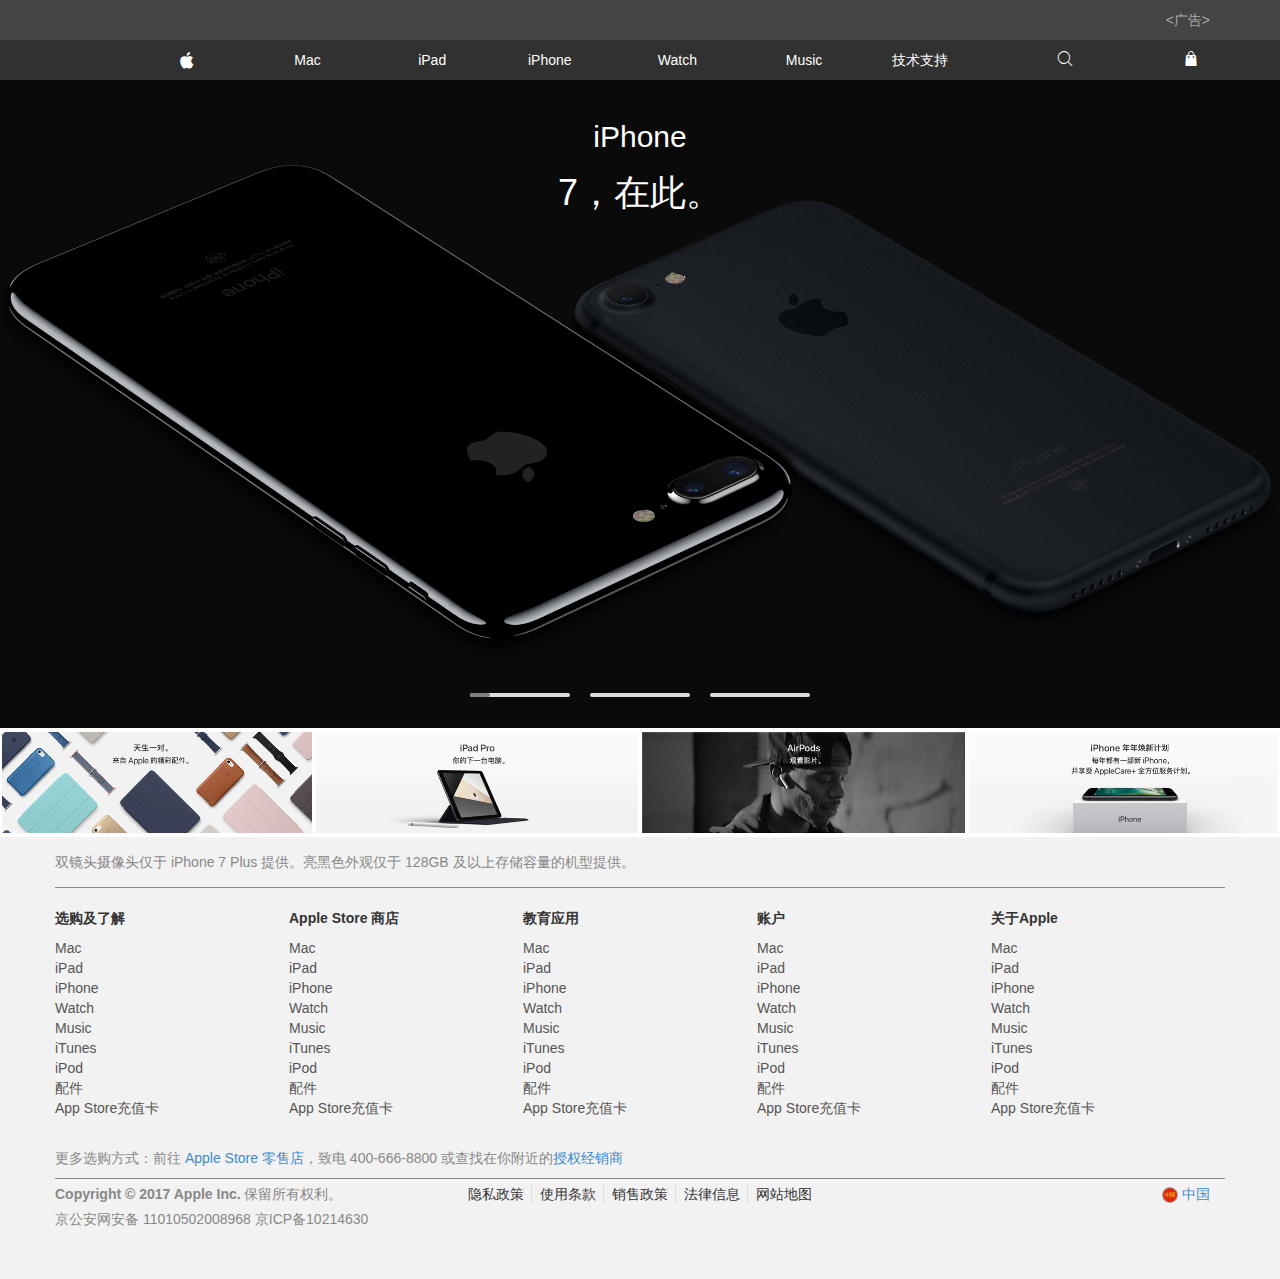
<file: apple/index.html>
<!doctype html>
<html lang="en">
<head>
    <meta charset="UTF-8">
    <meta http-equiv="X-UA-Compatible" content="IE=edge">
    <meta name="viewport" content="width=device-width, initial-scale=1, maximum-scale=1, user-scalable=no">
    <title>apple(中国)官方网站</title>
    <link rel="stylesheet" href="css/bootstrap.min.css">
    <link rel="stylesheet" href="css/style.css">
    <link rel="stylesheet" href="css/iconfont.css">
    <script src="js/jquery-2.2.3.min.js"></script>
    <script src="js/bootstrap.min.js"></script>
    <script src="js/common.js"></script>
</head>

<body>
    <div class="up_nav">
        <div class="container" style="line-height:40px;">
            <广告>
        </div>
    </div>
    
    <div class="nav">
        <div class="container">
            <ul class="nav_ul">
                <li><a class="iconfont icon-pingguo icon_color_white" href="index.html"></a></li>
                <li><a class="icon_color_white" href="Mac.html">Mac</a></li>
                <li><a class="icon_color_white" href="iPad.html">iPad</a></li>
                <li><a class="icon_color_white" href="iPhone.html">iPhone</a></li>
                <li><a class="icon_color_white" href="Watch.html">Watch</a></li>
                <li><a class="icon_color_white" href="Music.html">Music</a></li>
                <li><a class="icon_color_white" href="#">技术支持</a></li>
                <li><a class="iconfont icon-sousuo icon_color_white" href="#"></a></li>
                <li><a class="iconfont icon-gouwudai icon_color_white" href="#"></a></li>
            </ul>
        </div>
    </div><!-- 导航结束 -->

    <!-- 轮播开始 -->
    <div class="silder" style="overflow:hidden">
        <ul class="silder_ul1">
            <li class="ul1_bg1" style="display:block">
                <div class="bg1_font"><h2>iPhone</h2><h1>7，在此。</h1></div>
            </li>
            <li class="ul1_bg2">
                <div class="bg2_font">
                    <p>
                    <b style="font-size: 2.143rem;"><span class="iconfont icon-pingguo" style="font-size: 2rem;"></span>WATCH</b>
                    </p>
                    <p>
                        SERIES 2
                    </p>
                </div>
                <div class="bg2_font2">
                    Series 2 新登场。
                </div>
            </li>
            <li class="ul1_bg3">
                <div class="bg1_font"><h2>MacBook Pro</h2><h1>一身才华，一触，即发。</h1></div>
            </li>
        </ul>
        <ul class="silder_ul2">
            <li><p></p></li>
            <li><p></p></li>
            <li><p></p></li>
        </ul>
    </div>
    <!-- 轮播结束 -->
    

    <div class="row_under" style="overflow:hidden">
        <div class="row">
            <div class="col-lg-3" style="padding:0;border:2px solid #fff"><img src="images/row_1.jpg" style="width:100%;max-width:100%;" alt=""></div>
            <div class="col-lg-3" style="padding:0;border:2px solid #fff"><img src="images/row_2.jpg" style="width:100%;max-width:100%;" alt=""></div>
            <div class="col-lg-3" style="padding:0;border:2px solid #fff"><img src="images/row_3.jpg" style="width:100%;max-width:100%;" alt=""></div>
            <div class="col-lg-3" style="padding:0;border:2px solid #fff"><img src="images/row_4.jpg" style="width:100%;max-width:100%;" alt=""></div>
        </div>
    </div>

    <div class="bottom" style="overflow:hidden">
        <div class="container" style="padding:15px 15px;border-bottom:1px solid #888888">
            <div class="row" style="color:#888888">双镜头摄像头仅于 iPhone 7 Plus 提供。亮黑色外观仅于 128GB 及以上存储容量的机型提供。</div>
        </div>
        <div class="container" style="padding:20px 0">
            <ul class="bottom_ul1">
                <li>
                    <p><b>选购及了解</b></p>
                    <ul class="ul_ul">
                        <li><a href="#">Mac</a></li>
                        <li><a href="#">iPad</a></li>
                        <li><a href="#">iPhone</a></li>
                        <li><a href="#">Watch</a></li>
                        <li><a href="#">Music</a></li>
                        <li><a href="#">iTunes</a></li>
                        <li><a href="#">iPod</a></li>
                        <li><a href="#">配件</a></li>
                        <li><a href="#">App Store充值卡</a></li>
                    </ul>    
                </li>
                <li>
                    <p><b>Apple Store 商店</b></p>
                    <ul class="ul_ul">
                       <li><a href="#">Mac</a></li>
                        <li><a href="#">iPad</a></li>
                        <li><a href="#">iPhone</a></li>
                        <li><a href="#">Watch</a></li>
                        <li><a href="#">Music</a></li>
                        <li><a href="#">iTunes</a></li>
                        <li><a href="#">iPod</a></li>
                        <li><a href="#">配件</a></li>
                        <li><a href="#">App Store充值卡</a></li>
                    </ul>    
                </li>
                <li>
                    <p><b>教育应用</b></p>
                    <ul class="ul_ul">
                        <li><a href="#">Mac</a></li>
                        <li><a href="#">iPad</a></li>
                        <li><a href="#">iPhone</a></li>
                        <li><a href="#">Watch</a></li>
                        <li><a href="#">Music</a></li>
                        <li><a href="#">iTunes</a></li>
                        <li><a href="#">iPod</a></li>
                        <li><a href="#">配件</a></li>
                        <li><a href="#">App Store充值卡</a></li>
                    </ul>    
                </li>
                <li>
                    <p><b>账户</b></p>
                    <ul class="ul_ul">
                        <li><a href="#">Mac</a></li>
                        <li><a href="#">iPad</a></li>
                        <li><a href="#">iPhone</a></li>
                        <li><a href="#">Watch</a></li>
                        <li><a href="#">Music</a></li>
                        <li><a href="#">iTunes</a></li>
                        <li><a href="#">iPod</a></li>
                        <li><a href="#">配件</a></li>
                        <li><a href="#">App Store充值卡</a></li>
                    </ul>    
                </li>
                <li>
                    <p><b>关于Apple</b></p>
                    <ul class="ul_ul">
                        <li><a href="#">Mac</a></li>
                        <li><a href="#">iPad</a></li>
                        <li><a href="#">iPhone</a></li>
                        <li><a href="#">Watch</a></li>
                        <li><a href="#">Music</a></li>
                        <li><a href="#">iTunes</a></li>
                        <li><a href="#">iPod</a></li>
                        <li><a href="#">配件</a></li>
                        <li><a href="#">App Store充值卡</a></li>
                    </ul>    
                </li>
            </ul>
        </div>

        <div class="container" style="padding:10px 0;border-bottom:1px solid #888888;color:#888888">
        更多选购方式：前往 <a href="#">Apple Store 零售店</a>，致电 400-666-8800 或查找在你附近的<a href="#">授权经销商</a>
        </div>

        <div class="container">
            <div class="row" style="padding:5px 0;">
                <div class="col-lg-4 col-md-12 col-sm-12 col-xs-12" style="padding:0;color:#888888">
                <b>Copyright © 2017 Apple Inc.</b> 保留所有权利。
                </div>
                <div class="col-lg-4 col-md-10 col-sm-10 col-xs-10">
                    <ul class="end_ul">
                        <li><a href="#">隐私政策</a></li>
                        <li><a href="#">使用条款</a></li>
                        <li><a href="#">销售政策</a></li>
                        <li><a href="#">法律信息</a></li>
                        <li style="border:0;"><a href="#">网站地图</a></li>
                    </ul>
                </div>
                <div class="col-lg-4 col-md-2 col-sm-2 col-xs-2 text-right">
                    <img src="images/china.png" alt="中国">
                    <a href="#">中国</a>
                </div>
            </div>
            <div class="row" style="color:#888888">
                京公安网安备 11010502008968 <a href="#" style="color:#888888">京ICP备10214630</a>
            </div>
        </div>

    </div>
   



<script>
    $(function(){
        var li1=$('.silder_ul1 li');
        var li2=$('.silder_ul2 li');
        var i=0;
        function autoplay(){
        li2.eq(i).find('p').animate({width:'100%'},2500,function(){
            li2.find('p').css('width','0');
            i++;
            if(i>2){
                i=0;
            }
        });
        li1.eq(i).show().siblings().hide();
}
    autoplay();
    setInterval(function(){
    autoplay();
    }, 2500);

    })
    

</script>
</body>
</html>
</file>
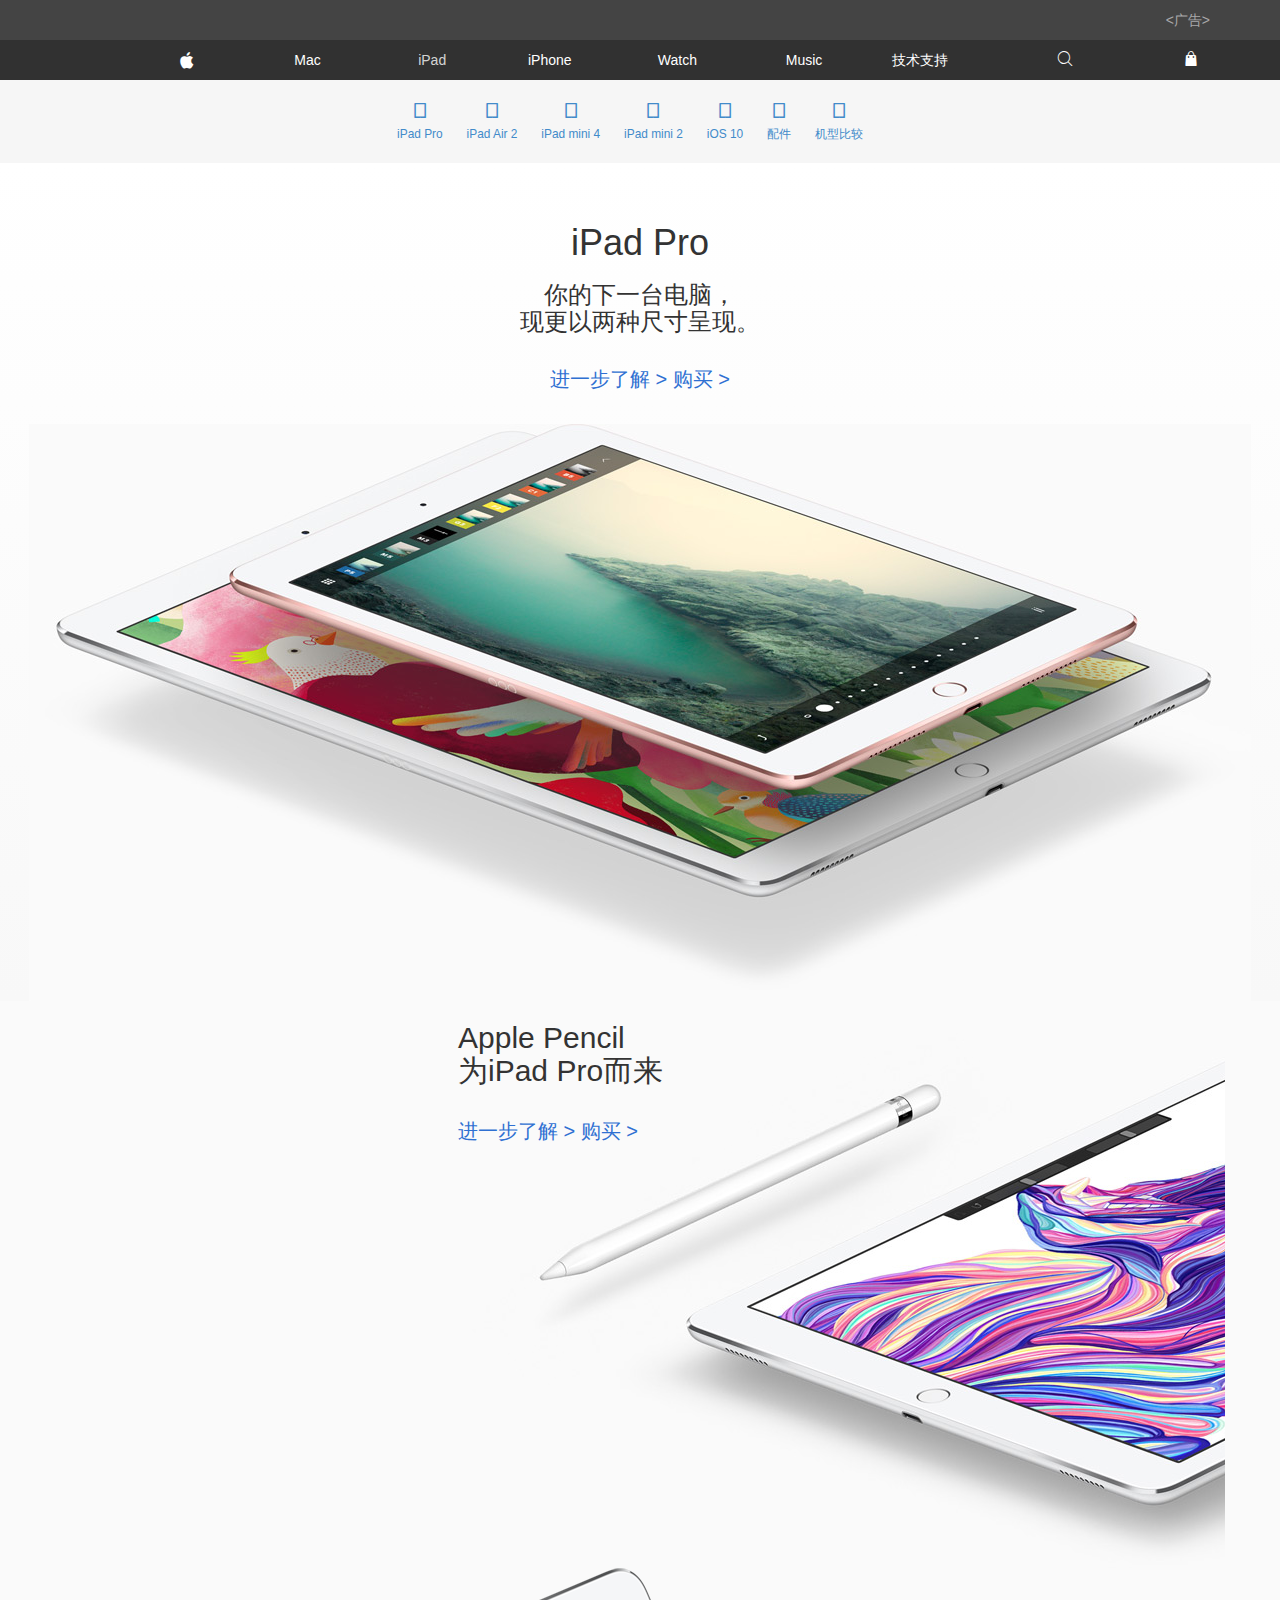
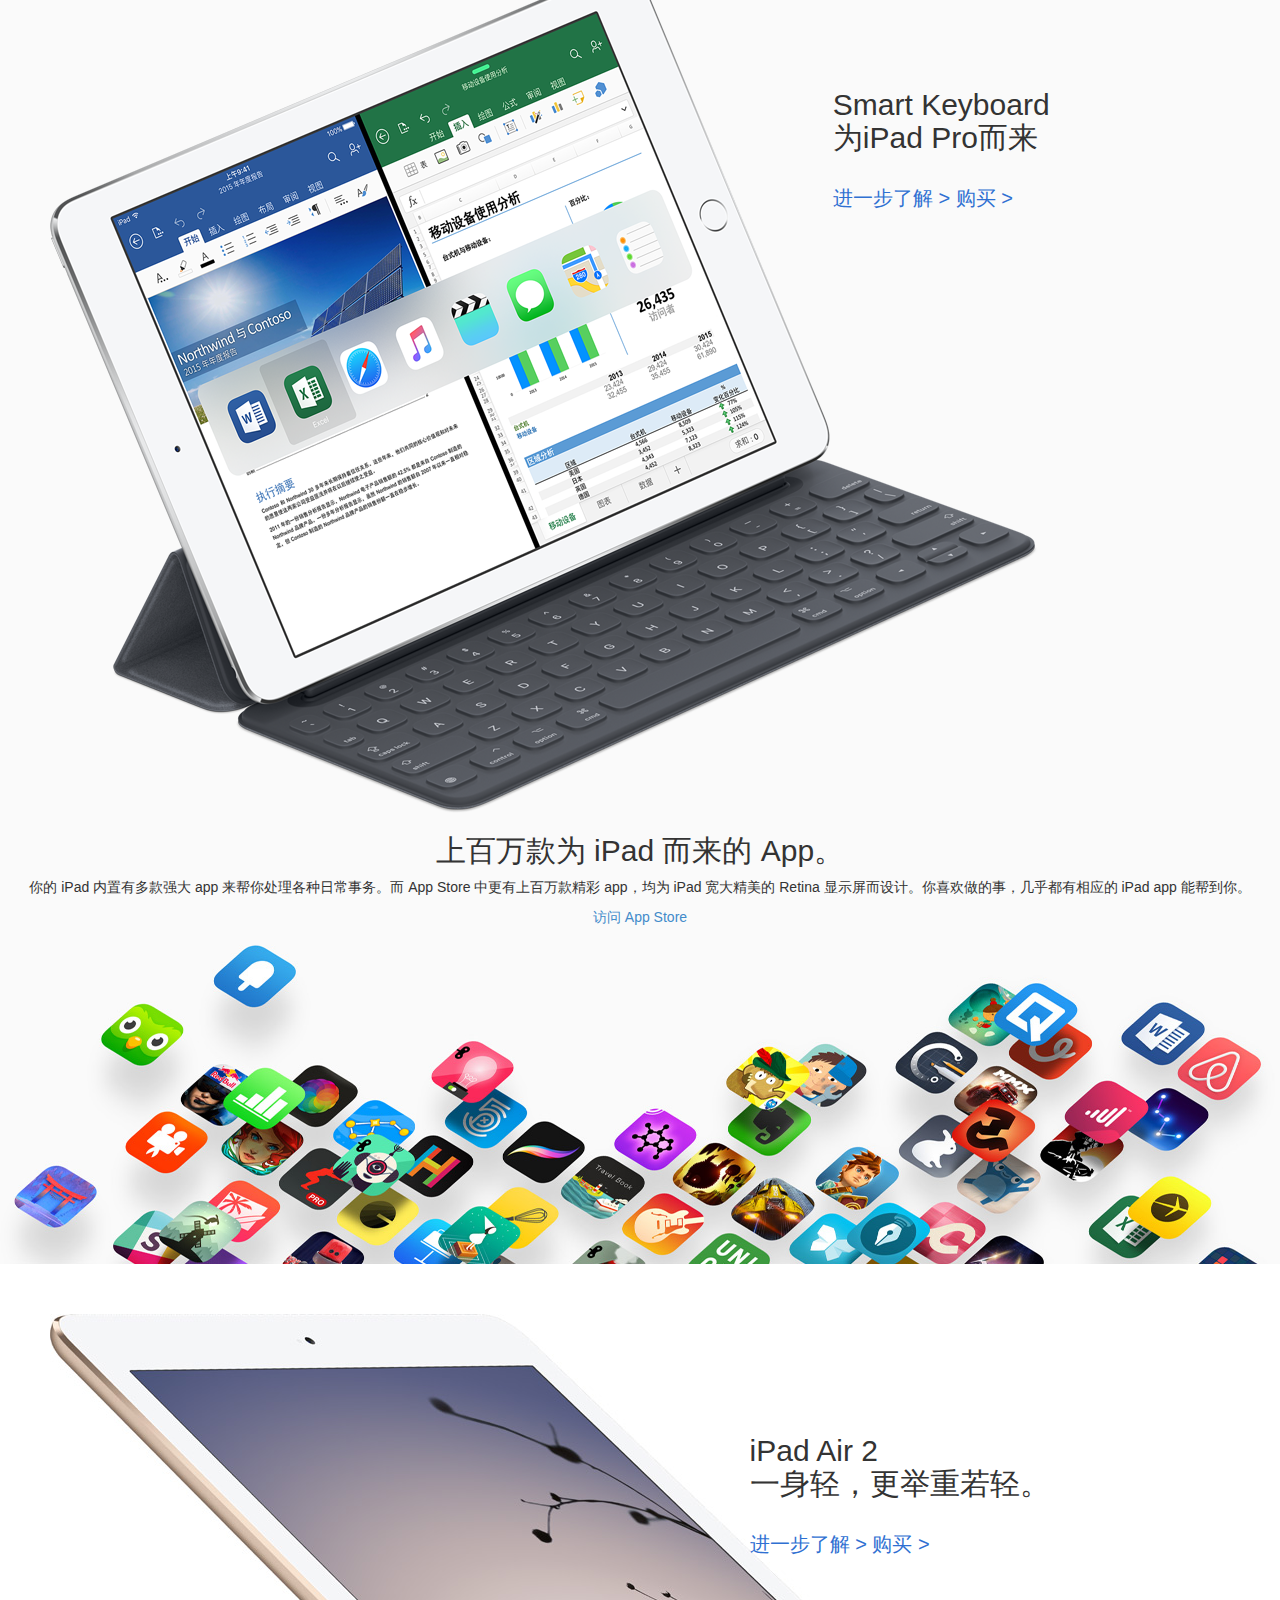
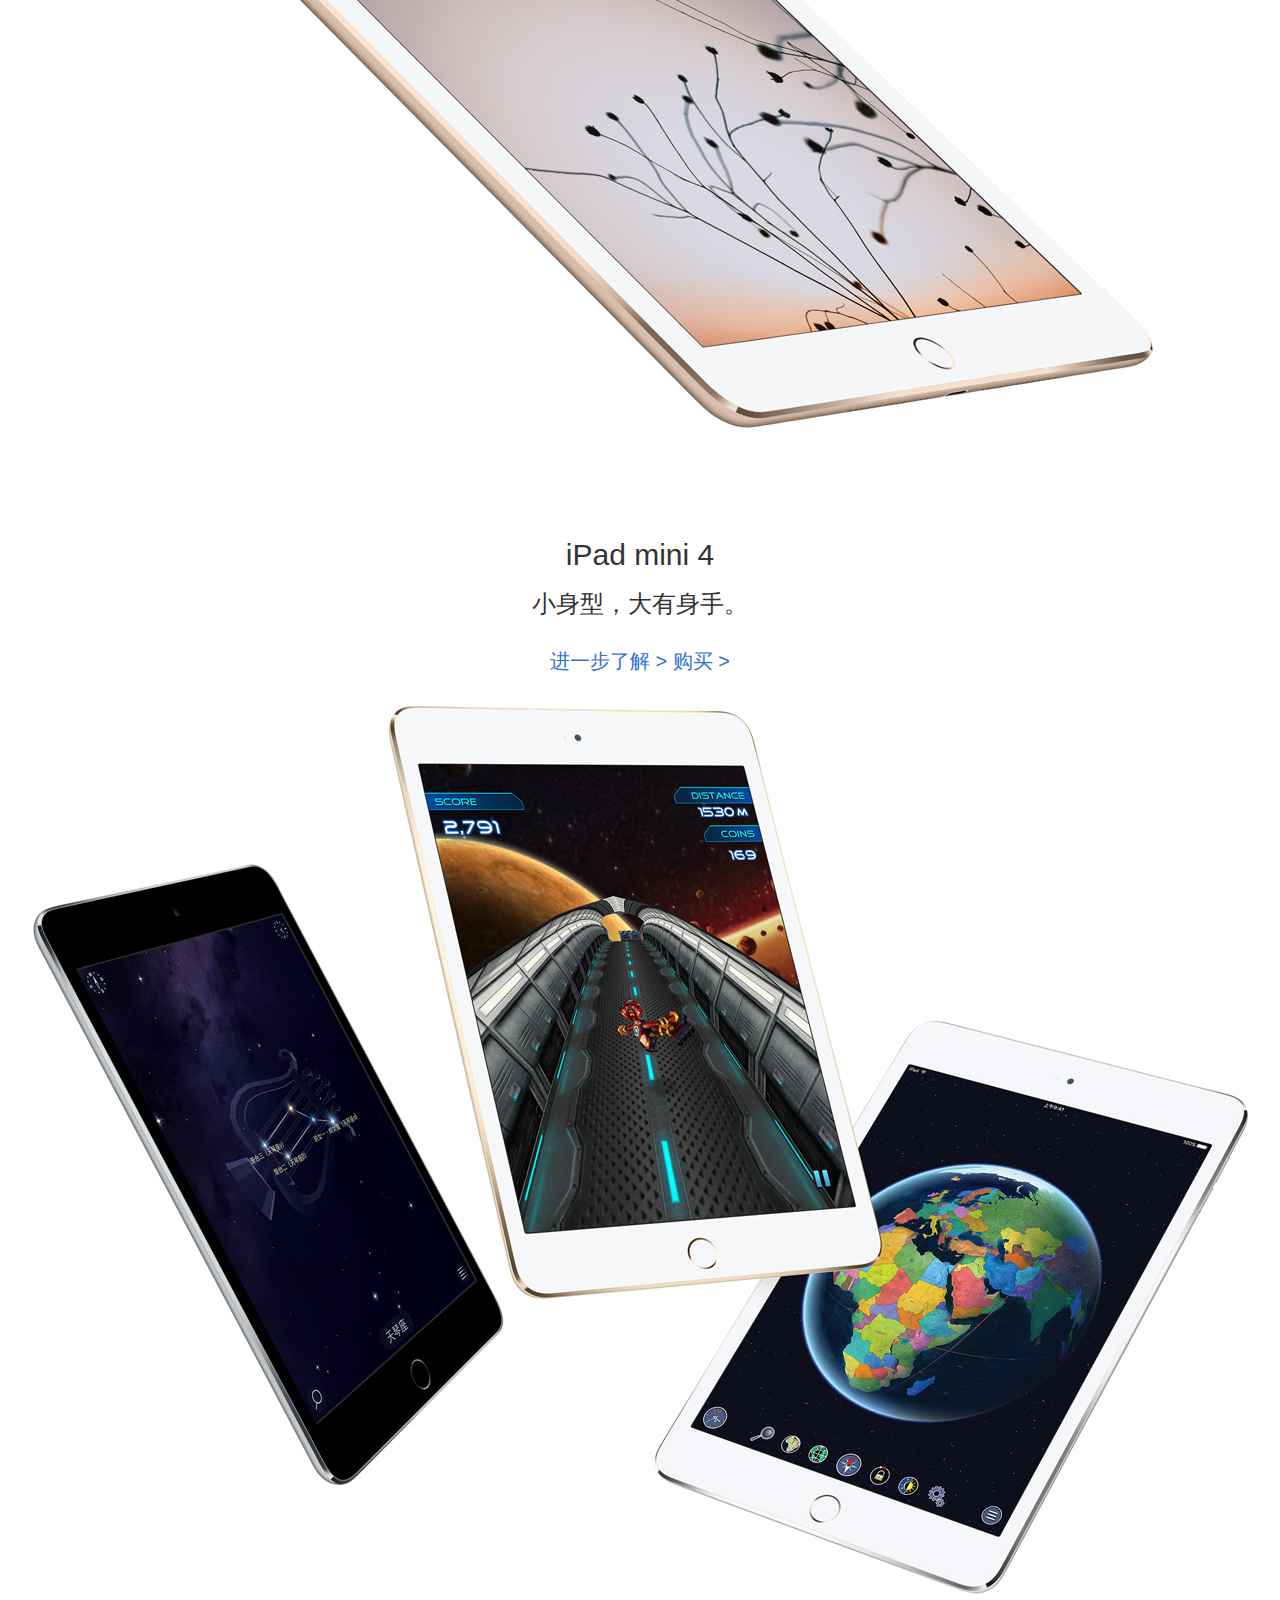
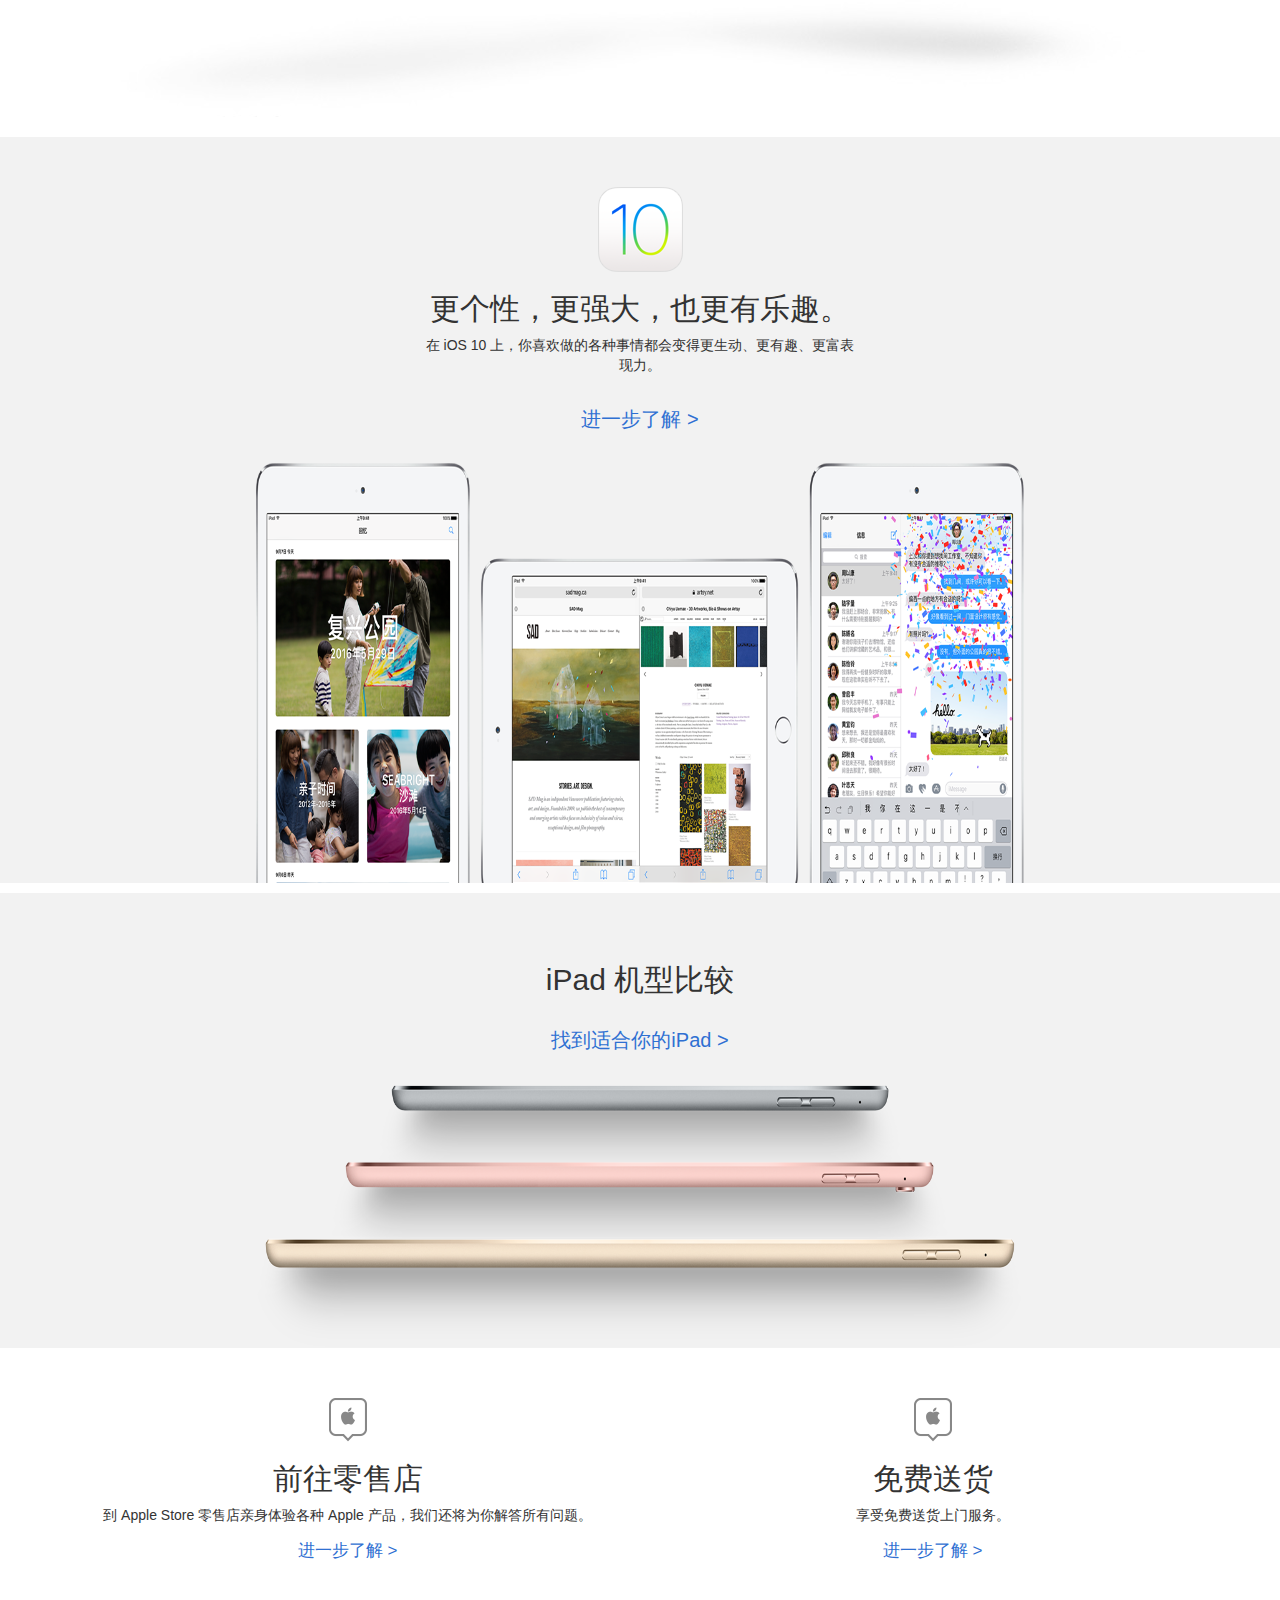
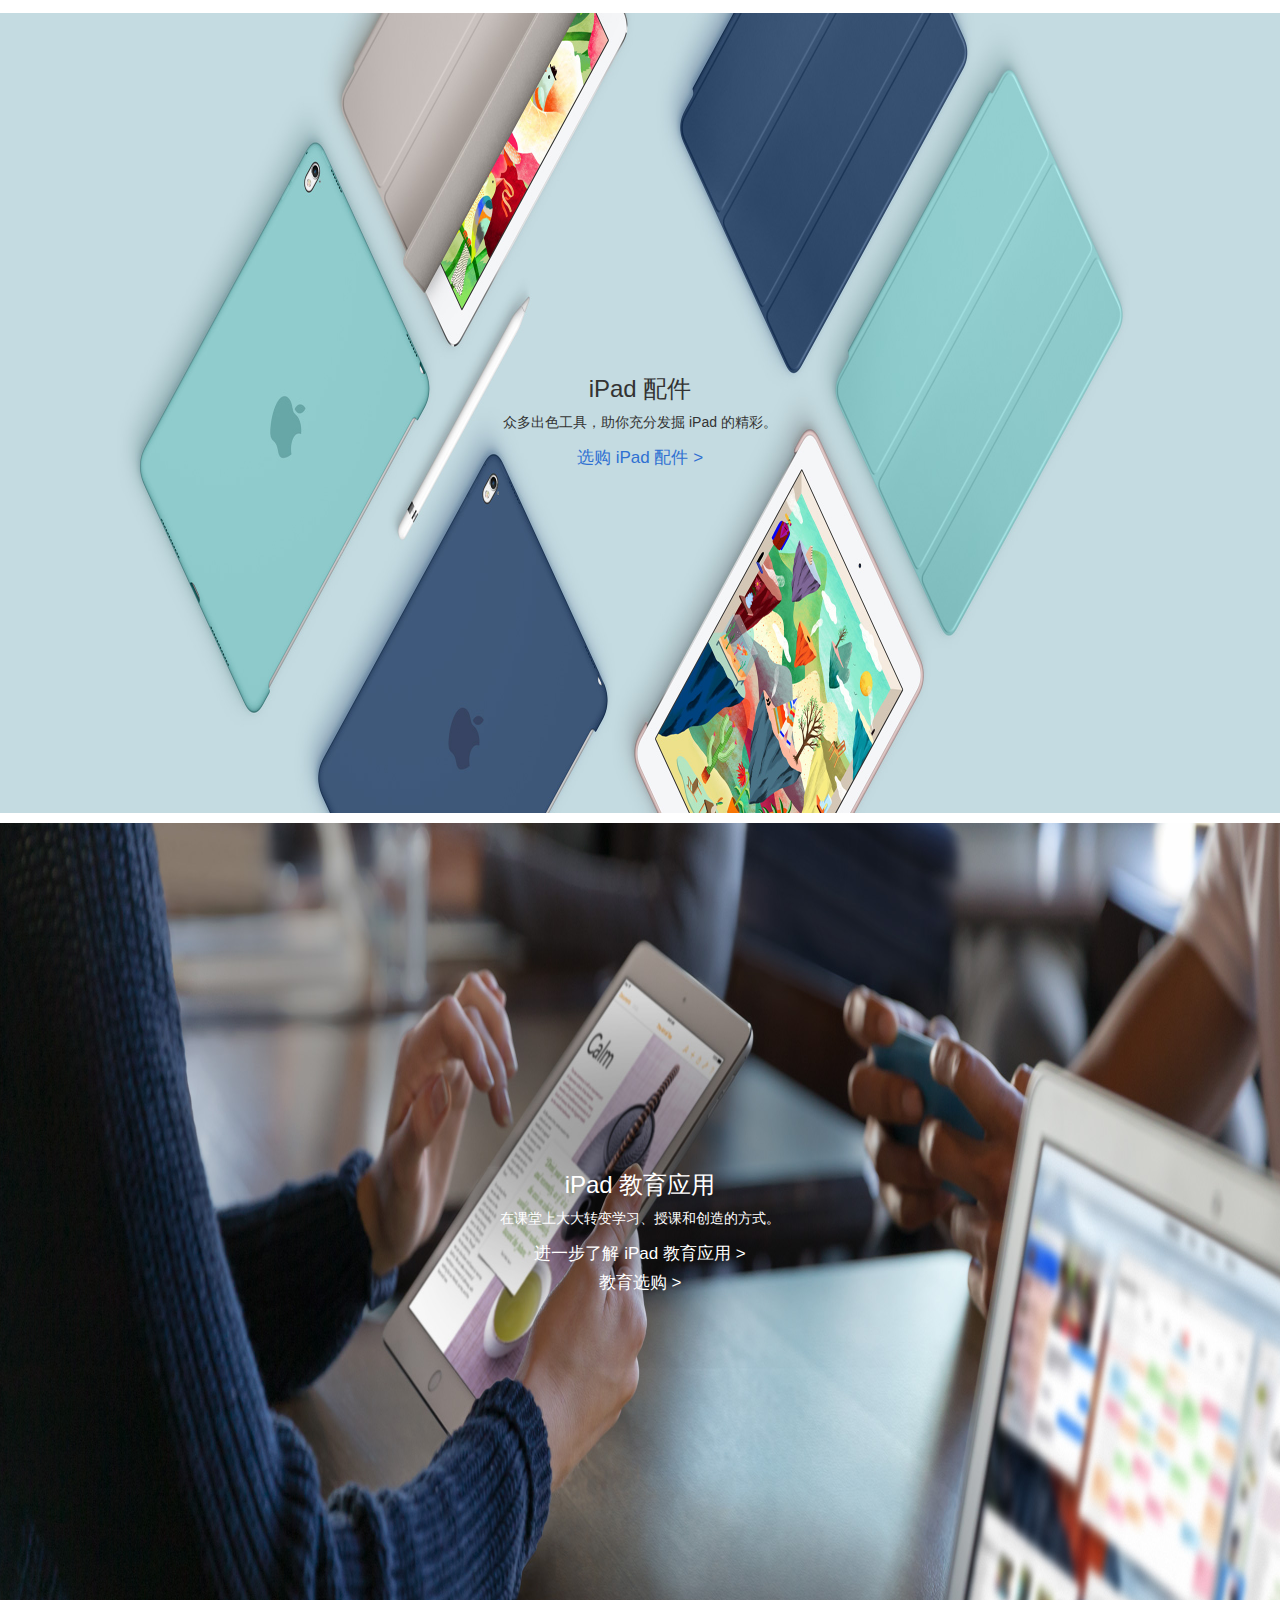
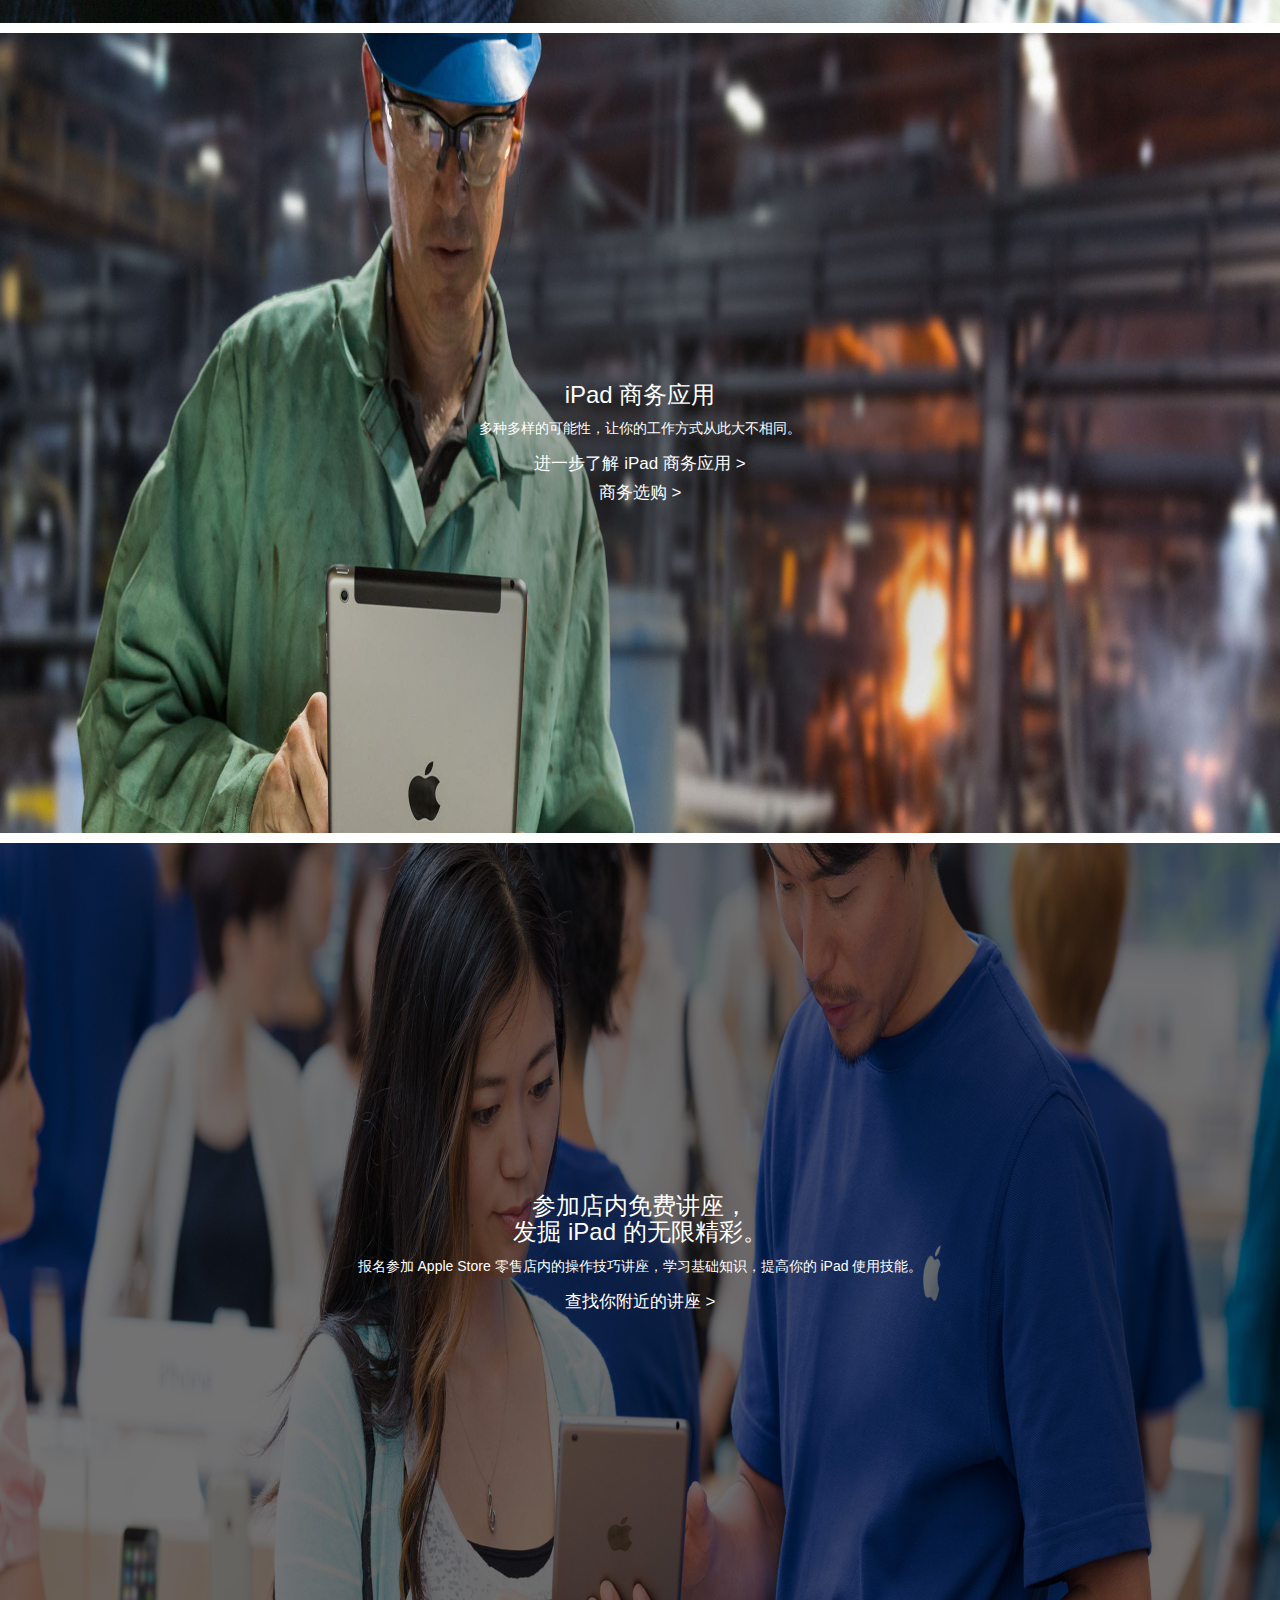
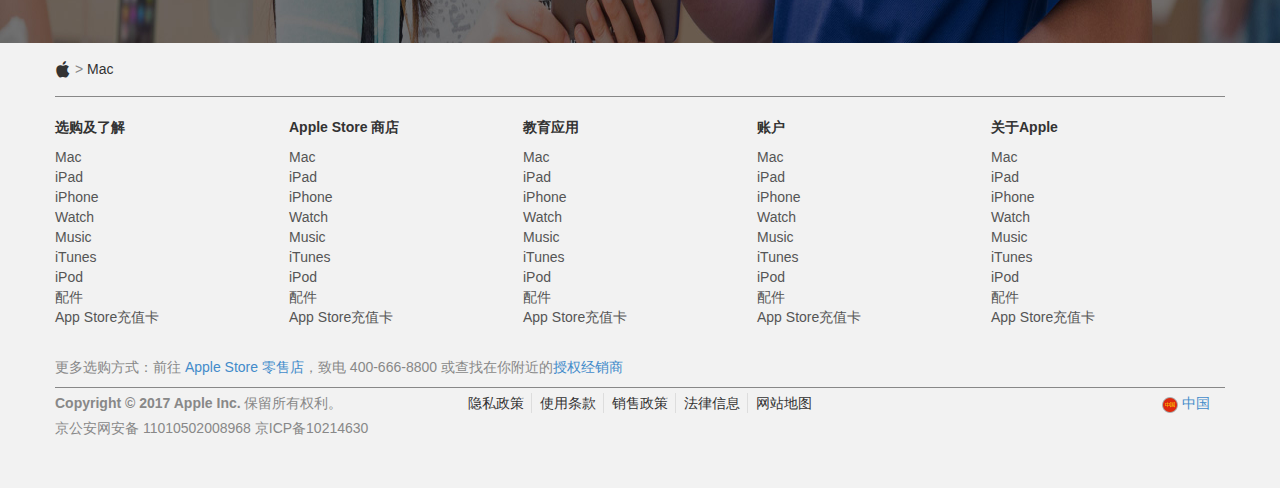
<file: apple/iPad.html>
<!doctype html>
<html lang="en">
<head>
    <meta charset="UTF-8">
    <meta http-equiv="X-UA-Compatible" content="IE=edge">
    <meta name="viewport" content="width=device-width, initial-scale=1, maximum-scale=1, user-scalable=no">
    <title>iPad - apple(中国)</title>
    <link rel="stylesheet" href="css/bootstrap.min.css">
    <link rel="stylesheet" href="css/style.css">
    <link rel="stylesheet" href="css/iconfont.css">
    <script src="js/jquery-2.2.3.min.js"></script>
    <script src="js/bootstrap.min.js"></script>
    <script src="js/common.js"></script>
</head>
<body>
    <div class="up_nav">
        <div class="container" style="line-height:40px;">
            <广告>
        </div>
    </div>
    
    <div class="nav">
        <div class="container">
            <ul class="nav_ul">
                <li><a class="iconfont icon-pingguo icon_color_white" href="index.html"></a></li>
                <li><a class="icon_color_white" href="Mac.html">Mac</a></li>
                <li><a class="icon_color_white" style="color:rgba(255,255,255,0.8)" href="iPad.html">iPad</a></li>
                <li><a class="icon_color_white" href="iPhone.html">iPhone</a></li>
                <li><a class="icon_color_white" href="Watch.html">Watch</a></li>
                <li><a class="icon_color_white" href="#">Music</a></li>
                <li><a class="icon_color_white" href="#">技术支持</a></li>
                <li><a class="iconfont icon-sousuo icon_color_white" href="#"></a></li>
                <li><a class="iconfont icon-gouwudai icon_color_white" href="#"></a></li>
            </ul>
        </div>
    </div><!-- 导航结束 -->


    <div class="Mac_photo">
        
        <div class="container text-center">
            <div class="inlin">
                <a href="#">
                <span class="iconfont icon-ipad"></span><br>
                <small>iPad Pro</small>
                </a>
            </div>
            <div class="inlin">
                <a href="#">
                    <span class="iconfont icon-ipad"></span><br>
                    <small>iPad Air 2</small>
                </a>
            </div>
            <div class="inlin">
                <a href="#">
                <span class="iconfont icon-ipad"></span><br>
                <small>iPad mini 4</small>
                </a>
            </div>
            <div class="inlin">
                <a href="#">
                <span class="iconfont icon-ipad"></span><br>
                <small>iPad mini 2</small>
                </a>
            </div>
            <div class="inlin">
                <a href="#">
                <span class="iconfont icon-ipad"></span><br>
                <small>iOS 10</small>
                </a>
            </div>
            <div class="inlin">
                <a href="#">
                <span class="iconfont icon-ipad"></span><br>
                <small>配件</small>
                </a>
            </div>
            <div class="inlin">
                <a href="#">
                <span class="iconfont icon-ipad"></span><br>
                <small>机型比较</small>
                </a>
            </div>
        </div>

    </div>


    <div class="Mac_1" style="padding-bottom:0;">
            <div class="Mac_1_font text-center">
                <h1>
                    iPad Pro
                </h1>
                <h3>
                   你的下一台电脑，<br>
                   现更以两种尺寸呈现。
                </h3>
                <p style="padding:20px 0"><a class="font_20" href="#">进一步了解 > </a>  <a class="font_20" href="#">购买 > </a></p>
            <img src="images/ipad1.jpg" alt="">
            </div>
    </div>

    <div class="ipad">
        <div class="container" style="overflow:hidden">
            <div class="row">
                
                <div class="col-lg-8 text-left col-lg-offset-4 pht">
                    <div class="pht_re">
                    <h2>
                        Apple Pencil <br>
                        为iPad Pro而来
                    </h2>
                    <p style="padding:20px 0"><a class="font_20" href="#">进一步了解 > </a>  <a class="font_20" href="#">购买 > </a></p>
                    </div>

                    <img src="images/ipad2.jpg" alt=""></div>
            </div>
        </div>
    </div>

    <div class="ipad text-left pht2" style="padding:0 50px;overflow:hidden">
            
                <div class="pht_re2">
                <h2>
                    Smart Keyboard<br>
                    为iPad Pro而来
                </h2>
                <p style="padding:20px 0"><a class="font_20" href="#">进一步了解 > </a>  <a class="font_20" href="#">购买 > </a></p>
                </div>

                <img src="images/ipad3.png" alt="">
    </div>

    <div class="ipad ipad_img text-center" style="overflow:hidden;">
        <h2>上百万款为 iPad 而来的 App。</h2>
        <p>
            你的 iPad 内置有多款强大 app 来帮你处理各种日常事务。而 App Store 中更有上百万款精彩 app，均为 iPad 宽大精美的 Retina 显示屏而设计。你喜欢做的事，几乎都有相应的 iPad app 能帮到你。
        </p>
        <a href="#">访问 App Store</a>
    </div>


    <div class="ipad_no text-left" style="padding:0 50px;overflow:hidden">
            
                <div class="pht_re2">
                <h2>
                   iPad Air 2<br>
                    一身轻，更举重若轻。
                </h2>
                <p style="padding:20px 0"><a class="font_20" href="#">进一步了解 > </a>  <a class="font_20" href="#">购买 > </a></p>
                </div>

                <img src="images/ipad5.jpg" alt="">
    </div>

    <div class="ipad_2" style="overflow:hidden">
            <div class="Mac_1_font text-center">
                <h2>
                    iPad mini 4
                </h2>
                <h3>
                   小身型，大有身手。
                </h3>
                <p style="padding:20px 0"><a class="font_20" href="#">进一步了解 > </a>  <a class="font_20" href="#">购买 > </a></p>
            <img src="images/ipad6.jpg" alt="">
            </div>
    </div>


    <div class="ipad_3 text-center" style="overflow:hidden">
        <div>
            <img src="images/icon_ios10_large.png" alt="">
            <h2>更个性，更强大，也更有乐趣。</h2>
            <p>在 iOS 10 上，你喜欢做的各种事情都会变得更生动、更有趣、更富表<br>现力。</p>
             <p style="padding:20px 0"><a class="font_20" href="#">进一步了解 > </a></p>
        </div>
        <figure class="ipad3_bg"></figure>
        
    </div>
    
    <div class="ipad_3 text-center" style="margin-bottom:0;overflow:hidden">
        <div>
            <h2>iPad 机型比较</h2>
             <p style="padding:20px 0"><a class="font_20" href="#">找到适合你的iPad > </a></p>
        </div>
        <figure class="ipad4_bg"></figure>
        
    </div>


    <div class="container" style="padding:50px 15px;overflow:hidden">
        <div class="row">
            <div class="col-lg-6 text-center">
                <img src="images/lingshou.png" alt="">
                <h2>前往零售店</h2>
                <p>到 Apple Store 零售店亲身体验各种 Apple 产品，我们还将为你解答所有问题。</p>
                <a class="font_20" href="#"><small>进一步了解 > </small></a>
            </div>
            <div class="col-lg-6 text-center">
                <img src="images/lingshou.png" alt="">
                <h2>免费送货</h2>
                <p>享受免费送货上门服务。</p>
                <a class="font_20" href="#"><small>进一步了解 > </small></a>
            </div>
        </div>
    </div>

    <section>
        <figure class="bg ipad5_bg bot_10" style="overflow:hidden">
            <div class="text-center">
                <h3>iPad 配件</h3>
                <p>众多出色工具，助你充分发掘 iPad 的精彩。</p>
                <a class="font_20" href="#"><small>选购 iPad 配件 > </small></a>
            </div>
        </figure>

    </section>

    <section>
        <figure class="bg ipad6_bg bot_10" style="overflow:hidden">
            <div class="text-center color_white">
                <h3>iPad 教育应用</h3>
                <p>在课堂上大大转变学习、授课和创造的方式。</p>
                <a class="font_20 color_white" href="#"><small>进一步了解 iPad 教育应用 > </small></a><br>
                <a class="font_20 color_white" href="#"><small>教育选购 > </small></a>
            </div>
        </figure>

    </section>

     <section>
        <figure class="bg ipad7_bg bot_10" style="overflow:hidden">
            <div class="text-center color_white">
                <h3>iPad 商务应用</h3>
                <p>多种多样的可能性，让你的工作方式从此大不相同。</p>
                <a class="font_20 color_white" href="#"><small>进一步了解 iPad 商务应用 > </small></a><br>
                <a class="font_20 color_white" href="#"><small>商务选购 > </small></a>
            </div>
        </figure>

    </section>

    <section>
        <figure class="bg ipad8_bg" style="overflow:hidden">
            <div class="text-center color_white">
                <h3>
                参加店内免费讲座，<br>
                发掘 iPad 的无限精彩。        
                </h3>
                <p>报名参加 Apple Store 零售店内的操作技巧讲座，学习基础知识，提高你的 iPad 使用技能。</p>
                <a class="font_20 color_white" href="#"><small>查找你附近的讲座 > </small></a>
            </div>
        </figure>

    </section>

    <div class="bottom" style="overflow:hidden">
            <div class="container" style="padding:15px 15px;border-bottom:1px solid #888888">
                <div class="row">
                    <span class="iconfont icon-pingguo" style="color:#333"></span> <span style="color:#888888">></span> Mac
                </div>
            </div>
            <div class="container" style="padding:20px 0">
                <ul class="bottom_ul1">
                    <li>
                        <p><b>选购及了解</b></p>
                        <ul class="ul_ul">
                            <li><a href="#">Mac</a></li>
                            <li><a href="#">iPad</a></li>
                            <li><a href="#">iPhone</a></li>
                            <li><a href="#">Watch</a></li>
                            <li><a href="#">Music</a></li>
                            <li><a href="#">iTunes</a></li>
                            <li><a href="#">iPod</a></li>
                            <li><a href="#">配件</a></li>
                            <li><a href="#">App Store充值卡</a></li>
                        </ul>    
                    </li>
                    <li>
                        <p><b>Apple Store 商店</b></p>
                        <ul class="ul_ul">
                           <li><a href="#">Mac</a></li>
                            <li><a href="#">iPad</a></li>
                            <li><a href="#">iPhone</a></li>
                            <li><a href="#">Watch</a></li>
                            <li><a href="#">Music</a></li>
                            <li><a href="#">iTunes</a></li>
                            <li><a href="#">iPod</a></li>
                            <li><a href="#">配件</a></li>
                            <li><a href="#">App Store充值卡</a></li>
                        </ul>    
                    </li>
                    <li>
                        <p><b>教育应用</b></p>
                        <ul class="ul_ul">
                            <li><a href="#">Mac</a></li>
                            <li><a href="#">iPad</a></li>
                            <li><a href="#">iPhone</a></li>
                            <li><a href="#">Watch</a></li>
                            <li><a href="#">Music</a></li>
                            <li><a href="#">iTunes</a></li>
                            <li><a href="#">iPod</a></li>
                            <li><a href="#">配件</a></li>
                            <li><a href="#">App Store充值卡</a></li>
                        </ul>    
                    </li>
                    <li>
                        <p><b>账户</b></p>
                        <ul class="ul_ul">
                            <li><a href="#">Mac</a></li>
                            <li><a href="#">iPad</a></li>
                            <li><a href="#">iPhone</a></li>
                            <li><a href="#">Watch</a></li>
                            <li><a href="#">Music</a></li>
                            <li><a href="#">iTunes</a></li>
                            <li><a href="#">iPod</a></li>
                            <li><a href="#">配件</a></li>
                            <li><a href="#">App Store充值卡</a></li>
                        </ul>    
                    </li>
                    <li>
                        <p><b>关于Apple</b></p>
                        <ul class="ul_ul">
                            <li><a href="#">Mac</a></li>
                            <li><a href="#">iPad</a></li>
                            <li><a href="#">iPhone</a></li>
                            <li><a href="#">Watch</a></li>
                            <li><a href="#">Music</a></li>
                            <li><a href="#">iTunes</a></li>
                            <li><a href="#">iPod</a></li>
                            <li><a href="#">配件</a></li>
                            <li><a href="#">App Store充值卡</a></li>
                        </ul>    
                    </li>
                </ul>
            </div>

            <div class="container" style="padding:10px 0;border-bottom:1px solid #888888;color:#888888">
            更多选购方式：前往 <a href="#">Apple Store 零售店</a>，致电 400-666-8800 或查找在你附近的<a href="#">授权经销商</a>
            </div>

            <div class="container">
                <div class="row" style="padding:5px 0;">
                    <div class="col-lg-4 col-md-12 col-sm-12 col-xs-12" style="padding:0;color:#888888">
                    <b>Copyright © 2017 Apple Inc.</b> 保留所有权利。
                    </div>
                    <div class="col-lg-4 col-md-10 col-sm-10 col-xs-10">
                        <ul class="end_ul">
                            <li><a href="#">隐私政策</a></li>
                            <li><a href="#">使用条款</a></li>
                            <li><a href="#">销售政策</a></li>
                            <li><a href="#">法律信息</a></li>
                            <li style="border:0;"><a href="#">网站地图</a></li>
                        </ul>
                    </div>
                    <div class="col-lg-4 col-md-2 col-sm-2 col-xs-2 text-right">
                        <img src="images/china.png" alt="中国">
                        <a href="#">中国</a>
                    </div>
                </div>
                <div class="row" style="color:#888888">
                    京公安网安备 11010502008968 <a href="#" style="color:#888888">京ICP备10214630</a>
                </div>
            </div>

        </div>







</body>
</html>
</file>
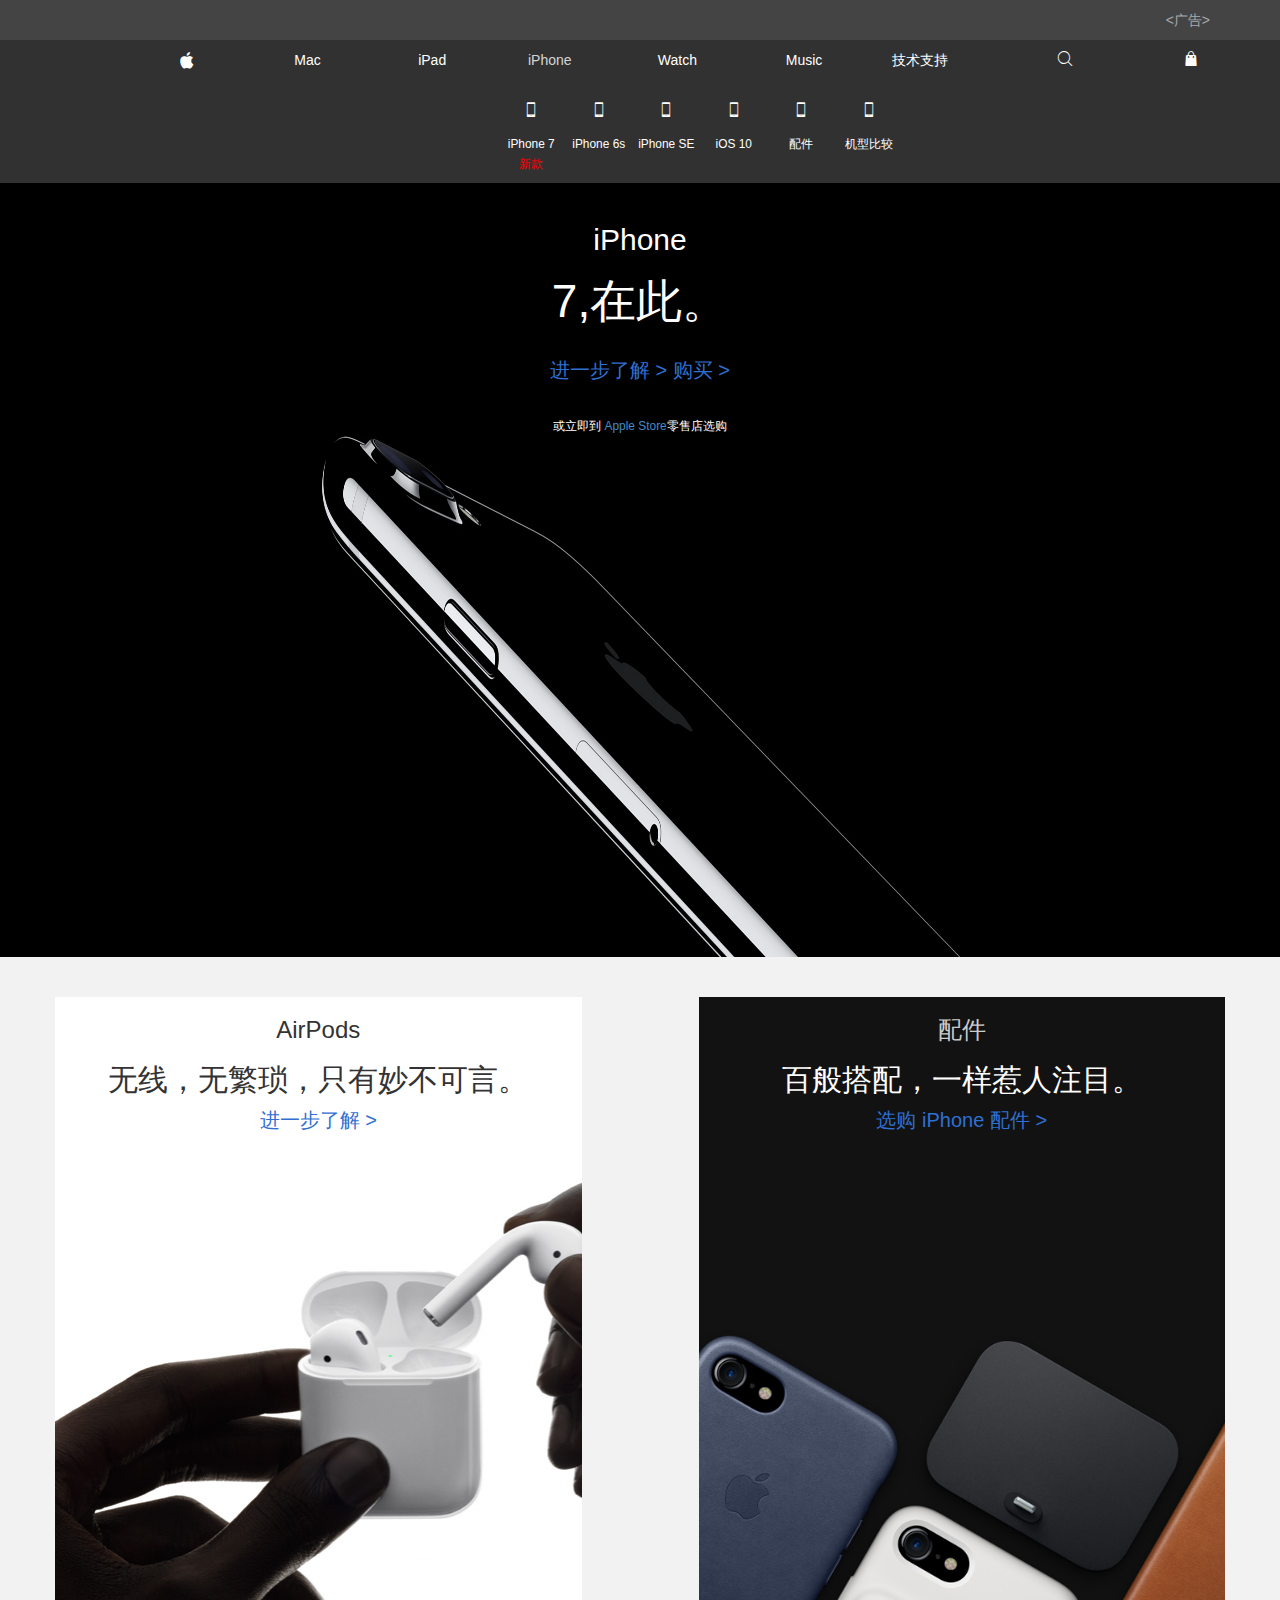
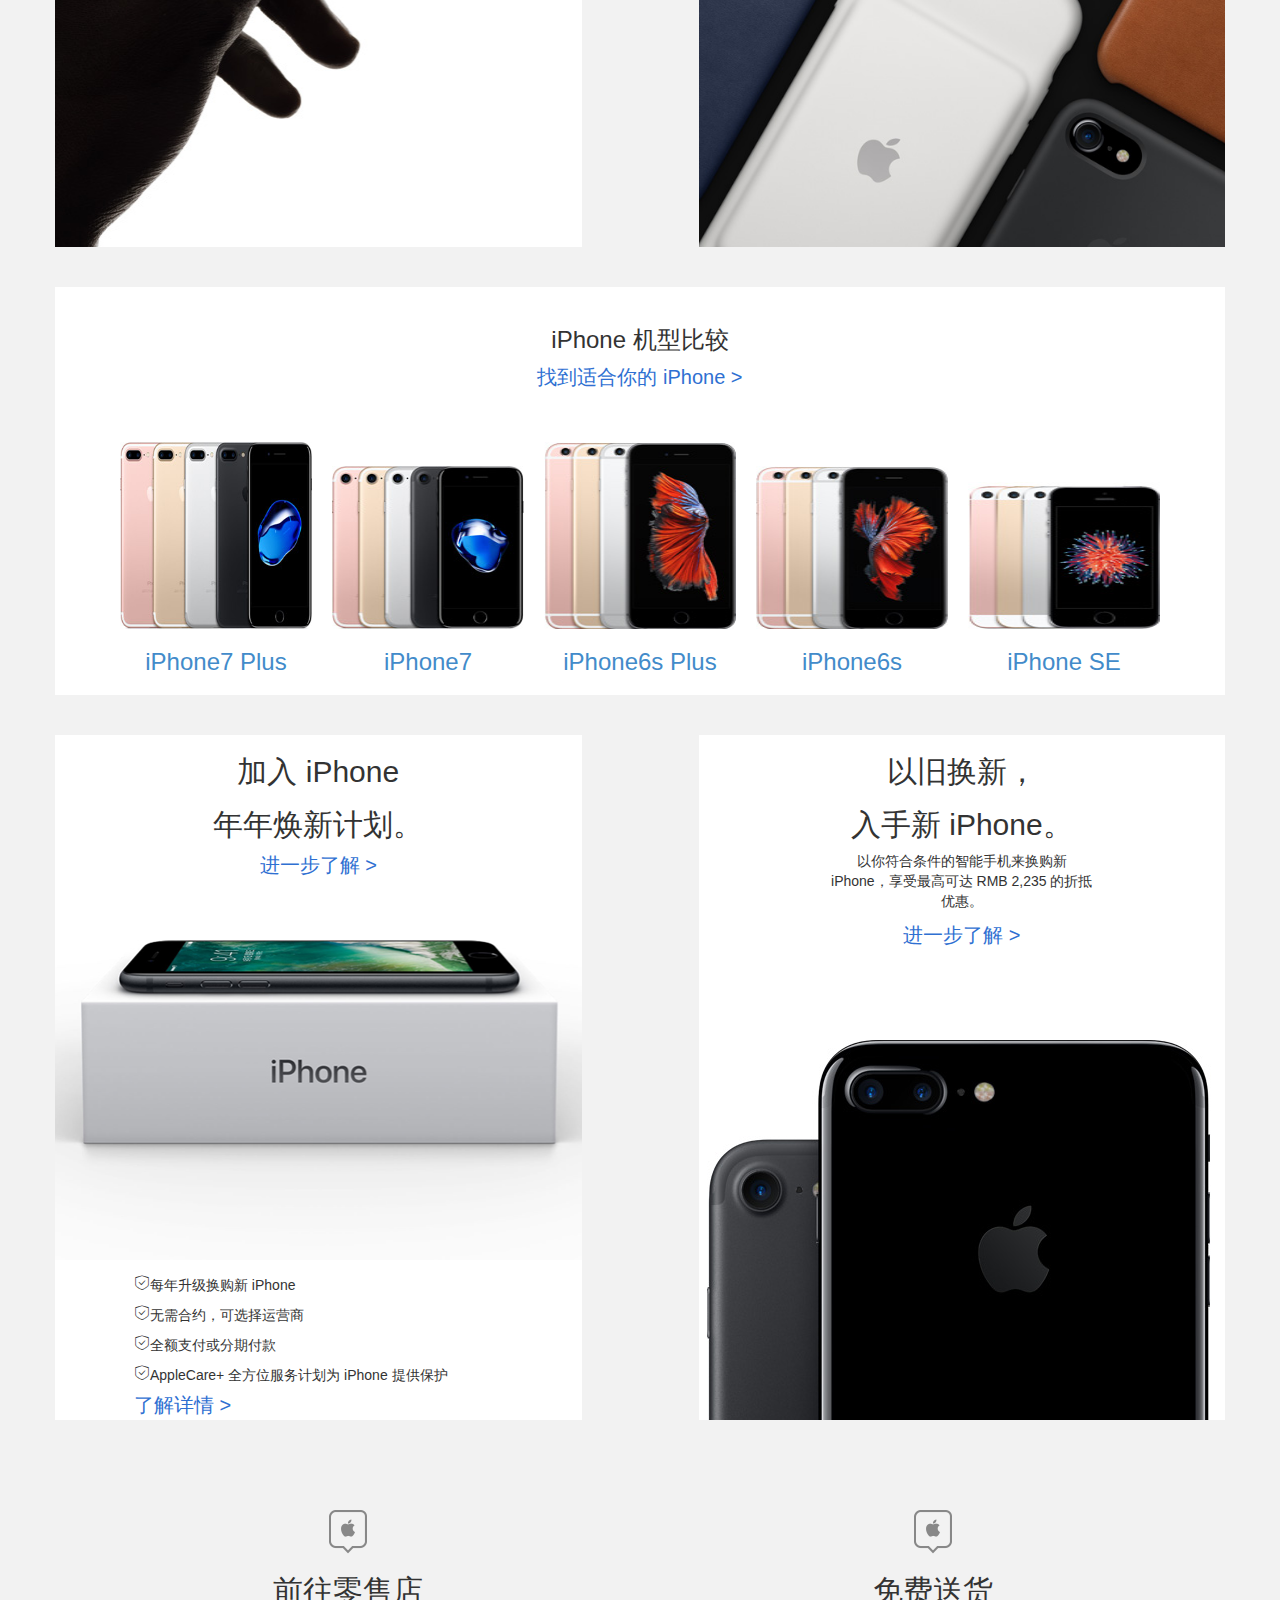
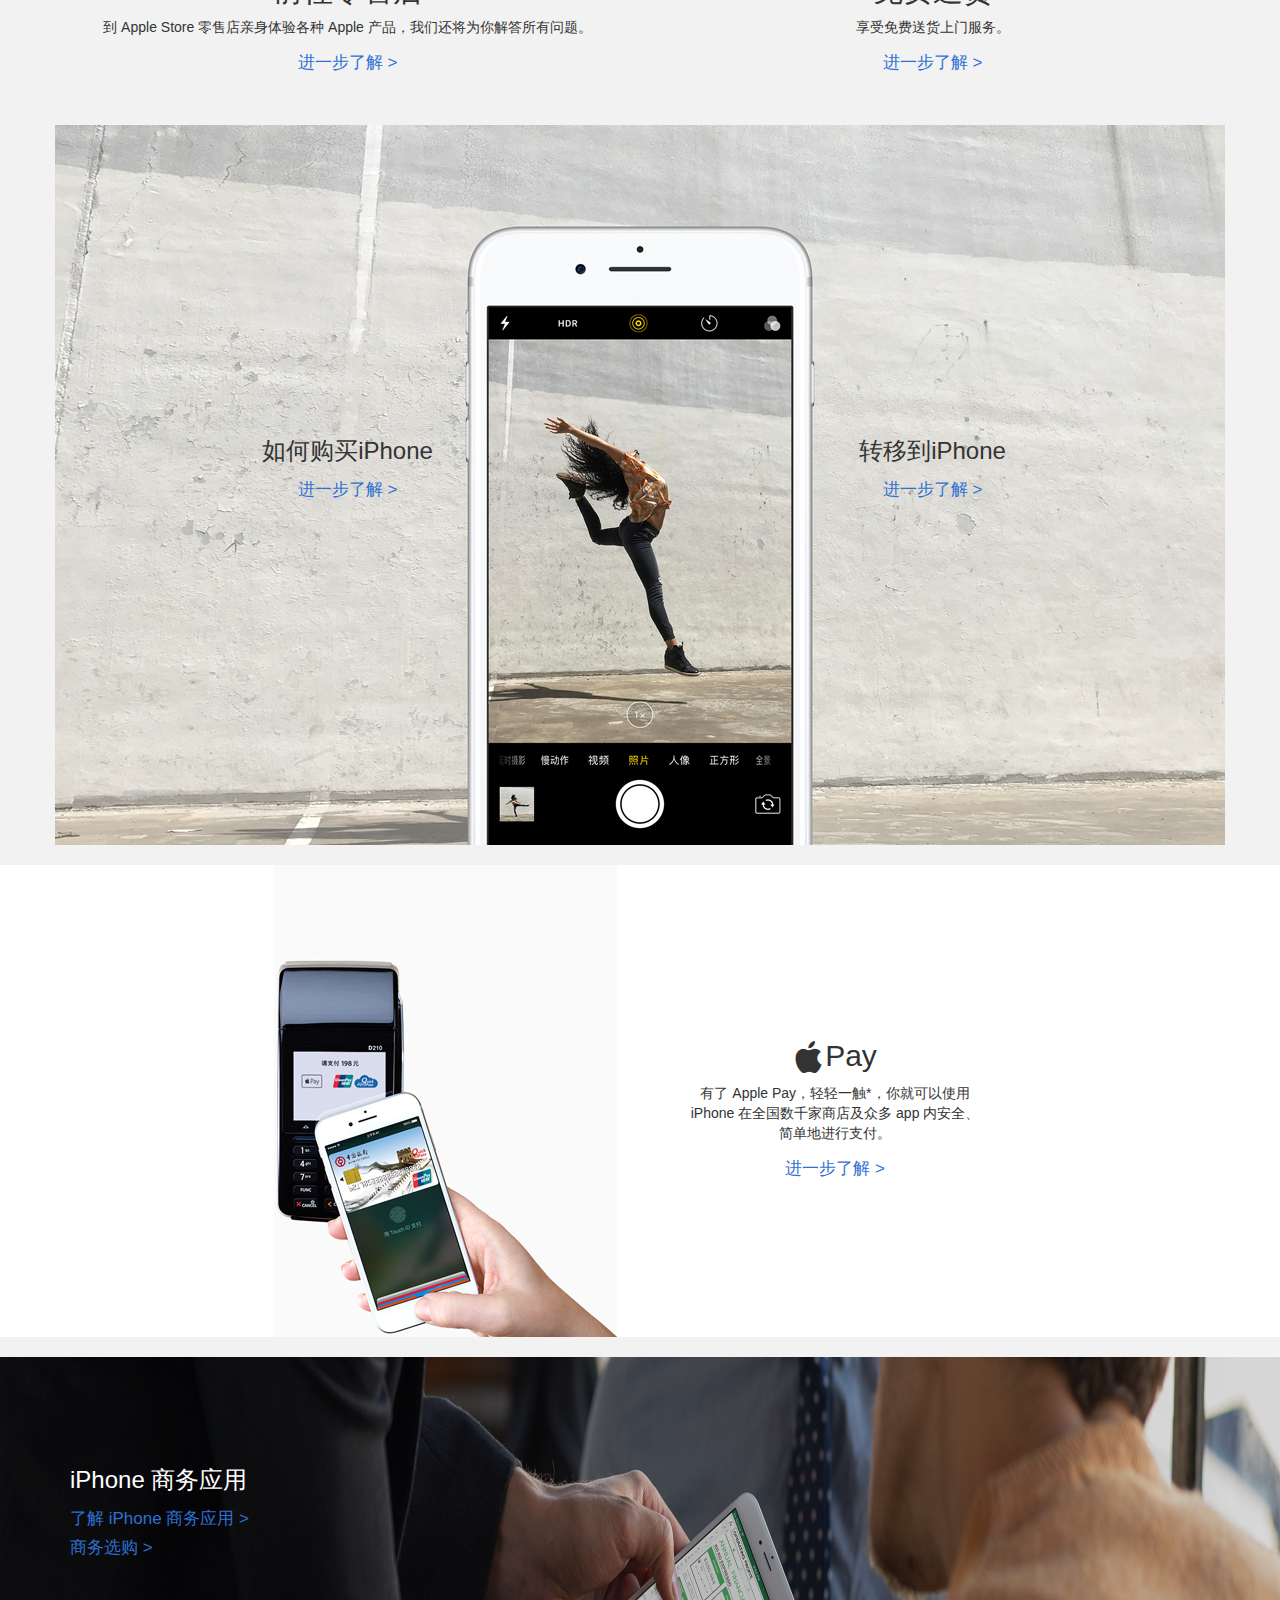
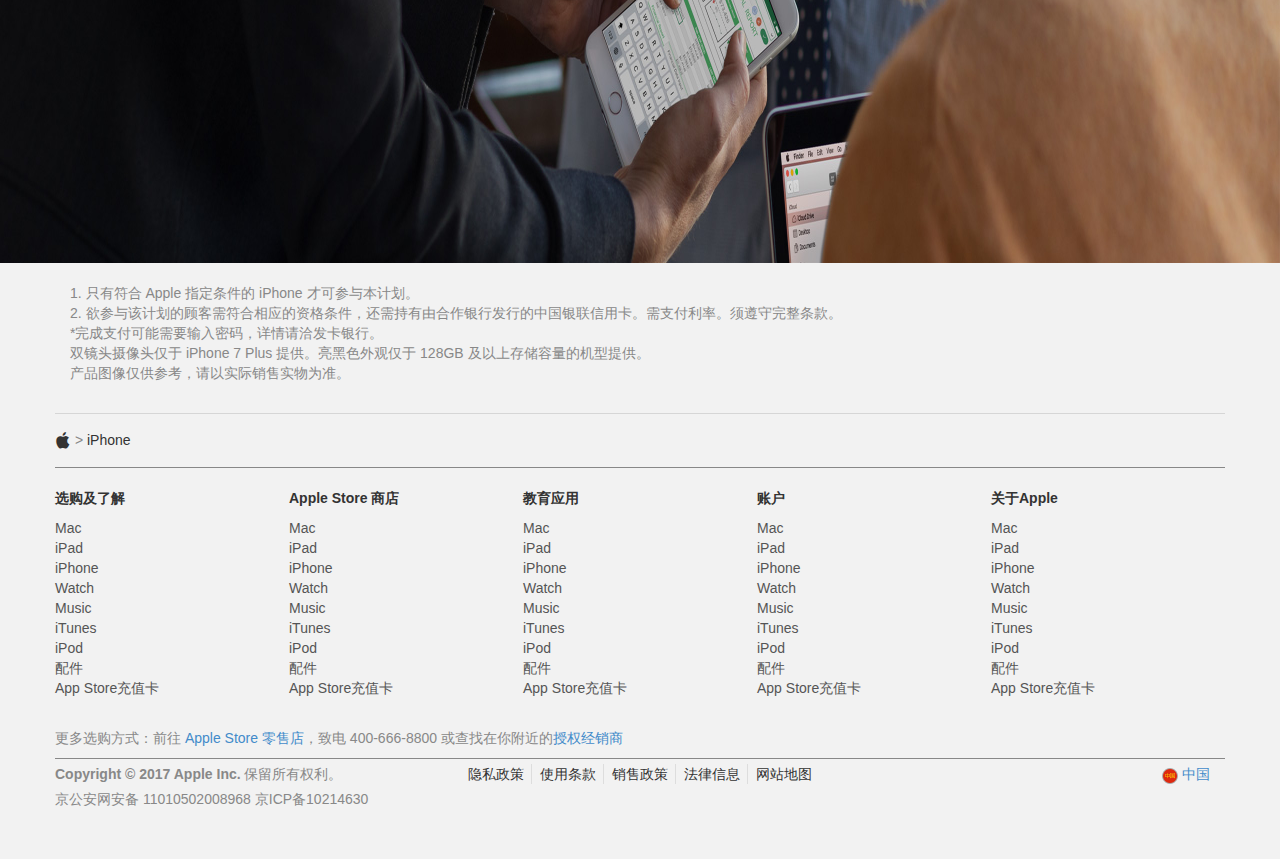
<file: apple/iPhone.html>
<!doctype html>
<html lang="en">
<head>
    <meta charset="UTF-8">
    <meta http-equiv="X-UA-Compatible" content="IE=edge">
    <meta name="viewport" content="width=device-width, initial-scale=1, maximum-scale=1, user-scalable=no">
    <title>iPhone - apple(中国)</title>
    <link rel="stylesheet" href="css/bootstrap.min.css">
    <link rel="stylesheet" href="css/style.css">
    <link rel="stylesheet" href="css/iconfont.css">
    <script src="js/jquery-2.2.3.min.js"></script>
    <script src="js/bootstrap.min.js"></script>
    <script src="js/common.js"></script>
</head>
<body>
    <div class="up_nav">
        <div class="container" style="line-height:40px;">
            <广告>
        </div>
    </div>
    
    <div class="nav">
        <div class="container">
            <ul class="nav_ul">
                <li><a class="iconfont icon-pingguo icon_color_white" href="index.html"></a></li>
                <li><a class="icon_color_white" href="Mac.html">Mac</a></li>
                <li><a class="icon_color_white"href="iPad.html">iPad</a></li>
                <li><a class="icon_color_white" style="color:rgba(255,255,255,0.8)"  href="iPhone.html">iPhone</a></li>
                <li><a class="icon_color_white" href="Watch.html">Watch</a></li>
                <li><a class="icon_color_white" href="Music.html">Music</a></li>
                <li><a class="icon_color_white" href="suport.html">技术支持</a></li>
                <li><a class="iconfont icon-sousuo icon_color_white" href="#"></a></li>
                <li><a class="iconfont icon-gouwudai icon_color_white" href="#"></a></li>
            </ul>
        </div>
    </div><!-- 导航结束 -->

    <div class="iPhone_photo">
    
    <div class="container">
        <div class="row">
            <div class="col-lg-4"></div>
            <div class="col-lg-8">
                <ul class="col_ul">
                    <li class="text-center">
                        <p><a class="iconfont icon-iphone1 color_white" href="#"></a></p>
                        <a href="#" class="color_white"><small>iPhone 7</small></a>
                        <p><small style="color:red">新款</small></p>
                    </li>
                    <li class="text-center">
                        <p><a class="iconfont icon-iphone1 color_white" href="#"></a></p>
                        <a href="#" class="color_white"><small>iPhone 6s</small></a>
                    </li>
                    <li class="text-center">
                        <p><a class="iconfont icon-iphone1 color_white" href="#"></a></p>
                        <a href="#" class="color_white" class="color_white"><small>iPhone SE</small></a>
                    </li>
                    <li class="text-center">
                        <p><a class="iconfont icon-iphone1 color_white" href="#"></a></p>
                        <a href="#" class="color_white"><small>iOS 10</small></a>
                    </li>
                    <li class="text-center">
                        <p><a class="iconfont icon-iphone1 color_white" href="#"></a></p>
                        <a href="#" class="color_white"><small>配件</small></a>
                    </li>
                    <li class="text-center">
                        <p><a class="iconfont icon-iphone1 color_white" href="#"></a></p>
                        <a href="#" class="color_white"><small>机型比较</small></a>
                    </li>
                  
                </ul>
            </div>
        </div>
        </div>

    </div>

    <div class="iPhone1" style="overflow:hidden">
        <div class="text-center iphone1_font">
            <h2>iPhone</h2>
            <h2 class="font_h2"> 7,在此。</h2>
            <p style="padding:20px 0"><a class="font_20" href="#">进一步了解 > </a>  <a class="font_20" href="#">购买 > </a></p>
            <small>或立即到<a href="#"> Apple Store</a>零售店选购</small>
        </div>
        <figure class="iphone_bg1"></figure>
    </div>

    <div class="iPhone2" style="overflow:hidden">
        <div class="container" style="padding:40px 0;">
            <ul class="iphone_2_ul1">
                <li class="text-center ul1_li1">
                    <h3>AirPods</h3>
                    <h2>无线，无繁琐，只有妙不可言。</h2>
                    <a class="font_20" href="#">进一步了解 > </a>
                    <figure class="iphone_bg iphone2_1"></figure>
                </li>
                <li class="text-center ul1_li2">
                    <h3 style="color:#ccc;">配件</h3>
                    <h2 style="color:#fff">百般搭配，一样惹人注目。</h2>
                    <a class="font_20" href="#">选购 iPhone 配件 > </a>
                    <figure class="iphone_bg iphone2_2"></figure>
                </li>
            </ul>
        </div>

        <div class="container text-center" style="background:#fff;overflow:hidden">
            <div style="padding:20px 0;">
                <h3>iPhone 机型比较</h3>
                <a class="font_20" href="#">找到适合你的 iPhone > </a>
            </div>
            <ul class="iphone_2_ul2">
                <li>
                    <a href="#">
                        <img src="images/iphone_4.jpg" alt="">
                        <h3>iPhone7 Plus</h3>
                    </a>
                </li>
                <li>
                    <a href="#">
                        <img src="images/iphone_5.jpg" alt="">
                        <h3>iPhone7</h3>
                    </a>
                </li>
                <li>
                    <a href="#">
                        <img src="images/iphone_6.jpg" alt="">
                        <h3>iPhone6s Plus</h3>
                    </a>
                </li>
                <li>
                    <a href="#">
                        <img src="images/iphone_8.jpg" alt="">
                        <h3>iPhone6s</h3>
                    </a>
                </li>
                <li>
                    <a href="#">
                        <img src="images/iphone_9.jpg" alt="">
                        <h3>iPhone SE</h3>
                    </a>
                </li>
            </ul>
        </div>
        <div class="container" style="padding:40px 0;overflow:hidden">
            <ul class="iphone_2_ul1">
                <li class="text-center ul1_li1">
                    <h2>加入 iPhone </h2>
                    <h2>年年焕新计划。</h2>
                    <a class="font_20" href="#">进一步了解 > </a>
                    <figure class="caijian1"></figure>
                    <ul class="iphone_2_ul3">
                        <li><span class="iconfont icon-anquanfuwu"></span>每年升级换购新 iPhone</li>
                        <li><span class="iconfont icon-anquanfuwu"></span>无需合约，可选择运营商</li>
                        <li><span class="iconfont icon-anquanfuwu"></span>全额支付或分期付款</li>
                        <li><span class="iconfont icon-anquanfuwu"></span>AppleCare+ 全方位服务计划为 iPhone 提供保护</li>
                        <li><a class="font_20" href="#">了解详情 > </a></li>
                    </ul>
                    
                </li>
                <li class="text-center ul1_li2" style="background:#fff">
                    <h2>以旧换新，</h2>
                    <h2>入手新 iPhone。</h2>
                    <p>以你符合条件的智能手机来换购新<br> iPhone，享受最高可达 RMB 2,235 的折抵<br>优惠。</p>
                    <a class="font_20" href="#">进一步了解 > </a>
                    <figure class="caijian2"></figure>
                </li>
            </ul>
        </div>
         <div class="container" style="padding:50px 15px;overflow:hidden">
            <div class="row">
                <div class="col-lg-6 text-center">
                    <img src="images/lingshou.png" alt="">
                    <h2>前往零售店</h2>
                    <p>到 Apple Store 零售店亲身体验各种 Apple 产品，我们还将为你解答所有问题。</p>
                    <a class="font_20" href="#"><small>进一步了解 > </small></a>
                </div>
                <div class="col-lg-6 text-center">
                    <img src="images/lingshou.png" alt="">
                    <h2>免费送货</h2>
                    <p>享受免费送货上门服务。</p>
                    <a class="font_20" href="#"><small>进一步了解 > </small></a>
                </div>
            </div>
        </div>
        <div class="container con_bg" style="overflow:hidden">
            <div class="row">
                <div class="col-lg-6 text-center" style="margin-top:25%">
                    <h3>如何购买iPhone</h3>
                    <a class="font_20" href="#"><small>进一步了解 > </small></a>
                </div>
                <div class="col-lg-6 text-center" style="margin-top:25%">
                    <h3>转移到iPhone</h3>
                    <a class="font_20" href="#"><small>进一步了解 > </small></a>
                </div>
            </div>
        </div>
        <div class="iphone2_3" style="overflow:hidden">
            <div class="container">
                <div class="row">
                    <div class="col-lg-2"></div>
                    <div class="col-lg-4 text-center">
                        <figure class="con_bg2"></figure>
                    </div>
                    <div class="col-lg-4 text-center con_flex">
                        <h2><span class="iconfont icon-pingguo large"></span>Pay</h2>
                        <p>
                            有了 Apple Pay，轻轻一触*，你就可以使用<br> iPhone 在全国数千家商店及众多 app 内安全、<br>简单地进行支付。
                        </p>
                         <a class="font_20" href="#"><small>进一步了解 > </small></a>
                    </div>
                    <div class="col-lg-2"></div>
                </div>
            </div>
        </div>
        <div class="iphone2_4" style="overflow:hidden">
            <div class="container" style="padding-top:7%;">
                <h3 class="color_white">iPhone 商务应用</h3>
                <a class="font_20" href="#"><small>了解 iPhone 商务应用 > </small></a><br>
                <a class="font_20" href="#"><small>商务选购 > </small></a>
            </div>
        </div>

        <div class="container iphone2_5" style="overflow:hidden">
            <ul>
                <li>1. 只有符合 Apple 指定条件的 iPhone 才可参与本计划。</li>
                <li>2. 欲参与该计划的顾客需符合相应的资格条件，还需持有由合作银行发行的中国银联信用卡。需支付利率。须遵守完整条款。</li>
                <li>*完成支付可能需要输入密码，详情请洽发卡银行。</li>
                <li>双镜头摄像头仅于 iPhone 7 Plus 提供。亮黑色外观仅于 128GB 及以上存储容量的机型提供。</li>
                <li>产品图像仅供参考，请以实际销售实物为准。</li>
            </ul>
        </div>
    </div><!-- iPhone   end -->

    <div class="bottom" style="overflow:hidden">
            <div class="container" style="padding:15px 15px;border-bottom:1px solid #888888">
                <div class="row">
                    <span class="iconfont icon-pingguo" style="color:#333"></span> <span style="color:#888888">></span> iPhone
                </div>
            </div>
            <div class="container" style="padding:20px 0">
                <ul class="bottom_ul1">
                    <li>
                        <p><b>选购及了解</b></p>
                        <ul class="ul_ul">
                            <li><a href="#">Mac</a></li>
                            <li><a href="#">iPad</a></li>
                            <li><a href="#">iPhone</a></li>
                            <li><a href="#">Watch</a></li>
                            <li><a href="#">Music</a></li>
                            <li><a href="#">iTunes</a></li>
                            <li><a href="#">iPod</a></li>
                            <li><a href="#">配件</a></li>
                            <li><a href="#">App Store充值卡</a></li>
                        </ul>    
                    </li>
                    <li>
                        <p><b>Apple Store 商店</b></p>
                        <ul class="ul_ul">
                           <li><a href="#">Mac</a></li>
                            <li><a href="#">iPad</a></li>
                            <li><a href="#">iPhone</a></li>
                            <li><a href="#">Watch</a></li>
                            <li><a href="#">Music</a></li>
                            <li><a href="#">iTunes</a></li>
                            <li><a href="#">iPod</a></li>
                            <li><a href="#">配件</a></li>
                            <li><a href="#">App Store充值卡</a></li>
                        </ul>    
                    </li>
                    <li>
                        <p><b>教育应用</b></p>
                        <ul class="ul_ul">
                            <li><a href="#">Mac</a></li>
                            <li><a href="#">iPad</a></li>
                            <li><a href="#">iPhone</a></li>
                            <li><a href="#">Watch</a></li>
                            <li><a href="#">Music</a></li>
                            <li><a href="#">iTunes</a></li>
                            <li><a href="#">iPod</a></li>
                            <li><a href="#">配件</a></li>
                            <li><a href="#">App Store充值卡</a></li>
                        </ul>    
                    </li>
                    <li>
                        <p><b>账户</b></p>
                        <ul class="ul_ul">
                            <li><a href="#">Mac</a></li>
                            <li><a href="#">iPad</a></li>
                            <li><a href="#">iPhone</a></li>
                            <li><a href="#">Watch</a></li>
                            <li><a href="#">Music</a></li>
                            <li><a href="#">iTunes</a></li>
                            <li><a href="#">iPod</a></li>
                            <li><a href="#">配件</a></li>
                            <li><a href="#">App Store充值卡</a></li>
                        </ul>    
                    </li>
                    <li>
                        <p><b>关于Apple</b></p>
                        <ul class="ul_ul">
                            <li><a href="#">Mac</a></li>
                            <li><a href="#">iPad</a></li>
                            <li><a href="#">iPhone</a></li>
                            <li><a href="#">Watch</a></li>
                            <li><a href="#">Music</a></li>
                            <li><a href="#">iTunes</a></li>
                            <li><a href="#">iPod</a></li>
                            <li><a href="#">配件</a></li>
                            <li><a href="#">App Store充值卡</a></li>
                        </ul>    
                    </li>
                </ul>
            </div>

            <div class="container" style="padding:10px 0;border-bottom:1px solid #888888;color:#888888">
            更多选购方式：前往 <a href="#">Apple Store 零售店</a>，致电 400-666-8800 或查找在你附近的<a href="#">授权经销商</a>
            </div>

            <div class="container">
                <div class="row" style="padding:5px 0;">
                    <div class="col-lg-4 col-md-12 col-sm-12 col-xs-12" style="padding:0;color:#888888">
                    <b>Copyright © 2017 Apple Inc.</b> 保留所有权利。
                    </div>
                    <div class="col-lg-4 col-md-10 col-sm-10 col-xs-10">
                        <ul class="end_ul">
                            <li><a href="#">隐私政策</a></li>
                            <li><a href="#">使用条款</a></li>
                            <li><a href="#">销售政策</a></li>
                            <li><a href="#">法律信息</a></li>
                            <li style="border:0;"><a href="#">网站地图</a></li>
                        </ul>
                    </div>
                    <div class="col-lg-4 col-md-2 col-sm-2 col-xs-2 text-right">
                        <img src="images/china.png" alt="中国">
                        <a href="#">中国</a>
                    </div>
                </div>
                <div class="row" style="color:#888888">
                    京公安网安备 11010502008968 <a href="#" style="color:#888888">京ICP备10214630</a>
                </div>
            </div>

    </div>









</body>
</html>
</file>
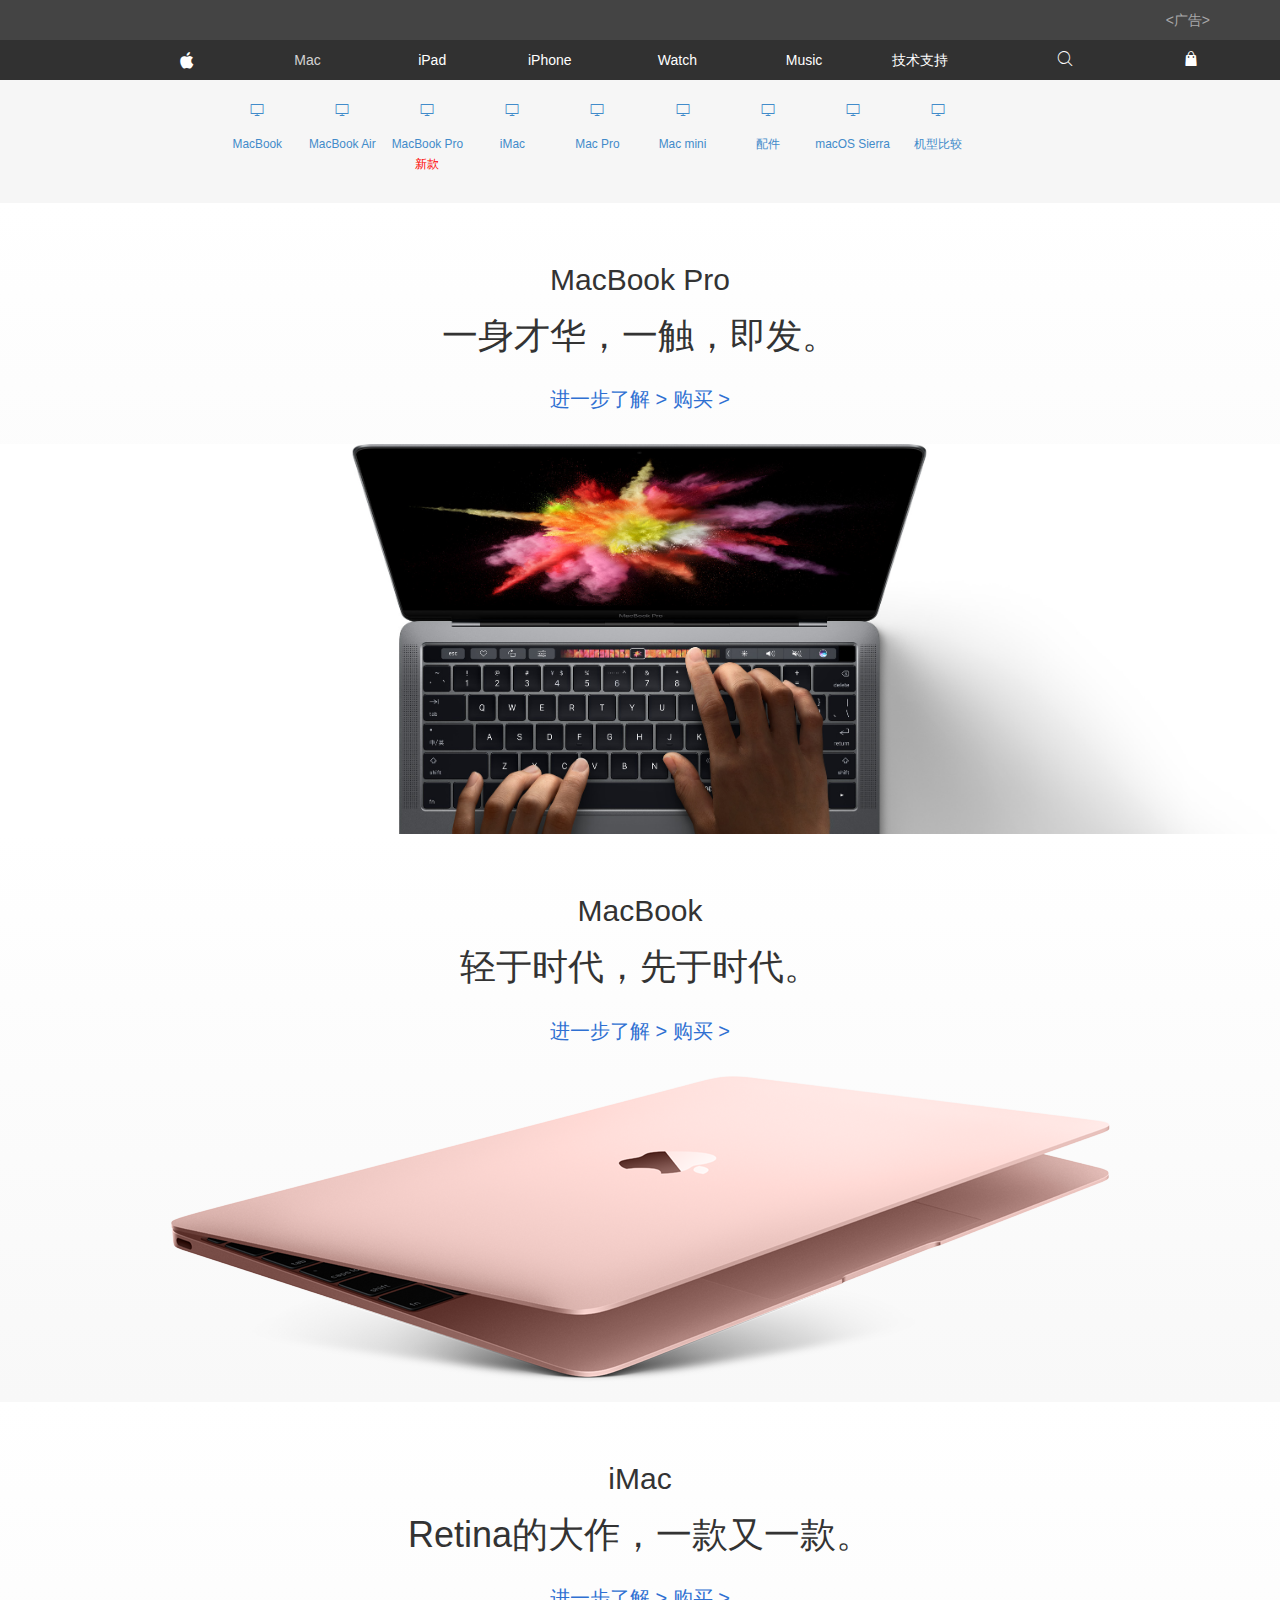
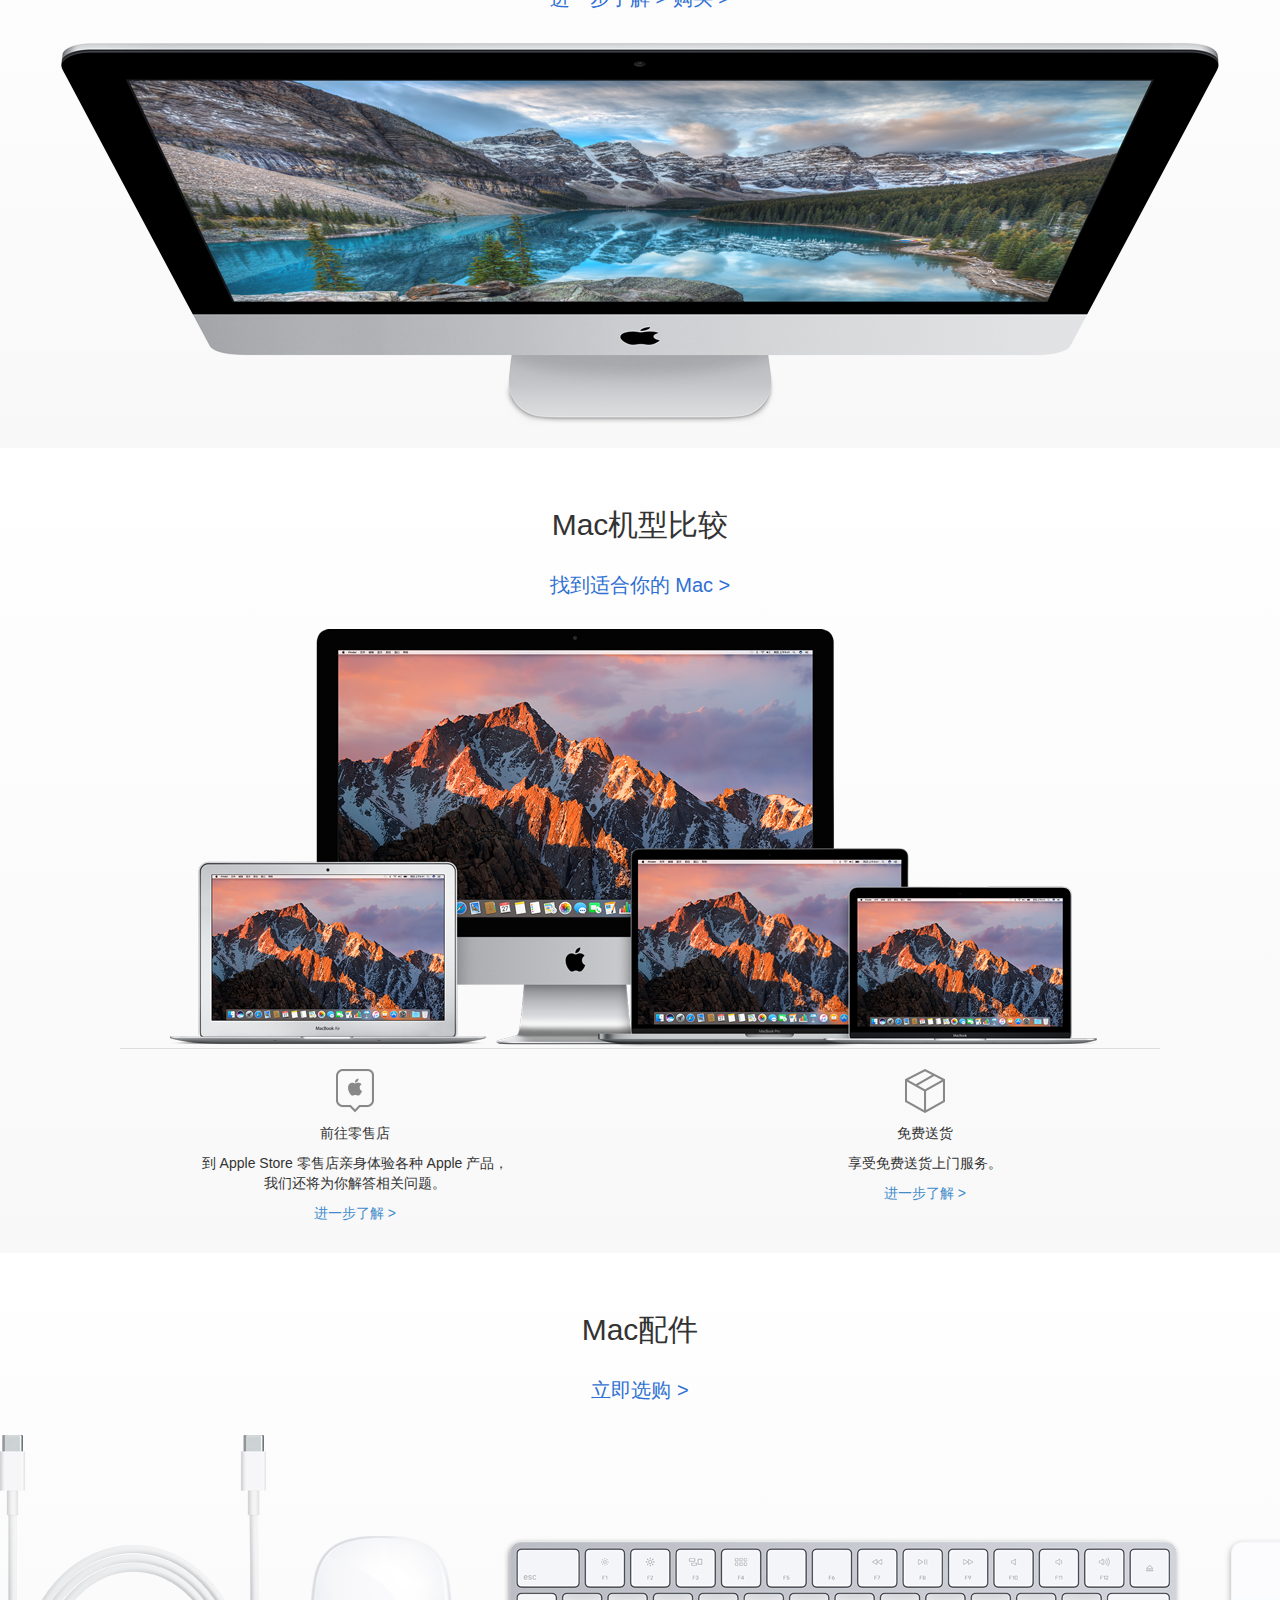
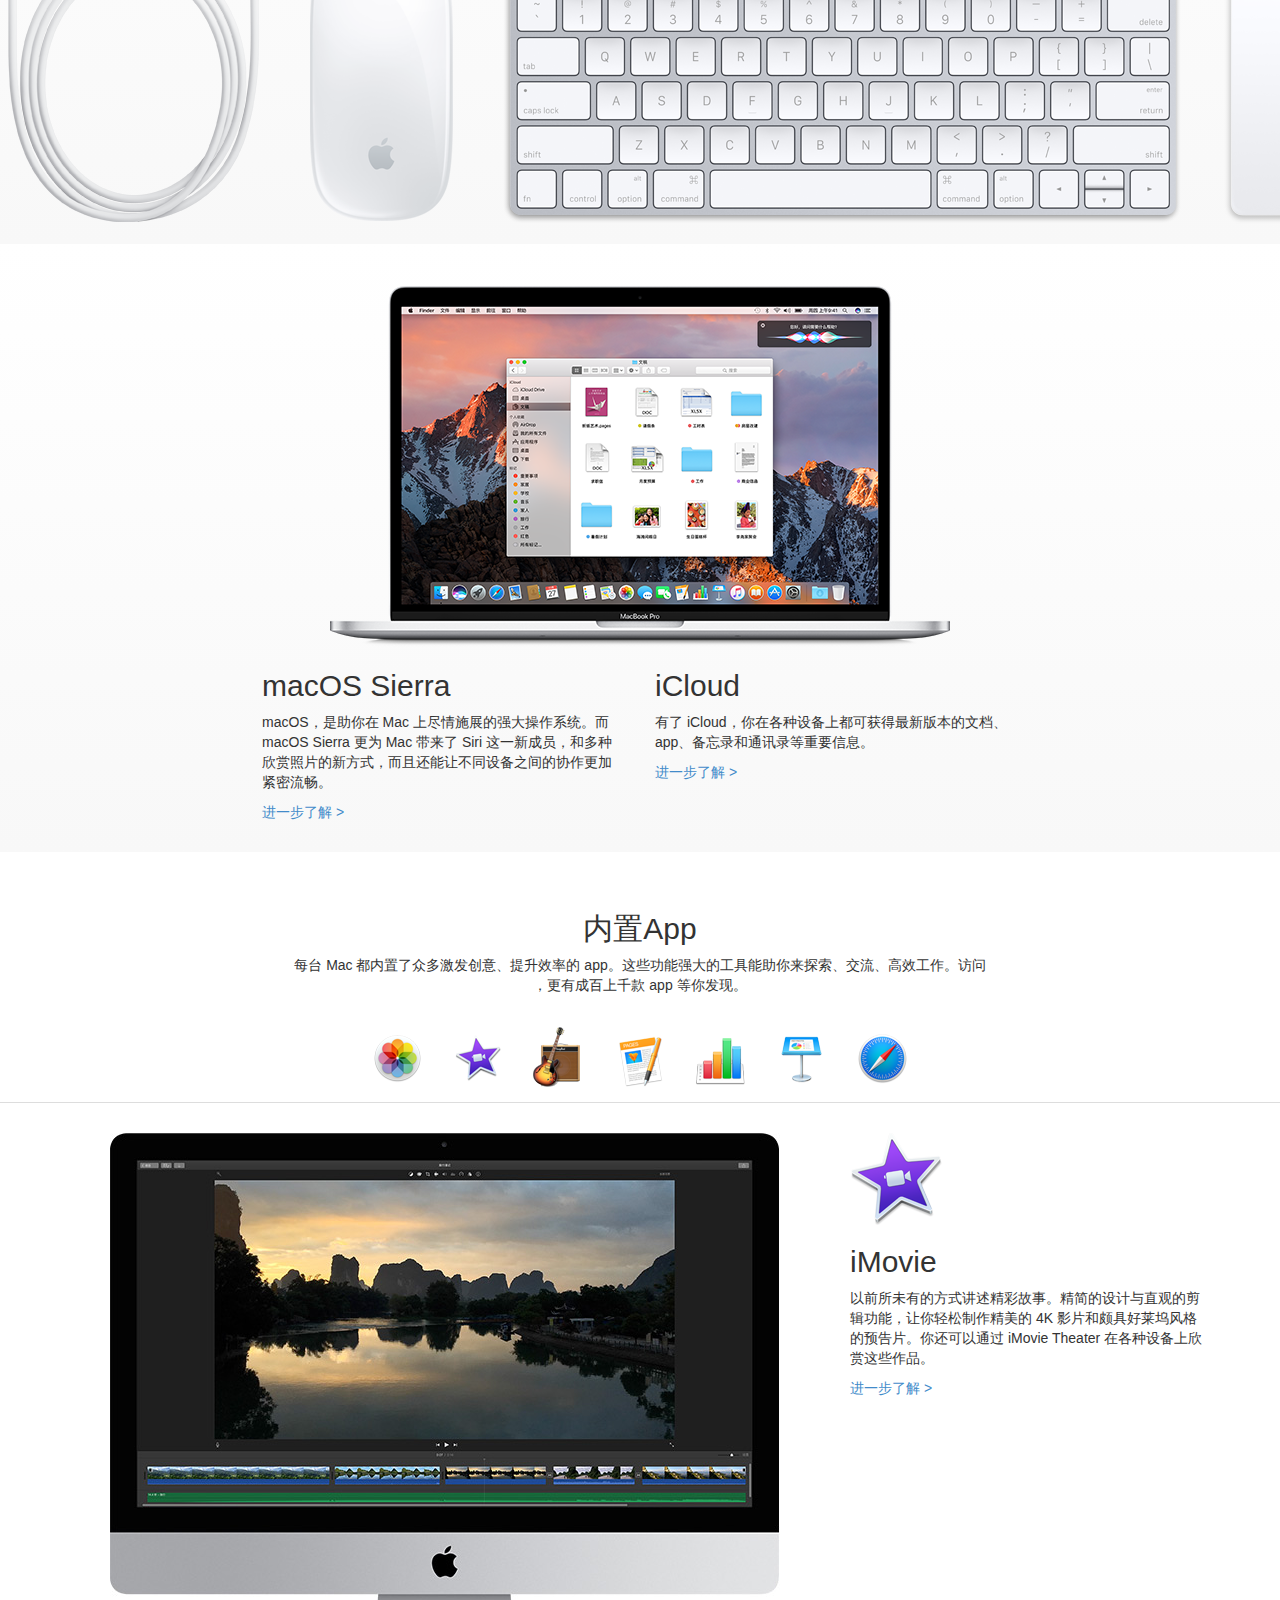
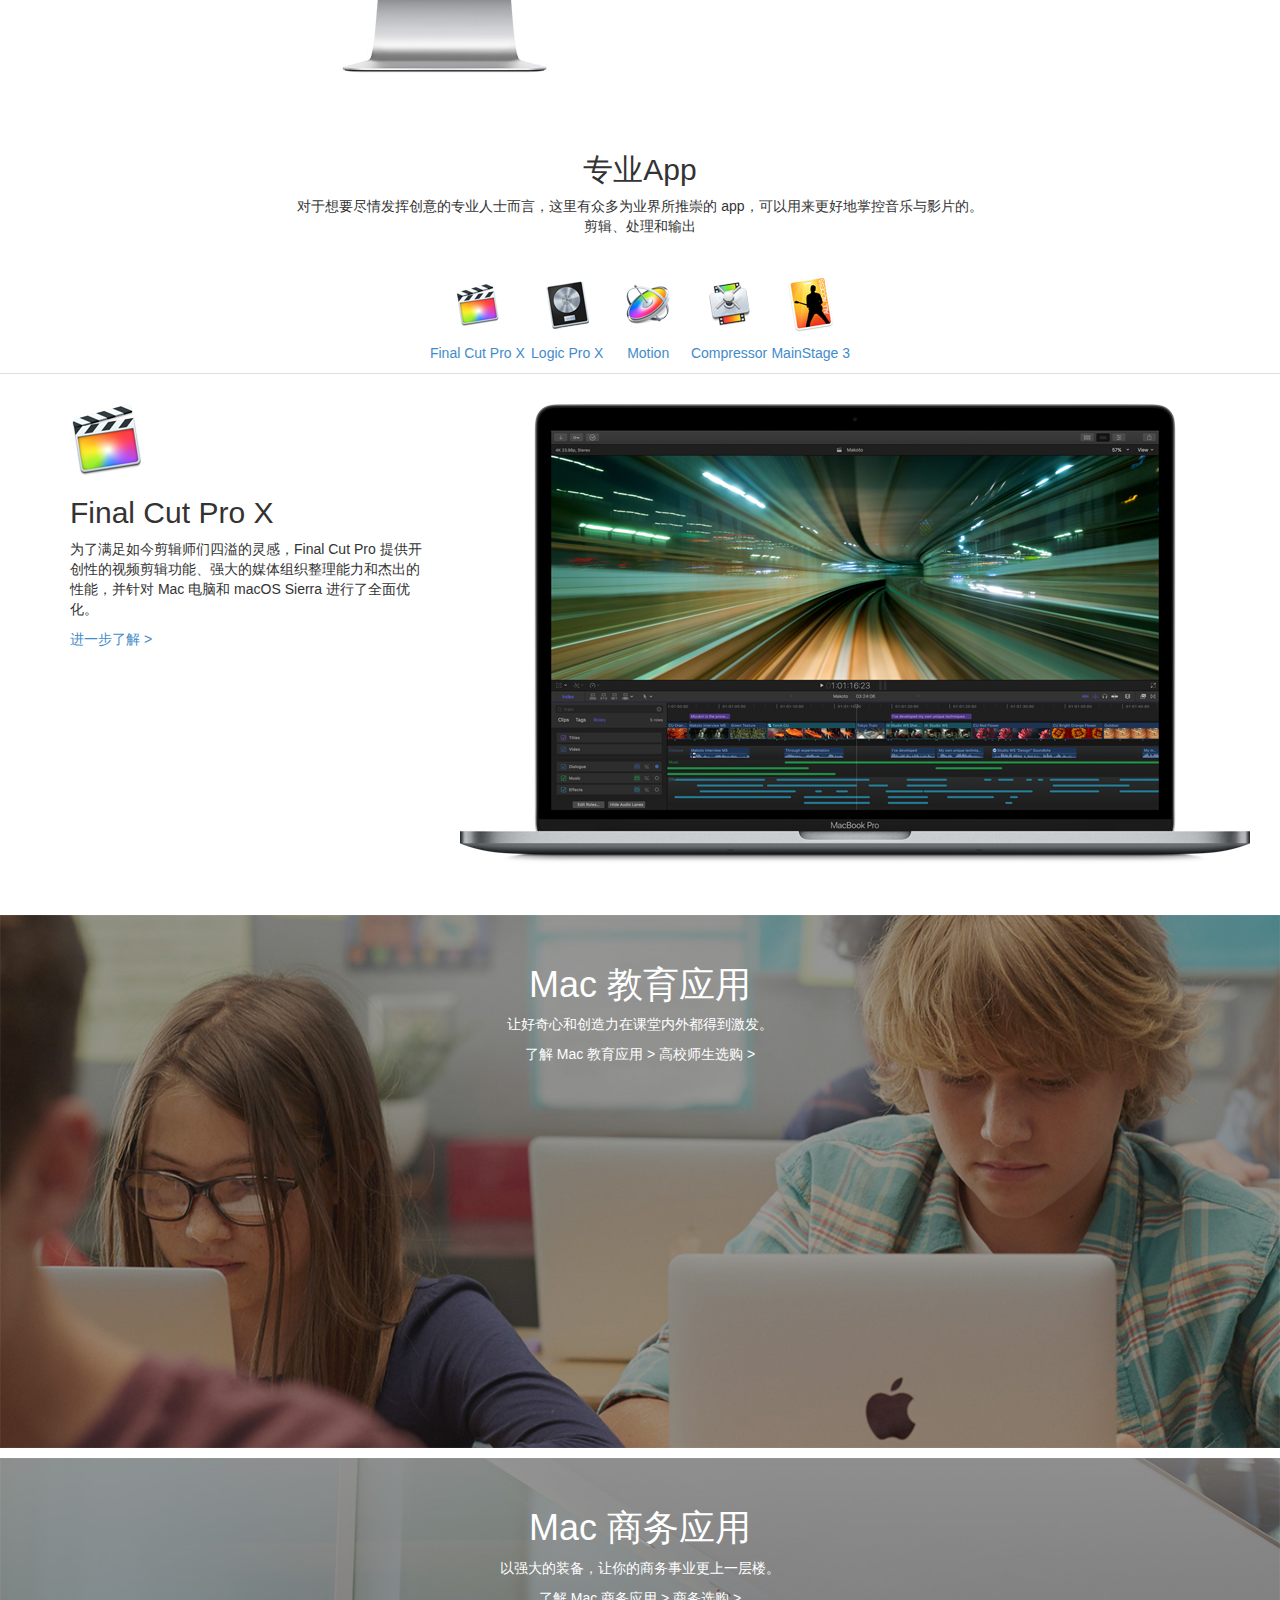
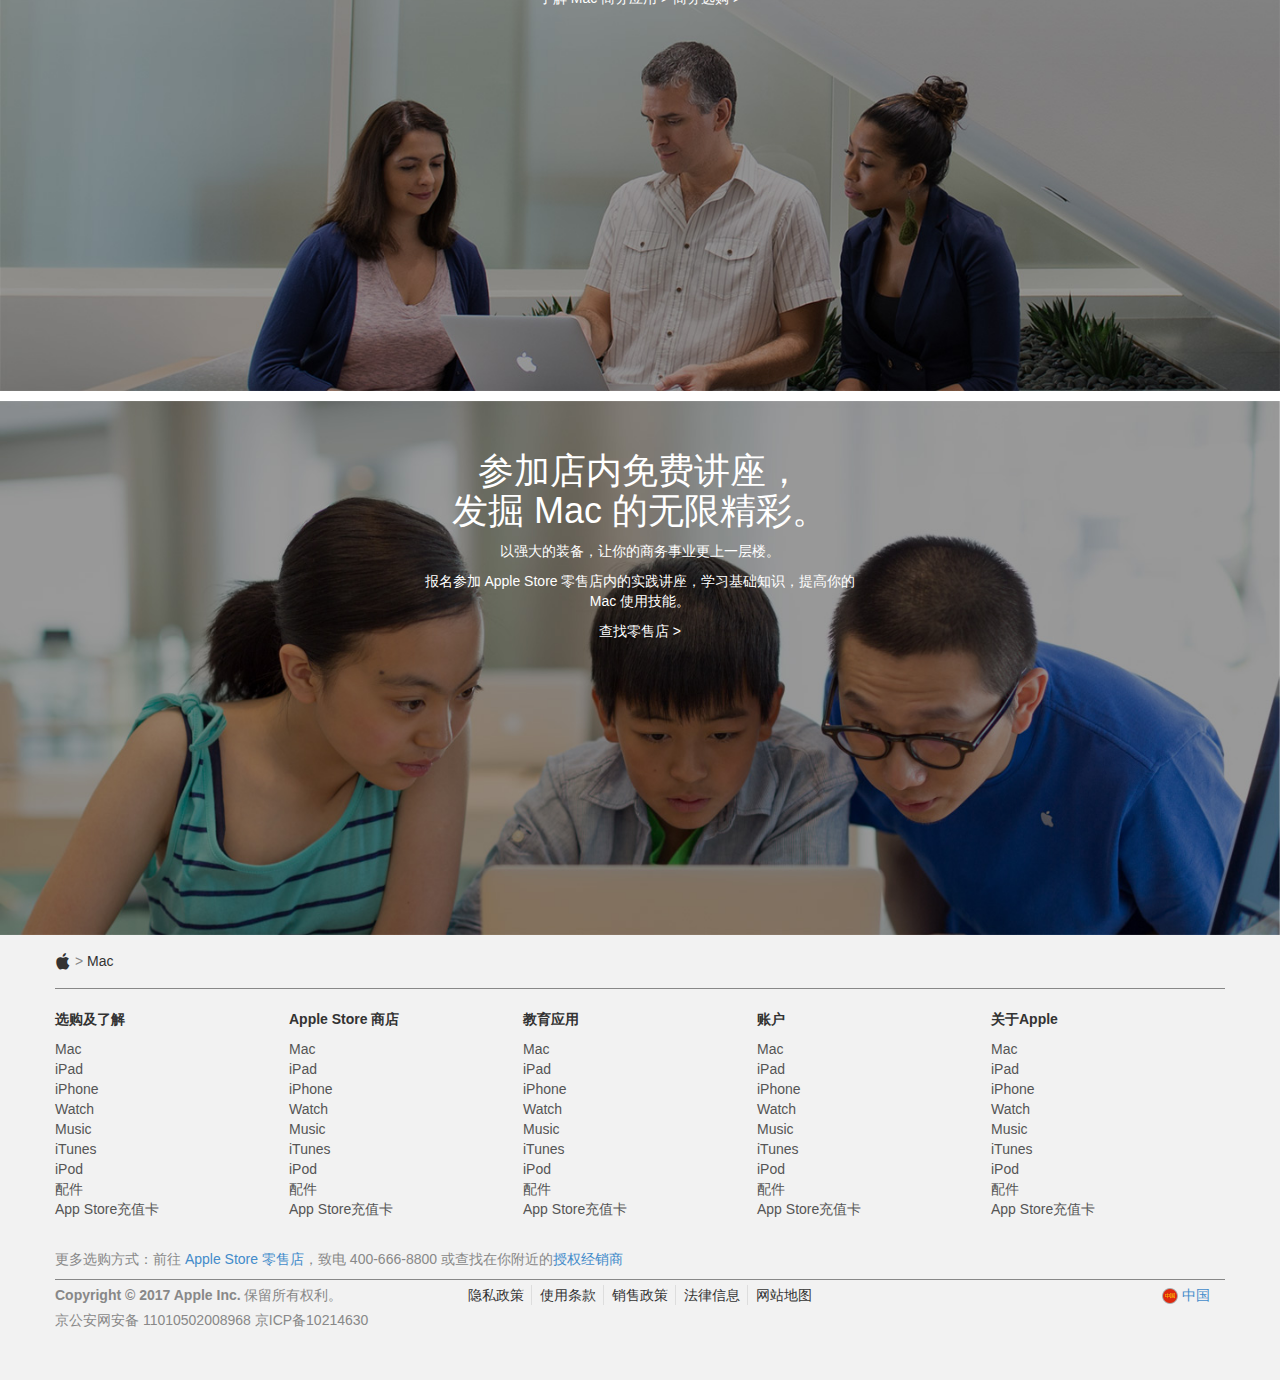
<file: apple/Mac.html>
<!doctype html>
<html lang="en">
<head>
    <meta charset="UTF-8">
    <meta http-equiv="X-UA-Compatible" content="IE=edge">
    <meta name="viewport" content="width=device-width, initial-scale=1, maximum-scale=1, user-scalable=no">
    <title>Mac - Apple （中国）</title>
    <link rel="stylesheet" href="css/bootstrap.min.css">
    <link rel="stylesheet" href="css/style.css">
    <link rel="stylesheet" href="css/iconfont.css">
    <script src="js/jquery-2.2.3.min.js"></script>
    <script src="js/bootstrap.min.js"></script>
    <script src="js/common.js"></script>
</head>
<body>
    <div class="up_nav">
        <div class="container" style="line-height:40px;">
            <广告>
        </div>
    </div>
    
    <div class="nav">
        <div class="container">
            <ul class="nav_ul">
                <li><a class="iconfont icon-pingguo icon_color_white" href="index.html"></a></li>
                <li><a class="icon_color_white" style="color:rgba(255,255,255,0.8)" href="Mac.html">Mac</a></li>
                <li><a class="icon_color_white" href="iPad.html">iPad</a></li>
                <li><a class="icon_color_white" href="iPhone.html">iPhone</a></li>
                <li><a class="icon_color_white" href="Watch.html">Watch</a></li>
                <li><a class="icon_color_white" href="Music.html">Music</a></li>
                <li><a class="icon_color_white" href="#">技术支持</a></li>
                <li><a class="iconfont icon-sousuo icon_color_white" href="#"></a></li>
                <li><a class="iconfont icon-gouwudai icon_color_white" href="#"></a></li>
            </ul>
        </div>
    </div><!-- 导航结束 -->

    <div class="Mac_photo">
        <div class="container">
        <div class="row">
            <div class="col-lg-1"></div>
            <div class="col-lg-10">
                <ul class="col_ul">
                    <li class="text-center">
                        <p><a class="iconfont icon-laptop" href="#"></a></p>
                        <a href="#"><small>MacBook</small></a>
                    </li>
                    <li class="text-center">
                        <p><a class="iconfont icon-laptop" href="#"></a></p>
                        <a href="#"><small>MacBook Air</small></a>
                    </li>
                    <li class="text-center">
                        <p><a class="iconfont icon-laptop" href="#"></a></p>
                        <a href="#"><small>MacBook Pro</small></a>
                        <p><small style="color:red">新款</small></p>
                    </li>
                    <li class="text-center">
                        <p><a class="iconfont icon-laptop" href="#"></a></p>
                        <a href="#"><small>iMac</small></a>
                    </li>
                    <li class="text-center">
                        <p><a class="iconfont icon-laptop" href="#"></a></p>
                        <a href="#"><small>Mac Pro</small></a>
                    </li>
                    <li class="text-center">
                        <p><a class="iconfont icon-laptop" href="#"></a></p>
                        <a href="#"><small>Mac mini</small></a>
                    </li>
                   <li class="text-center">
                        <p><a class="iconfont icon-laptop" href="#"></a></p>
                        <a href="#"><small>配件</small></a>
                    </li>
                   <li class="text-center">
                        <p><a class="iconfont icon-laptop" href="#"></a></p>
                        <a href="#"><small>macOS Sierra</small></a>
                    </li>
                    <li class="text-center">
                        <p><a class="iconfont icon-laptop" href="#"></a></p>
                        <a href="#"><small>机型比较</small></a>
                    </li>
                </ul>
            </div>
            <div class="col-lg-1"></div>
        </div>
        </div>
    </div>

     <div class="Mac_1" style="padding-bottom:0;overflow:hidden">
            <div class="Mac_1_font text-center">
                <h2>
                    MacBook Pro
                </h2>
                <h1>
                    一身才华，一触，即发。
                </h1>
                <p style="padding:20px 0"><a class="font_20" href="#">进一步了解 > </a>  <a class="font_20" href="#">购买 > </a></p>
            </div>
            <img src="images/banner3.jpg" style="width:100%;max-width:100%;" alt="">
    </div>

    <div class="Mac_1" style="overflow:hidden">
            <div class="Mac_1_font text-center">
                <h2>
                    MacBook
                </h2>
                <h1>
                    轻于时代，先于时代。
                </h1>
                <p style="padding:20px 0"><a class="font_20" href="#">进一步了解 > </a>  <a class="font_20" href="#">购买 > </a></p>
                <img src="images/Mac_book.png"  alt="">
            </div>
            
    </div>

    <div class="Mac_1" style="overflow:hidden">
            <div class="Mac_1_font text-center">
                <h2>
                    iMac
                </h2>
                <h1>
                    Retina的大作，一款又一款。
                </h1>
                <p style="padding:20px 0"><a class="font_20" href="#">进一步了解 > </a>  <a class="font_20" href="#">购买 > </a></p>
                 <img src="images/imac_large.png" alt="">
            </div>
           
    </div>

    <div class="Mac_1" style="overflow:hidden">
            <div class="Mac_1_font text-center">
                <h2>
                    Mac机型比较
                </h2>
                <p style="padding:20px 0"><a class="font_20" href="#">找到适合你的 Mac ></a></p>
                <div><img src="images/compare_large.png" style="paddings-bottom:20px;border-bottom:1px solid #ddd" alt="">
                </div> 
                <div class="container" style="padding-top:20px;">
                    <div class="col-lg-6 text-center">
                        <p> <img src="images/lingshou.png" alt=""> </p>
                        <p>前往零售店</p>
                        <p>
                            到 Apple Store 零售店亲身体验各种 Apple 产品，
                            <br>我们还将为你解答相关问题。    
                        </p>
                        <p><a href="#">进一步了解 > </a></p>
                    </div>
                    <div class="col-lg-6 text-center">
                        <p> <img src="images/song.png" alt=""> </p>
                        <p>免费送货</p>
                        <p>
                            享受免费送货上门服务。    
                        </p>
                        <p><a href="#">进一步了解 > </a></p>
                    </div>
                </div>
            </div>
    </div>

    <div class="Mac_1" style="overflow:hidden">
            <div class="Mac_1_font text-center">
                <h2>
                    Mac配件
                </h2>
               
                <p style="padding:20px 0"><a class="font_20" href="#">立即选购 > </a></p>
                 <img src="images/accessories_large.png" alt="">
            </div>
           
    </div>

    <div class="Mac_1" style="overflow:hidden">
            <div class="Mac_1_font text-center">
                <img src="images/macos_finder_icloud_large.png" alt="">
                <div class="container" style="padding:0 15%">
                    <div class="col-lg-6 text-left">
                        <h2>macOS Sierra</h2>
                        <p>
                            macOS，是助你在 Mac 上尽情施展的强大操作系统。而 macOS Sierra 更为 Mac 带来了 Siri 这一新成员，和多种欣赏照片的新方式，而且还能让不同设备之间的协作更加紧密流畅。
                        </p>
                        <p><a href="#">进一步了解 > </a></p>
                    </div>
                    <div class="col-lg-6 text-left">
                        <h2>iCloud</h2>
                        <p>有了 iCloud，你在各种设备上都可获得最新版本的文档、app、备忘录和通讯录等重要信息。</p>
                        <p><a href="#">进一步了解 > </a></p>
                    </div>
                </div>
            </div>
    </div>
    
    <div style="width:100%;padding:20px 0;overflow:hidden">
            <div class="Mac_1_font text-center">
                <h2>
                    内置App
                </h2>
               <p>
                   每台 Mac 都内置了众多激发创意、提升效率的 app。这些功能强大的工具能助你来探索、交流、高效工作。访问 
                   <br> <a href="#Mac App Store"></a>，更有成百上千款 app 等你发现。
               </p>
                <div class="imgs">
                    <img src="images/xiangce.png" alt="">
                    <img src="images/xing.png" alt="">
                    <img src="images/3.png" alt="">
                    <img src="images/4.png" alt="">
                    <img src="images/5.png" alt="">
                    <img src="images/6.png" alt="">
                    <img src="images/7.png" alt="">
                </div>
                <div class="container">
                <div class="row">
                    <div class="col-lg-8">
                        <img src="images/bia_imovie_large.jpg" alt="">
                    </div>
                    <div class="col-lg-4 text-left">
                        <p>
                            <img src="images/bia_imovie_header_large.png" alt="">
                        </p>
                        <h2>iMovie</h2>
                        <p>
                            以前所未有的方式讲述精彩故事。精简的设计与直观的剪辑功能，让你轻松制作精美的 4K 影片和颇具好莱坞风格的预告片。你还可以通过 iMovie Theater 在各种设备上欣赏这些作品。
                        </p>
                        <p><a href="#">进一步了解 > </a></p>
                    </div>
                    
                </div>
                </div>
            </div>
           
    </div>

    <div style="width:100%;padding:20px 0;overflow:hidden">
            <div class="Mac_1_font text-center">
                <h2>
                    专业App
                </h2>
               <p>
                   对于想要尽情发挥创意的专业人士而言，这里有众多为业界所推崇的 app，可以用来更好地掌控音乐与影片的。 
                   <br> 剪辑、处理和输出
               </p>
                <div class="imgs">
                    <a class="imgs_a" href="#">
                        <img src="images/8.png" alt="">
                        <p>Final Cut Pro X</p>
                    </a>
                    <a class="imgs_a" href="#">
                        <img src="images/9.png" alt="">
                        <p>Logic Pro X</p>
                    </a>
                    <a class="imgs_a" href="#">
                        <img src="images/10.png" alt="">
                        <p>Motion</p>
                    </a>
                    <a class="imgs_a" href="#">
                        <img src="images/11.png" alt="">
                        <p>Compressor</p>
                    </a>
                    <a class="imgs_a" href="#">
                        <img src="images/12.png" alt="">
                        <p>MainStage 3</p>
                    </a>
                </div>
                <div class="container">
                <div class="row">
                    <div class="col-lg-4 text-left">
                        <p>
                            <img src="images/13.png" alt="">
                        </p>
                        <h2>Final Cut Pro X</h2>
                        <p>
                            为了满足如今剪辑师们四溢的灵感，Final Cut Pro 提供开创性的视频剪辑功能、强大的媒体组织整理能力和杰出的性能，并针对 Mac 电脑和 macOS Sierra 进行了全面优化。
                        </p>
                        <p><a href="#">进一步了解 > </a></p>
                    </div>
                    <div class="col-lg-8">
                        <img src="images/pro_finalcut_large.png" alt="">
                    </div>
                    
                </div>
                </div>
            </div>
           
    </div>

    <div class="edu" style="margin-top:30px;overflow:hidden">
        <div><img src="images/education_large.jpg" style="width:100%;max-width:100%;" alt=""></div>
        <div class="edu_font">
            <h1>Mac 教育应用</h1>
            <p>让好奇心和创造力在课堂内外都得到激发。</p>
            <p>
                <a href="#" style="color:#fff">了解 Mac 教育应用 > </a>  
                <a href="#" style="color:#fff">高校师生选购 > </a>
            </p>
        </div>
    </div>

    <div class="edu" style="overflow:hidden">
        <div><img src="images/business_large.jpg" style="width:100%;max-width:100%;" alt=""></div>
        <div class="edu_font">
            <h1>Mac 商务应用</h1>
            <p>以强大的装备，让你的商务事业更上一层楼。</p>
            <p>
                <a href="#" style="color:#fff">了解 Mac 商务应用 > </a>  
                <a href="#" style="color:#fff">商务选购 > </a>
            </p>
        </div>
    </div>

    <div class="edu" style="margin-bottom:0;overflow:hidden">
        <div><img src="images/workshops_large.jpg" style="width:100%;max-width:100%;" alt=""></div>
        <div class="edu_font">
            <h1>参加店内免费讲座，<br>发掘 Mac 的无限精彩。</h1>
            <p>以强大的装备，让你的商务事业更上一层楼。</p>
            <p>
                报名参加 Apple Store 零售店内的实践讲座，学习基础知识，提高你的<br> Mac 使用技能。
            </p>
            <p>
                <a href="#" style="color:#fff">查找零售店 > </a>
            </p>
        </div>
    </div>

    <div class="bottom" style="overflow:hidden">
        <div class="container" style="padding:15px 15px;border-bottom:1px solid #888888">
            <div class="row">
                <span class="iconfont icon-pingguo" style="color:#333"></span> <span style="color:#888888">></span> Mac
            </div>
        </div>
        <div class="container" style="padding:20px 0">
            <ul class="bottom_ul1">
                <li>
                    <p><b>选购及了解</b></p>
                    <ul class="ul_ul">
                        <li><a href="#">Mac</a></li>
                        <li><a href="#">iPad</a></li>
                        <li><a href="#">iPhone</a></li>
                        <li><a href="#">Watch</a></li>
                        <li><a href="#">Music</a></li>
                        <li><a href="#">iTunes</a></li>
                        <li><a href="#">iPod</a></li>
                        <li><a href="#">配件</a></li>
                        <li><a href="#">App Store充值卡</a></li>
                    </ul>    
                </li>
                <li>
                    <p><b>Apple Store 商店</b></p>
                    <ul class="ul_ul">
                       <li><a href="#">Mac</a></li>
                        <li><a href="#">iPad</a></li>
                        <li><a href="#">iPhone</a></li>
                        <li><a href="#">Watch</a></li>
                        <li><a href="#">Music</a></li>
                        <li><a href="#">iTunes</a></li>
                        <li><a href="#">iPod</a></li>
                        <li><a href="#">配件</a></li>
                        <li><a href="#">App Store充值卡</a></li>
                    </ul>    
                </li>
                <li>
                    <p><b>教育应用</b></p>
                    <ul class="ul_ul">
                        <li><a href="#">Mac</a></li>
                        <li><a href="#">iPad</a></li>
                        <li><a href="#">iPhone</a></li>
                        <li><a href="#">Watch</a></li>
                        <li><a href="#">Music</a></li>
                        <li><a href="#">iTunes</a></li>
                        <li><a href="#">iPod</a></li>
                        <li><a href="#">配件</a></li>
                        <li><a href="#">App Store充值卡</a></li>
                    </ul>    
                </li>
                <li>
                    <p><b>账户</b></p>
                    <ul class="ul_ul">
                        <li><a href="#">Mac</a></li>
                        <li><a href="#">iPad</a></li>
                        <li><a href="#">iPhone</a></li>
                        <li><a href="#">Watch</a></li>
                        <li><a href="#">Music</a></li>
                        <li><a href="#">iTunes</a></li>
                        <li><a href="#">iPod</a></li>
                        <li><a href="#">配件</a></li>
                        <li><a href="#">App Store充值卡</a></li>
                    </ul>    
                </li>
                <li>
                    <p><b>关于Apple</b></p>
                    <ul class="ul_ul">
                        <li><a href="#">Mac</a></li>
                        <li><a href="#">iPad</a></li>
                        <li><a href="#">iPhone</a></li>
                        <li><a href="#">Watch</a></li>
                        <li><a href="#">Music</a></li>
                        <li><a href="#">iTunes</a></li>
                        <li><a href="#">iPod</a></li>
                        <li><a href="#">配件</a></li>
                        <li><a href="#">App Store充值卡</a></li>
                    </ul>    
                </li>
            </ul>
        </div>

        <div class="container" style="padding:10px 0;border-bottom:1px solid #888888;color:#888888">
        更多选购方式：前往 <a href="#">Apple Store 零售店</a>，致电 400-666-8800 或查找在你附近的<a href="#">授权经销商</a>
        </div>

        <div class="container">
            <div class="row" style="padding:5px 0;">
                <div class="col-lg-4 col-md-12 col-sm-12 col-xs-12" style="padding:0;color:#888888">
                <b>Copyright © 2017 Apple Inc.</b> 保留所有权利。
                </div>
                <div class="col-lg-4 col-md-10 col-sm-10 col-xs-10">
                    <ul class="end_ul">
                        <li><a href="#">隐私政策</a></li>
                        <li><a href="#">使用条款</a></li>
                        <li><a href="#">销售政策</a></li>
                        <li><a href="#">法律信息</a></li>
                        <li style="border:0;"><a href="#">网站地图</a></li>
                    </ul>
                </div>
                <div class="col-lg-4 col-md-2 col-sm-2 col-xs-2 text-right">
                    <img src="images/china.png" alt="中国">
                    <a href="#">中国</a>
                </div>
            </div>
            <div class="row" style="color:#888888">
                京公安网安备 11010502008968 <a href="#" style="color:#888888">京ICP备10214630</a>
            </div>
        </div>

    </div>






</body>
</html>
</file>
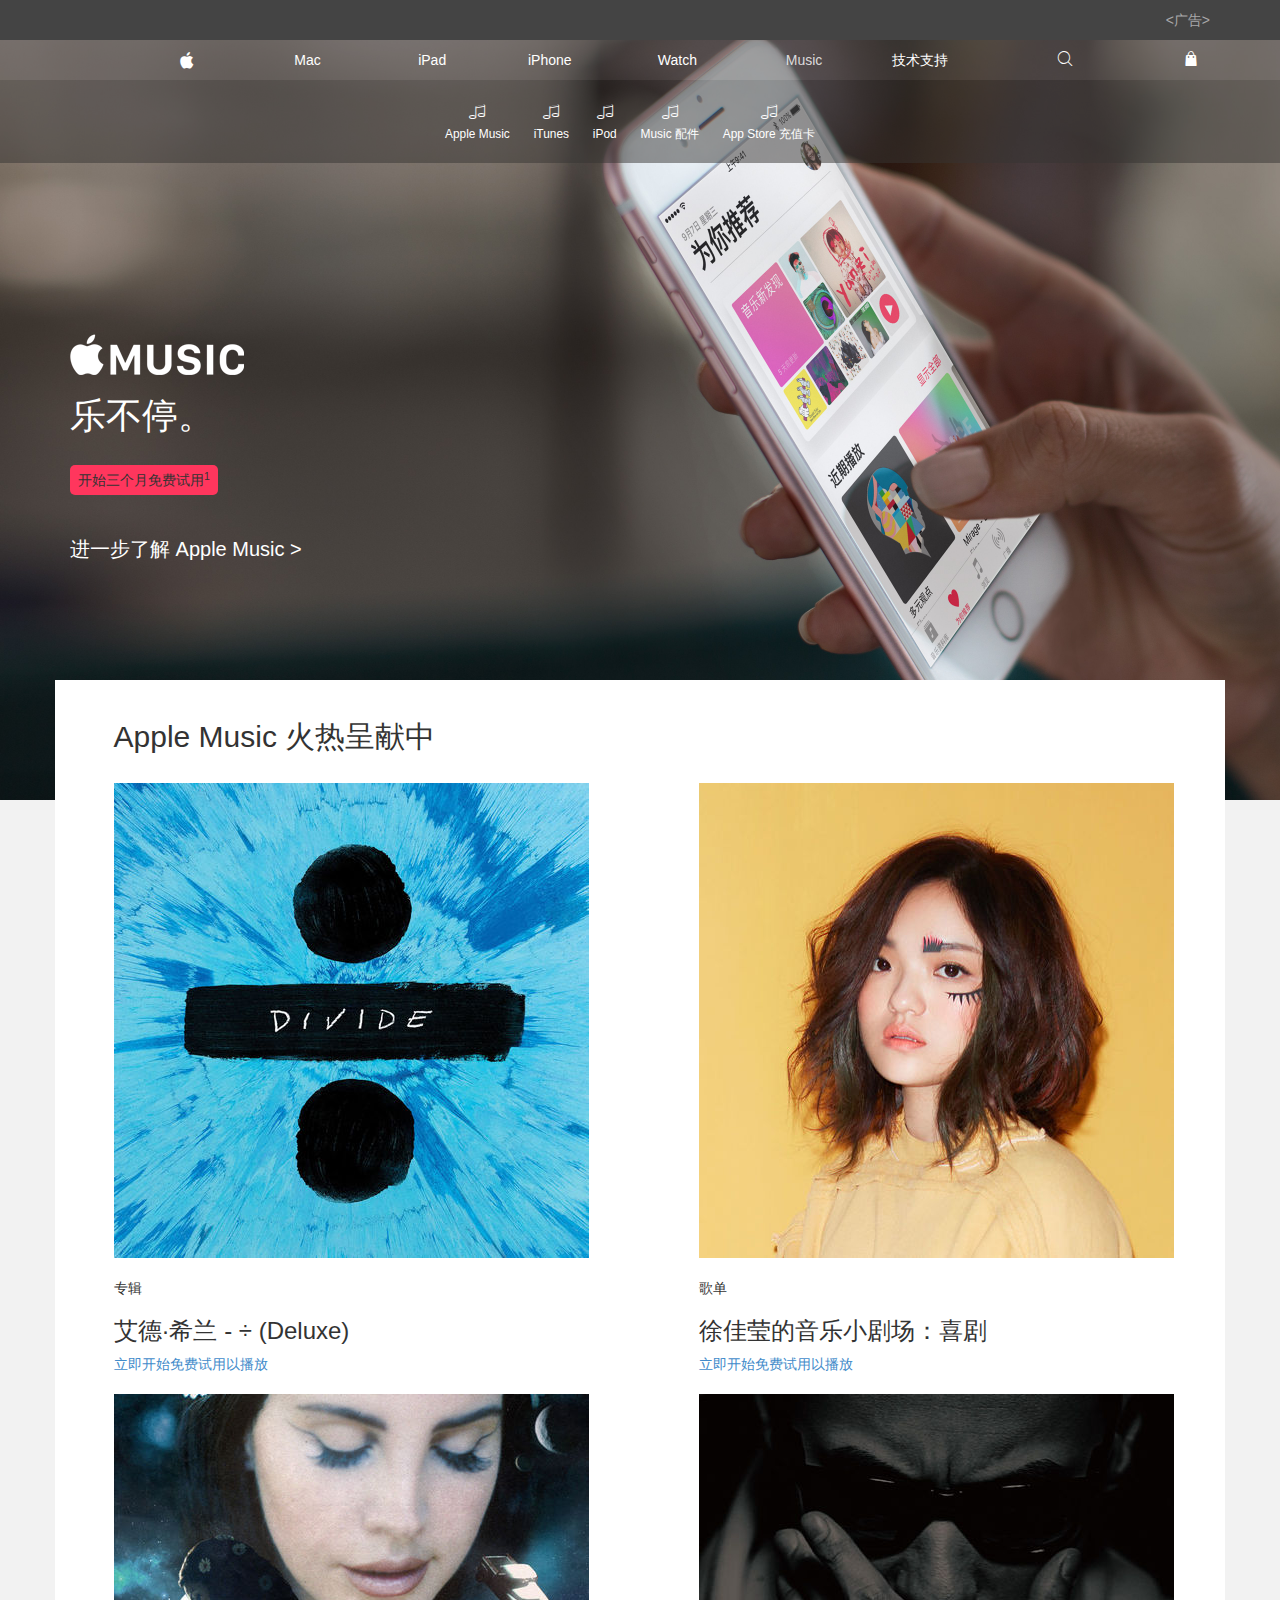
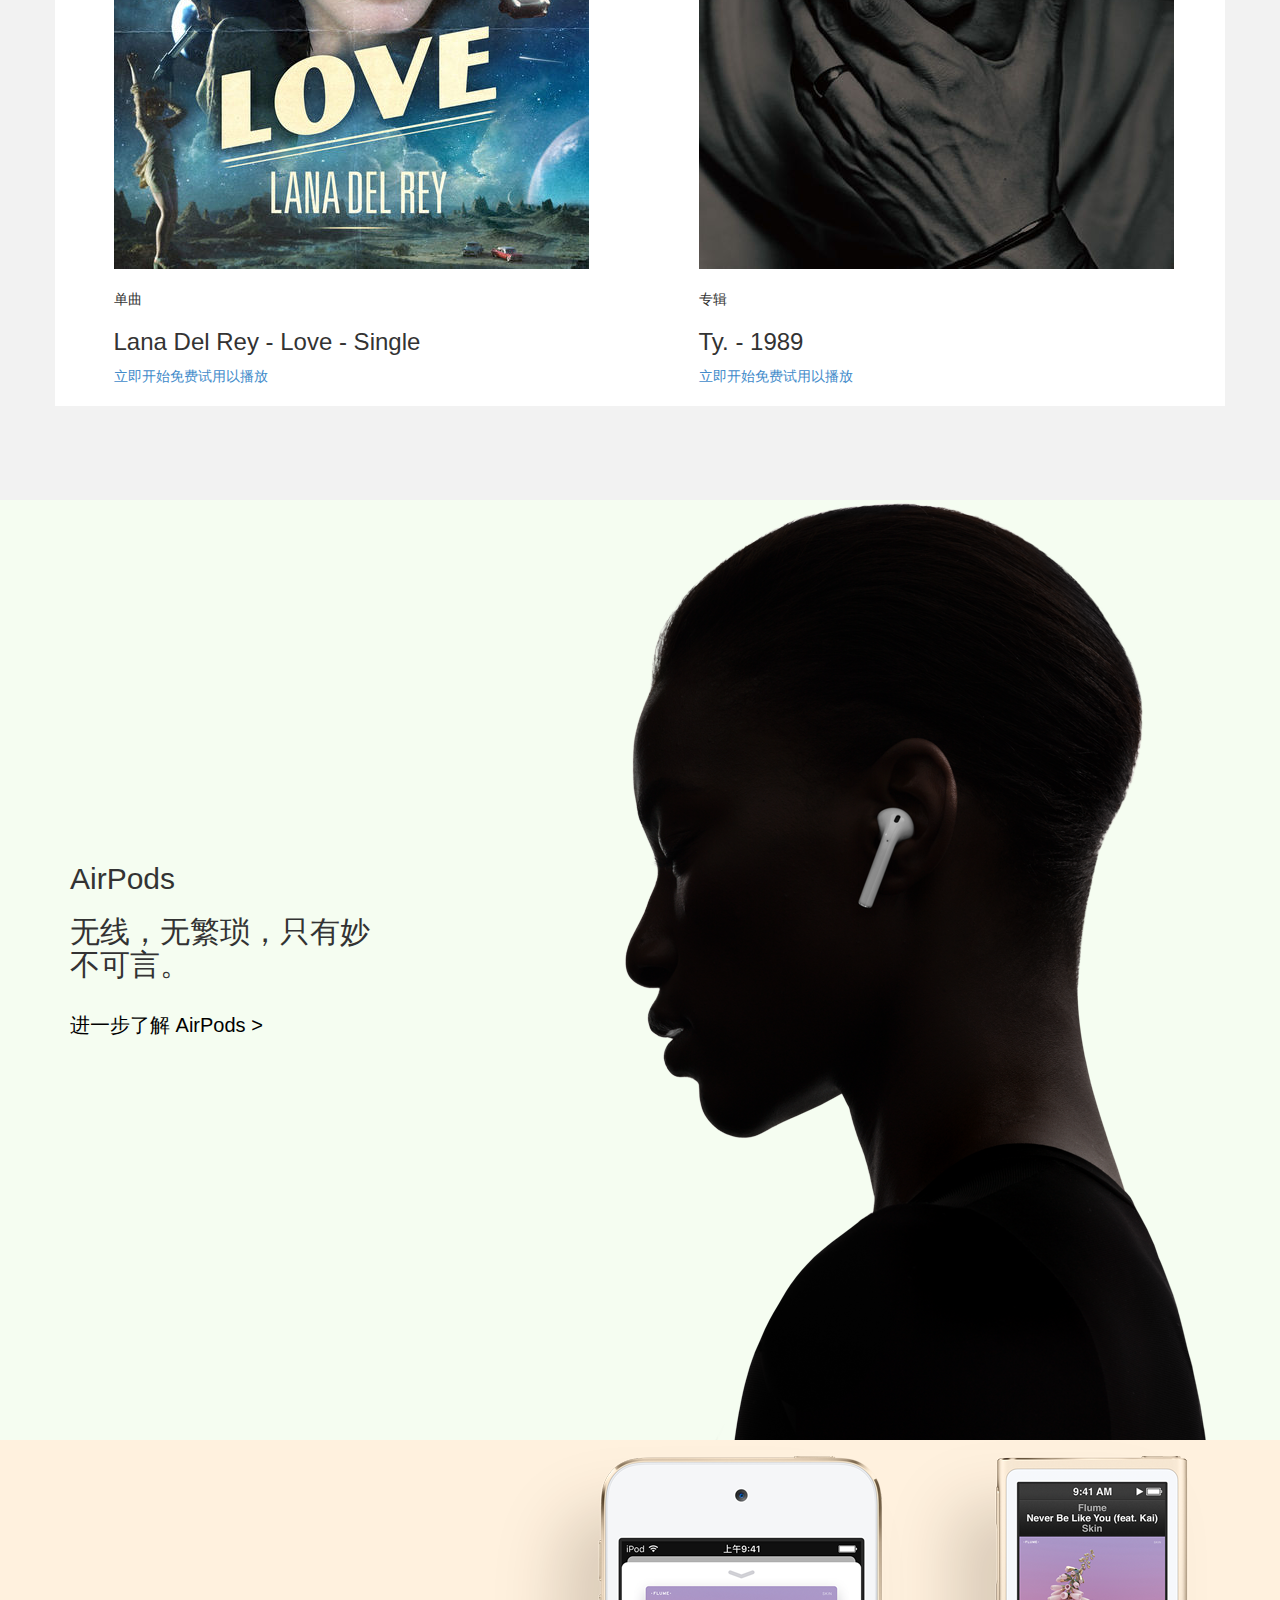
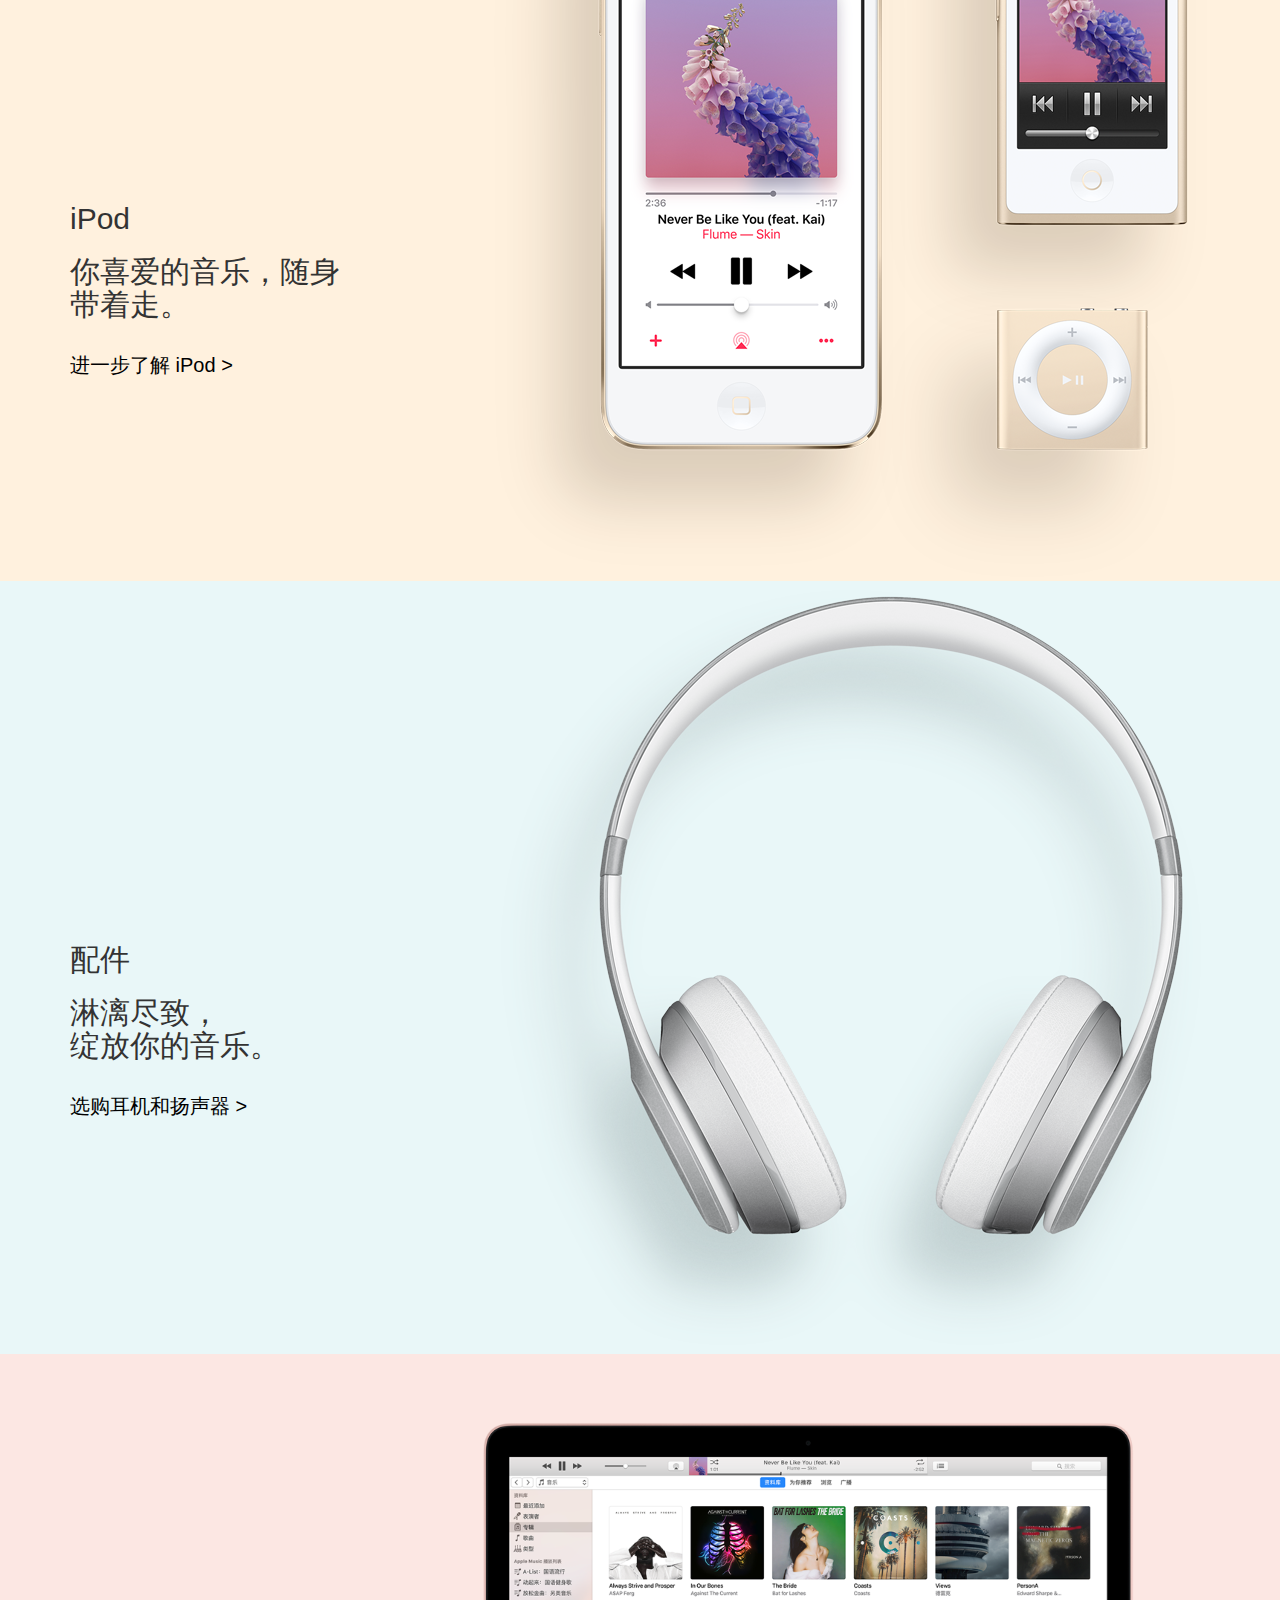
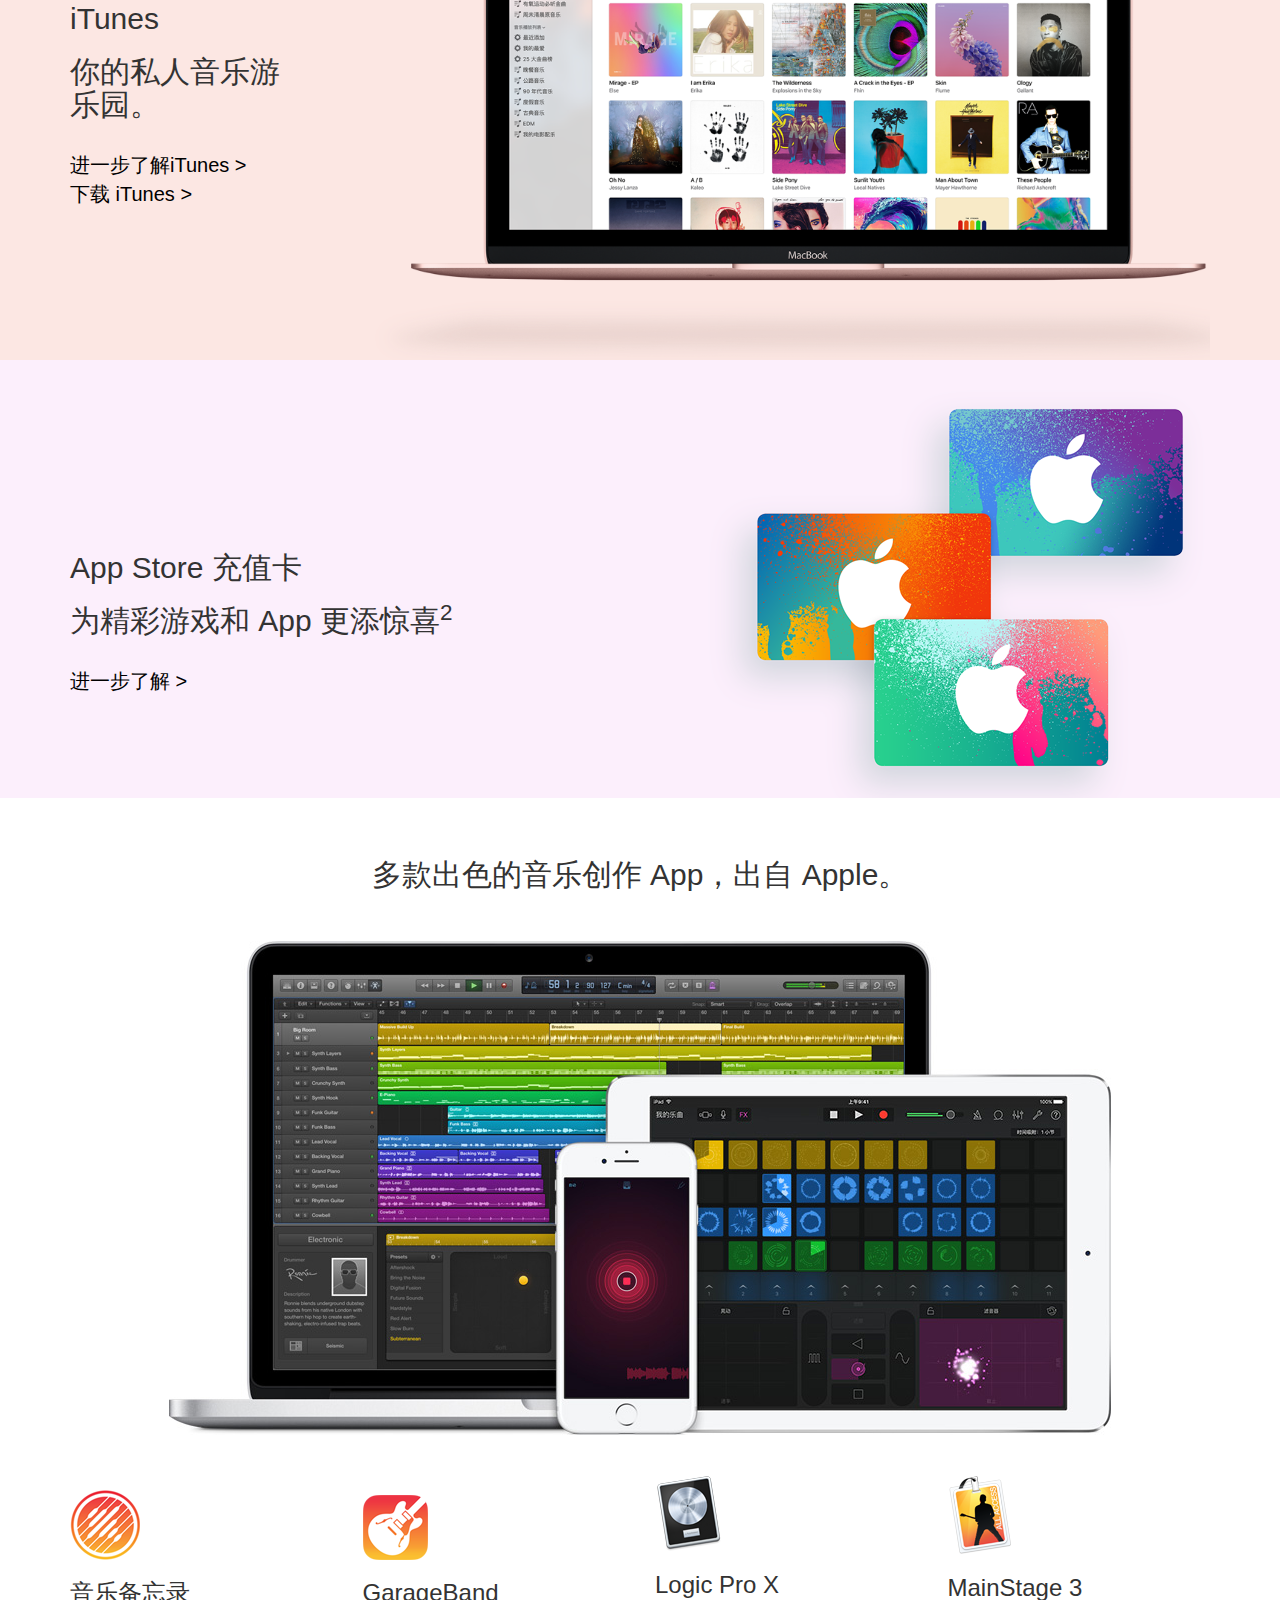
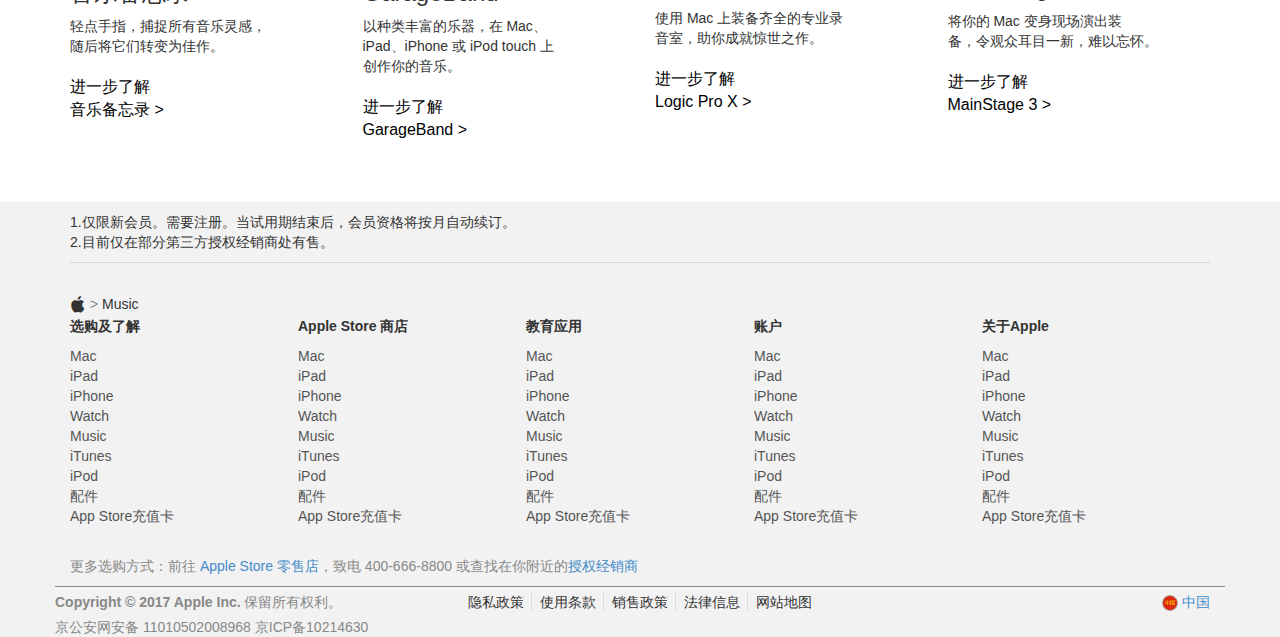
<file: apple/Music.html>
<!doctype html>
<html lang="en">
<head>
    <meta charset="UTF-8">
    <meta http-equiv="X-UA-Compatible" content="IE=edge">
    <meta name="viewport" content="width=device-width, initial-scale=1, maximum-scale=1, user-scalable=no">
    <title>Music - Apple(中国)</title>
    <link rel="stylesheet" href="css/bootstrap.min.css">
    <link rel="stylesheet" href="css/style.css">
    <link rel="stylesheet" href="css/iconfont.css">
    <script src="js/jquery-2.2.3.min.js"></script>
    <script src="js/bootstrap.min.js"></script>
    <script src="js/common.js"></script>
</head>
<body>
<div class="music_bg">
    <div class="up_nav">
        <div class="container" style="line-height:40px;">
            <广告>
        </div>
    </div>
        
    <div class="nav nav_touming">
        <div class="container">
            <ul class="nav_ul">
                <li><a class="iconfont icon-pingguo icon_color_white" href="index.html"></a></li>
                <li><a class="icon_color_white" href="Mac.html">Mac</a></li>
                <li><a class="icon_color_white" href="iPad.html">iPad</a></li>
                <li><a class="icon_color_white" href="iPhone.html">iPhone</a></li>
                <li><a class="icon_color_white" href="Watch.html">Watch</a></li>
                <li><a class="icon_color_white" style="color:rgba(255,255,255,0.8)" href="Music.html">Music</a></li>
                <li><a class="icon_color_white" href="#">技术支持</a></li>
                <li><a class="iconfont icon-sousuo icon_color_white" href="#"></a></li>
                <li><a class="iconfont icon-gouwudai icon_color_white" href="#"></a></li>
            </ul>
        </div>
    </div><!-- 导航结束 -->
    <div class="Mac_photo Mac_photo_touming">
        <div class="container text-center">
            <div class="inlin">
                <a class="color_white" href="#">
                <span class="iconfont icon-musicnote"></span><br>
                <small>Apple Music</small>
                </a>
            </div>
            <div class="inlin">
                <a class="color_white" href="#">
                    <span class="iconfont icon-musicnote"></span><br>
                    <small>iTunes</small>
                </a>
            </div>
            <div class="inlin">
                <a class="color_white" href="#">
                <span class="iconfont icon-musicnote"></span><br>
                <small>iPod</small>
                </a>
            </div>
            <div class="inlin">
                <a class="color_white" href="#">
                <span class="iconfont icon-musicnote"></span><br>
                <small>Music 配件</small>
                </a>
            </div>
            <div class="inlin">
                <a class="color_white" href="#">
                <span class="iconfont icon-musicnote"></span><br>
                <small>App Store 充值卡</small>
                </a>
            </div>
        </div>
    </div>
    <div>
        <div class="container">
            <div style="margin-top:15%;">
                <img src="images/Music_2.png" alt="">
                <h1 class="color_white">乐不停。</h1>
                <button class="music_btn">开始三个月免费试用<sup>1</sup></button>
                <p style="padding:20px 0"><a class="font_20 color_white" href="#">进一步了解 Apple Music > </a></p>
            </div>
        </div>
    </div>
</div>
<div class="bg_f2" style="position:relative;height:1300px;">
    <div class="container music_1" style="background:#fff">
        <div class="row">
            <h2 class="pad_20" style="padding-left:5%">Apple Music 火热呈献中</h2>
        </div>
        <div class="row">
            <ul class="music_ul1">
                <li style="margin-left:5%;">
                <img src="images/Music_3.jpg" alt="">
                <div class="pad_20">
                    <span>专辑</span><br>
                    <h3>艾德·希兰 - ÷ (Deluxe)</h3>
                    <a href="#">立即开始免费试用以播放</a>
                </div>
                </li>
                <li style="margin-left:5%;">
                <img src="images/Music_4.jpg" alt="">
                <div class="pad_20">
                    <span>歌单</span><br>
                    <h3>徐佳莹的音乐小剧场：喜剧</h3>
                    <a href="#">立即开始免费试用以播放</a>
                </div>
                </li>
                <li style="margin-left:5%;">
                <img src="images/Music_5.jpg" alt="">
                <div class="pad_20">
                    <span>单曲</span><br>
                    <h3>Lana Del Rey - Love - Single</h3>
                    <a href="#">立即开始免费试用以播放</a>
                </div>
                </li>
                <li style="margin-left:5%;">
                <img src="images/Music_6.jpg" alt="">
                <div class="pad_20">
                    <span>专辑</span><br>
                    <h3>Ty. - 1989</h3>
                    <a href="#">立即开始免费试用以播放</a>
                </div>
                </li>
            </ul>
        </div>
        
    </div>
</div>


<div class="music_2">
    <div class="container">
        <figure class="music2_bg music2_bg1">
            <div style="padding-top:30%">
            <h2>
            <span style="display:block;margin-bottom:20px;">AirPods</span>
            无线，无繁琐，只有妙<br>不可言。</h2>
            <p style="padding:20px 0"><a class="font_20 color_black" href="#">进一步了解 AirPods > </a></p>
        </div>
        </figure>
        
    </div>
</div>

<div class="music_2" style="background:#FFF1DE;">
    <div class="container">
        <figure class="music2_bg music2_bg2">
            <div style="padding-top:30%">
            <h2>
            <span style="display:block;margin-bottom:20px;">iPod</span>
            你喜爱的音乐，随身<br>带着走。</h2>
            <p style="padding:20px 0"><a class="font_20 color_black" href="#">进一步了解 iPod > </a></p>
        </div>
        </figure>
        
    </div>
</div>
<div class="music_2" style="background:#E9F7F8;">
    <div class="container">
        <figure class="music2_bg music2_bg3">
            <div style="padding-top:30%">
            <h2>
            <span style="display:block;margin-bottom:20px;">配件</span>
            淋漓尽致，<br>绽放你的音乐。</h2>
            <p style="padding:20px 0"><a class="font_20 color_black" href="#">选购耳机和扬声器 > </a></p>
        </div>
        </figure>
        
    </div>
</div>
<div class="music_2" style="background:#FCE7E3">
    <div class="container">
        <figure class="music2_bg music2_bg4">
            <div style="padding-top:20%">
            <h2>
            <span style="display:block;margin-bottom:20px;">iTunes</span>
            你的私人音乐游<br>乐园。</h2>
            <p style="padding:20px 0">
            <a class="font_20 color_black" href="#">进一步了解iTunes > </a><br>
            <a class="font_20 color_black" href="#">下载 iTunes > </a>
            </p>
        </div>
        </figure>
        
    </div>
</div>
<div class="music_2" style="background:#FCEFFC;">
    <div class="container">
        <figure class="music2_bg music2_bg5">
            <div style="padding-top:15%">
            <h2>
            <span style="display:block;margin-bottom:20px;">App Store 充值卡</span>
            为精彩游戏和 App 更添惊喜<sup>2</sup></h2>
            <p style="padding:20px 0">
            <a class="font_20 color_black" href="#">进一步了解 > </a>
            </p>
        </div>
        </figure>
        
    </div>
</div>

<div class="bg_write pad_20">
    <div class="container">
        <h2 class="pad_20 text-center">多款出色的音乐创作 App，出自 Apple。</h2>
        <div class="text-center pad_20"><img src="images/Music_12.jpg" alt=""></div>
        <div class="row pad_20">
            <div class="col-lg-3">
                <img src="images/Music_13.png" alt="">
                <h3>音乐备忘录</h3>
                <p>轻点手指，捕捉所有音乐灵感，<br>随后将它们转变为佳作。</p>
                <p style="padding:10px 0">
                <a class="font_20 color_black font_16" href="#">进一步了解</a><br>
                <a class="font_20 color_black font_16" href="#">音乐备忘录 > </a>
                </p>
            </div>
            <div class="col-lg-3">
                <img src="images/Music_14.png" alt="">
                <h3>GarageBand</h3>
                <p>以种类丰富的乐器，在 Mac、<br>iPad、iPhone 或 iPod touch 上<br>创作你的音乐。</p>
                <p style="padding:10px 0">
                <a class="font_20 color_black font_16" href="#">进一步了解</a><br>
                <a class="font_20 color_black font_16" href="#">GarageBand > </a>
                </p>
            </div>
            <div class="col-lg-3">
                <img src="images/Music_15.png" alt="">
                <h3>Logic Pro X</h3>
                <p>使用 Mac 上装备齐全的专业录<br>音室，助你成就惊世之作。</p>
                <p style="padding:10px 0">
                <a class="font_20 color_black font_16" href="#">进一步了解</a><br>
                <a class="font_20 color_black font_16" href="#">Logic Pro X > </a>
                </p>
            </div>
            <div class="col-lg-3">
                <img src="images/Music_16.png" alt="">
                <h3>MainStage 3</h3>
                <p>将你的 Mac 变身现场演出装<br>备，令观众耳目一新，难以忘怀。</p>
                <p style="padding:10px 0">
                <a class="font_20 color_black font_16" href="#">进一步了解</a><br>
                <a class="font_20 color_black font_16" href="#">MainStage 3 > </a>
                </p>
            </div>
        </div>
    </div>
</div>

<div class="bg_f2">
    <div class="container">
        <p style="padding:10px 0;border-bottom:1px solid #d6d6d6">
            1.仅限新会员。需要注册。当试用期结束后，会员资格将按月自动续订。<br>
            2.目前仅在部分第三方授权经销商处有售。
        </p>
    </div>
     <div class="container" style="padding:20px 15px">
        <div>
            <span class="iconfont icon-pingguo" style="color:#333"></span> <span style="color:#888888">></span> Music
        </div>
                <ul class="bottom_ul1">
                    <li>
                        <p><b>选购及了解</b></p>
                        <ul class="ul_ul">
                            <li><a href="#">Mac</a></li>
                            <li><a href="#">iPad</a></li>
                            <li><a href="#">iPhone</a></li>
                            <li><a href="#">Watch</a></li>
                            <li><a href="#">Music</a></li>
                            <li><a href="#">iTunes</a></li>
                            <li><a href="#">iPod</a></li>
                            <li><a href="#">配件</a></li>
                            <li><a href="#">App Store充值卡</a></li>
                        </ul>    
                    </li>
                    <li>
                        <p><b>Apple Store 商店</b></p>
                        <ul class="ul_ul">
                           <li><a href="#">Mac</a></li>
                            <li><a href="#">iPad</a></li>
                            <li><a href="#">iPhone</a></li>
                            <li><a href="#">Watch</a></li>
                            <li><a href="#">Music</a></li>
                            <li><a href="#">iTunes</a></li>
                            <li><a href="#">iPod</a></li>
                            <li><a href="#">配件</a></li>
                            <li><a href="#">App Store充值卡</a></li>
                        </ul>    
                    </li>
                    <li>
                        <p><b>教育应用</b></p>
                        <ul class="ul_ul">
                            <li><a href="#">Mac</a></li>
                            <li><a href="#">iPad</a></li>
                            <li><a href="#">iPhone</a></li>
                            <li><a href="#">Watch</a></li>
                            <li><a href="#">Music</a></li>
                            <li><a href="#">iTunes</a></li>
                            <li><a href="#">iPod</a></li>
                            <li><a href="#">配件</a></li>
                            <li><a href="#">App Store充值卡</a></li>
                        </ul>    
                    </li>
                    <li>
                        <p><b>账户</b></p>
                        <ul class="ul_ul">
                            <li><a href="#">Mac</a></li>
                            <li><a href="#">iPad</a></li>
                            <li><a href="#">iPhone</a></li>
                            <li><a href="#">Watch</a></li>
                            <li><a href="#">Music</a></li>
                            <li><a href="#">iTunes</a></li>
                            <li><a href="#">iPod</a></li>
                            <li><a href="#">配件</a></li>
                            <li><a href="#">App Store充值卡</a></li>
                        </ul>    
                    </li>
                    <li>
                        <p><b>关于Apple</b></p>
                        <ul class="ul_ul">
                            <li><a href="#">Mac</a></li>
                            <li><a href="#">iPad</a></li>
                            <li><a href="#">iPhone</a></li>
                            <li><a href="#">Watch</a></li>
                            <li><a href="#">Music</a></li>
                            <li><a href="#">iTunes</a></li>
                            <li><a href="#">iPod</a></li>
                            <li><a href="#">配件</a></li>
                            <li><a href="#">App Store充值卡</a></li>
                        </ul>    
                    </li>
                </ul>
            </div>

            <div class="container" style="padding:10px 15px;border-bottom:1px solid #888888;color:#888888">
            更多选购方式：前往 <a href="#">Apple Store 零售店</a>，致电 400-666-8800 或查找在你附近的<a href="#">授权经销商</a>
            </div>

            <div class="container">
                <div class="row" style="padding:5px 0;">
                    <div class="col-lg-4 col-md-12 col-sm-12 col-xs-12" style="padding:0;color:#888888">
                    <b>Copyright © 2017 Apple Inc.</b> 保留所有权利。
                    </div>
                    <div class="col-lg-4 col-md-10 col-sm-10 col-xs-10">
                        <ul class="end_ul">
                            <li><a href="#">隐私政策</a></li>
                            <li><a href="#">使用条款</a></li>
                            <li><a href="#">销售政策</a></li>
                            <li><a href="#">法律信息</a></li>
                            <li style="border:0;"><a href="#">网站地图</a></li>
                        </ul>
                    </div>
                    <div class="col-lg-4 col-md-2 col-sm-2 col-xs-2 text-right">
                        <img src="images/china.png" alt="中国">
                        <a href="#">中国</a>
                    </div>
                </div>
                <div class="row" style="color:#888888">
                    京公安网安备 11010502008968 <a href="#" style="color:#888888">京ICP备10214630</a>
                </div>
            </div>
</div>


</body>
</html>
</file>
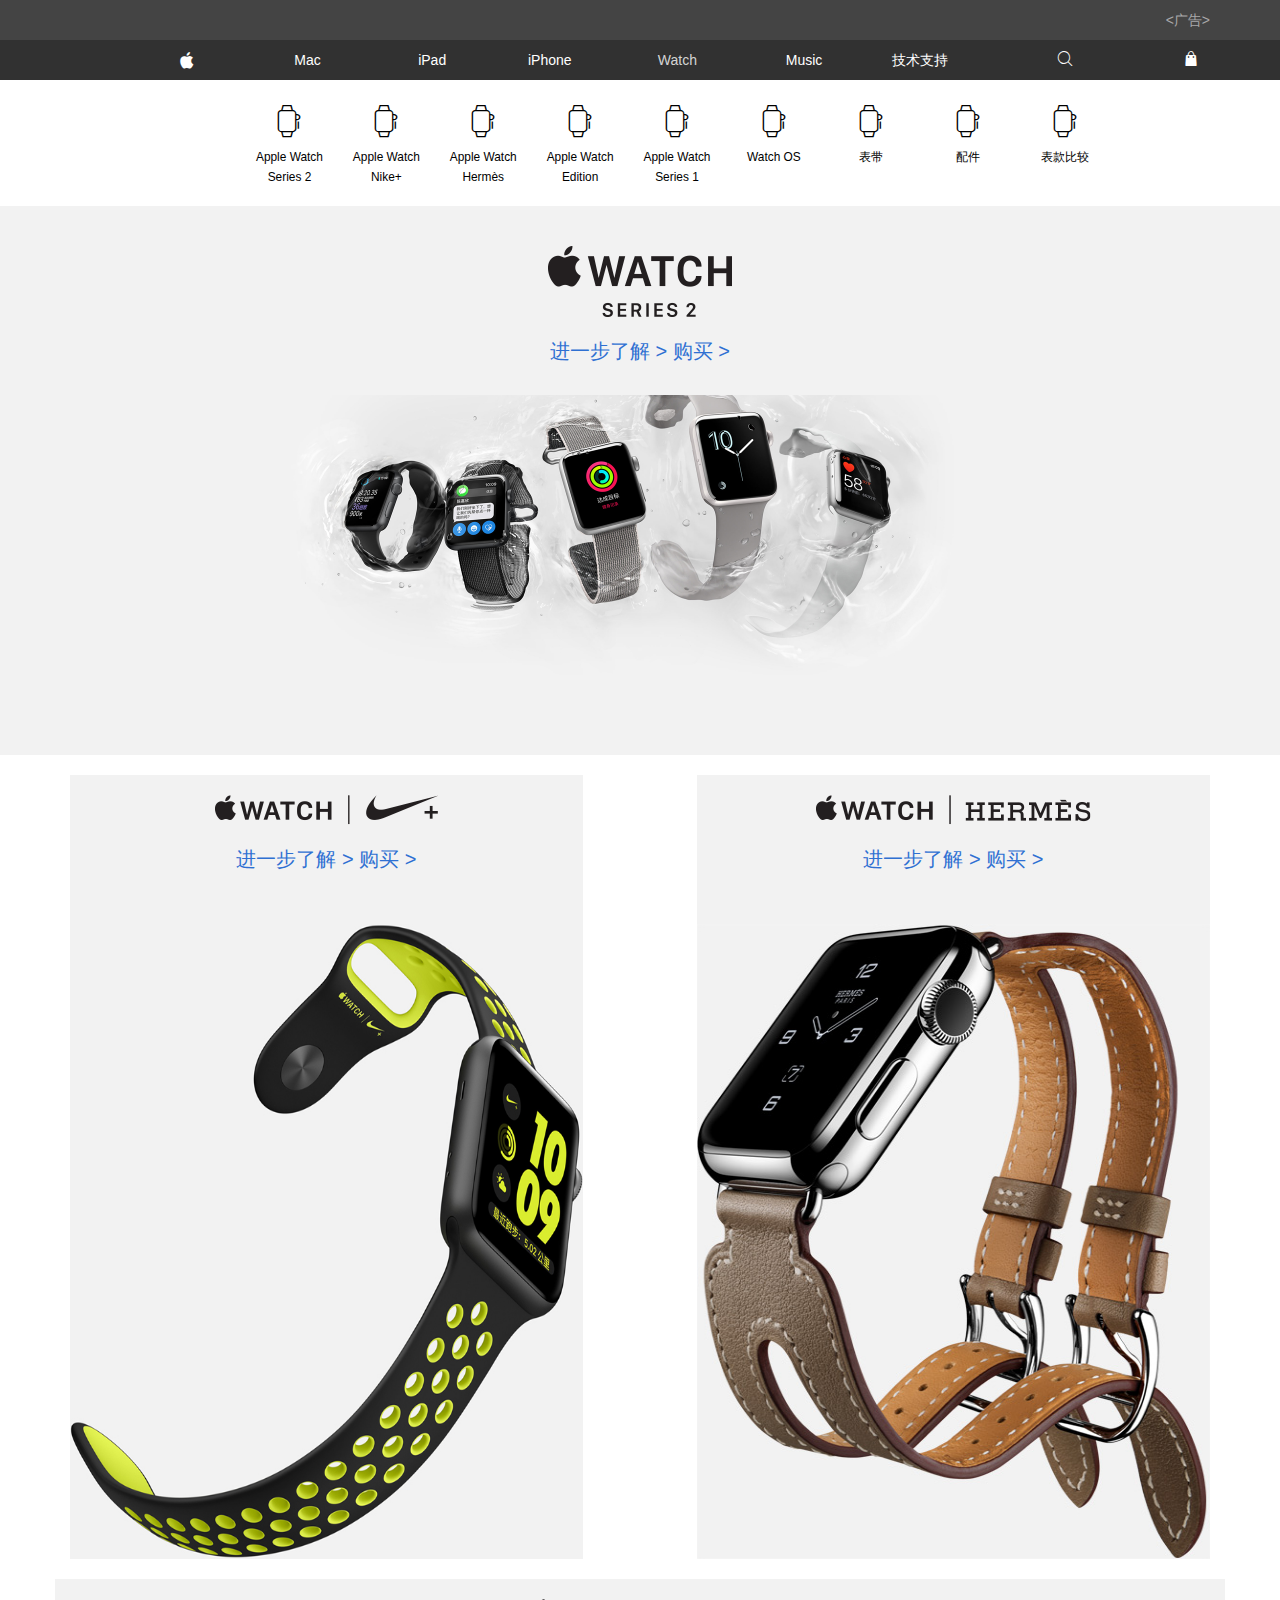
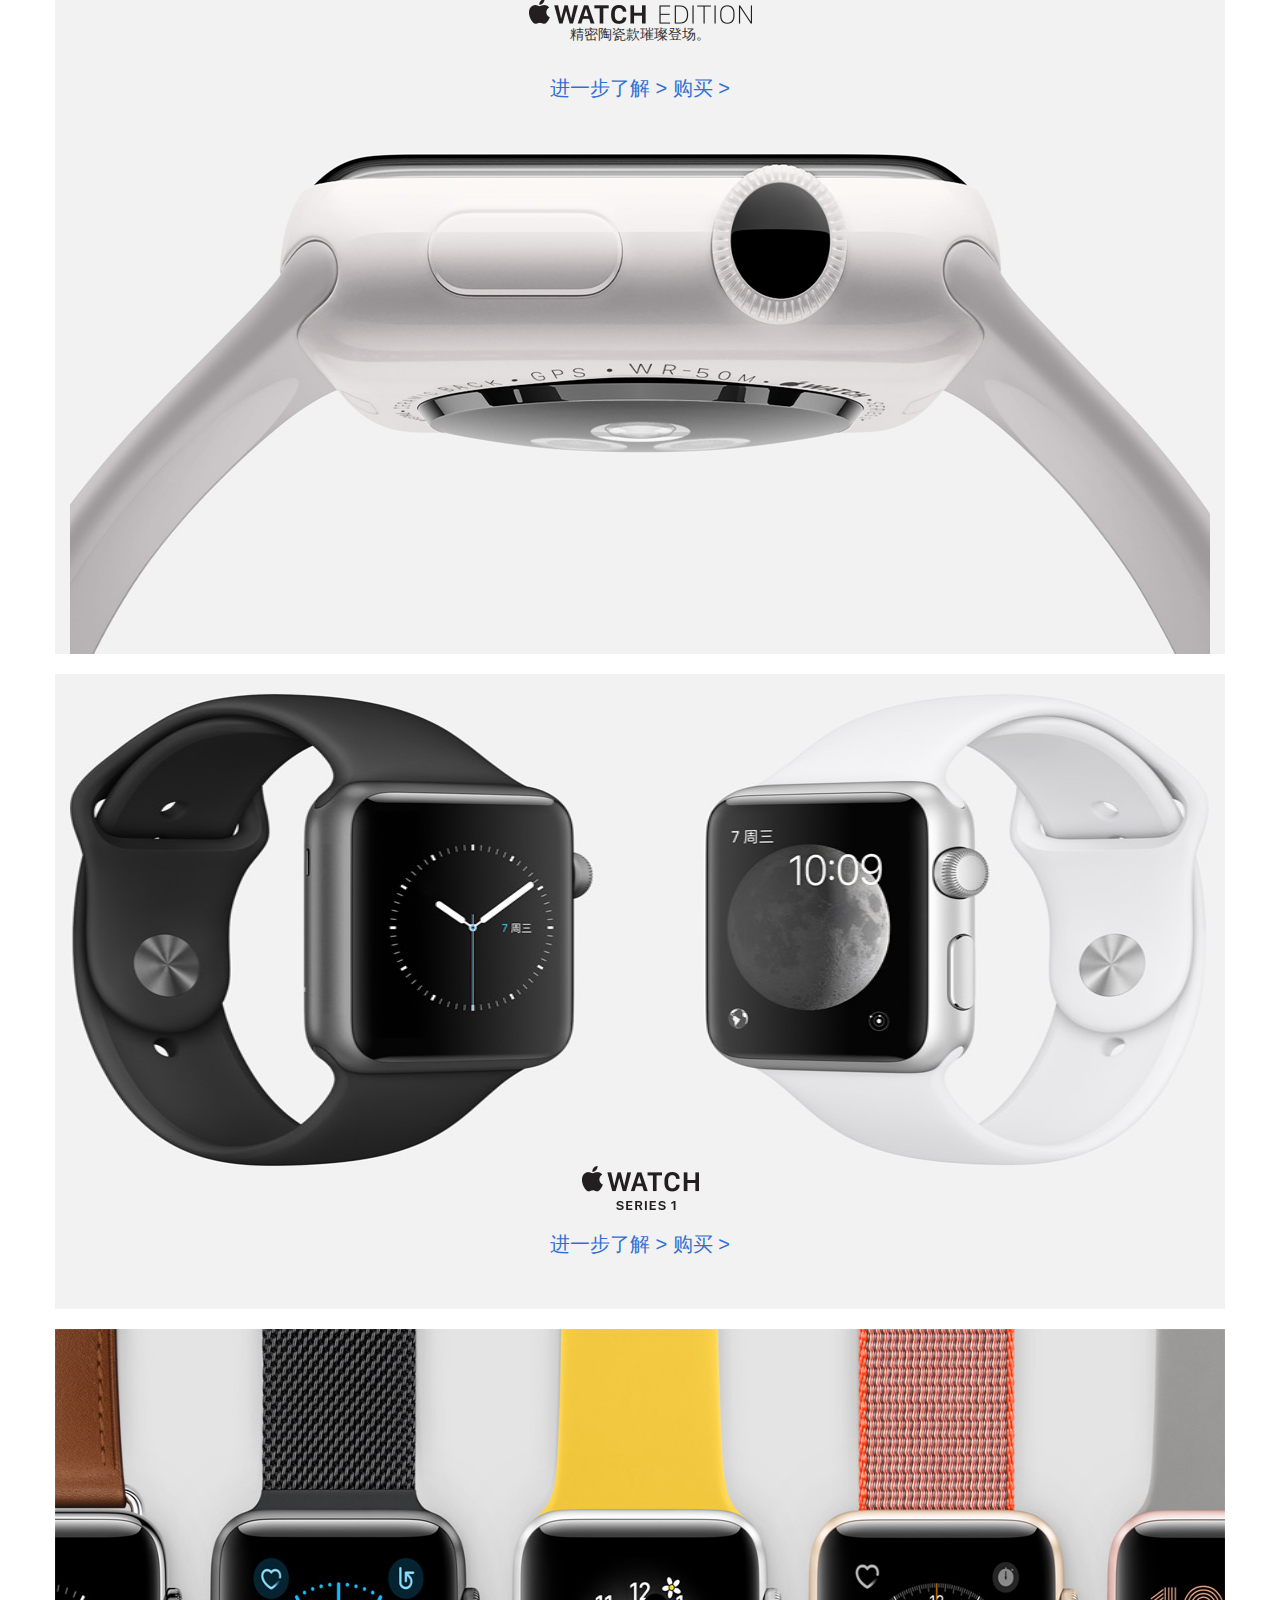
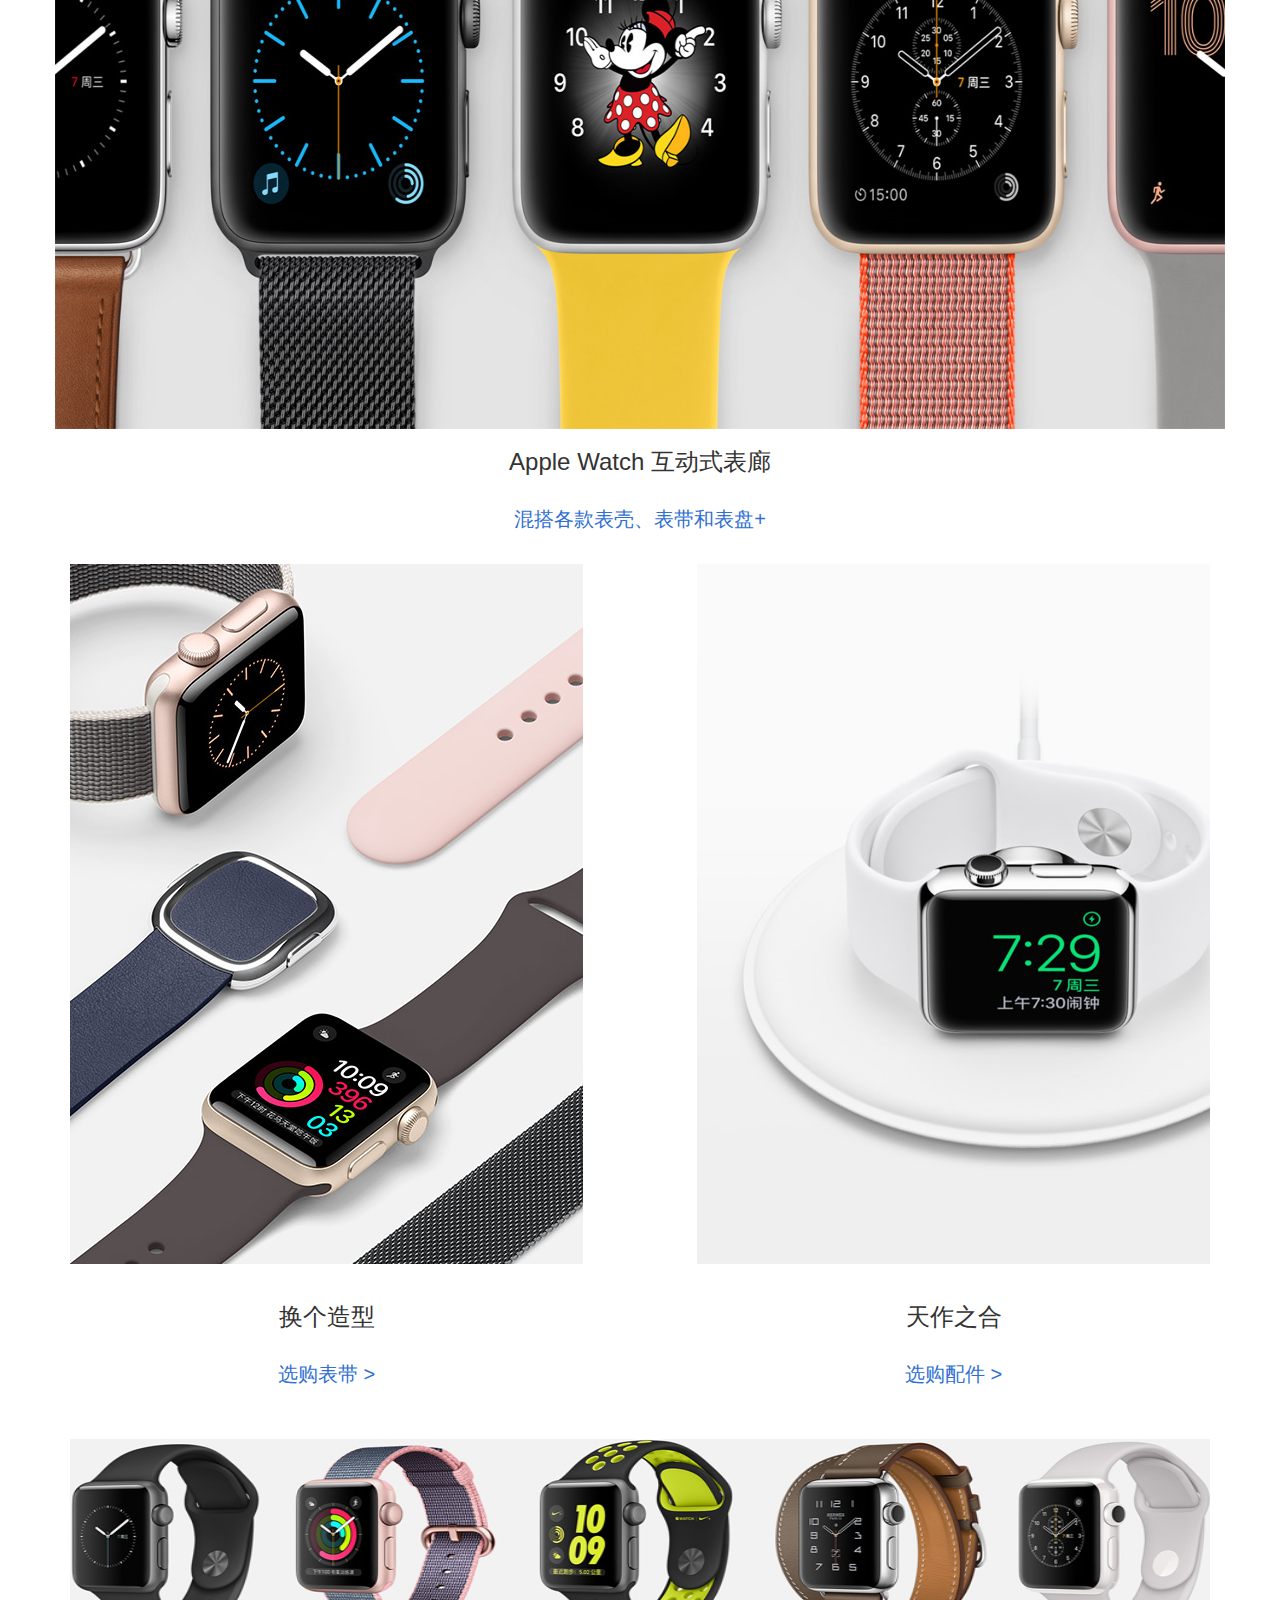
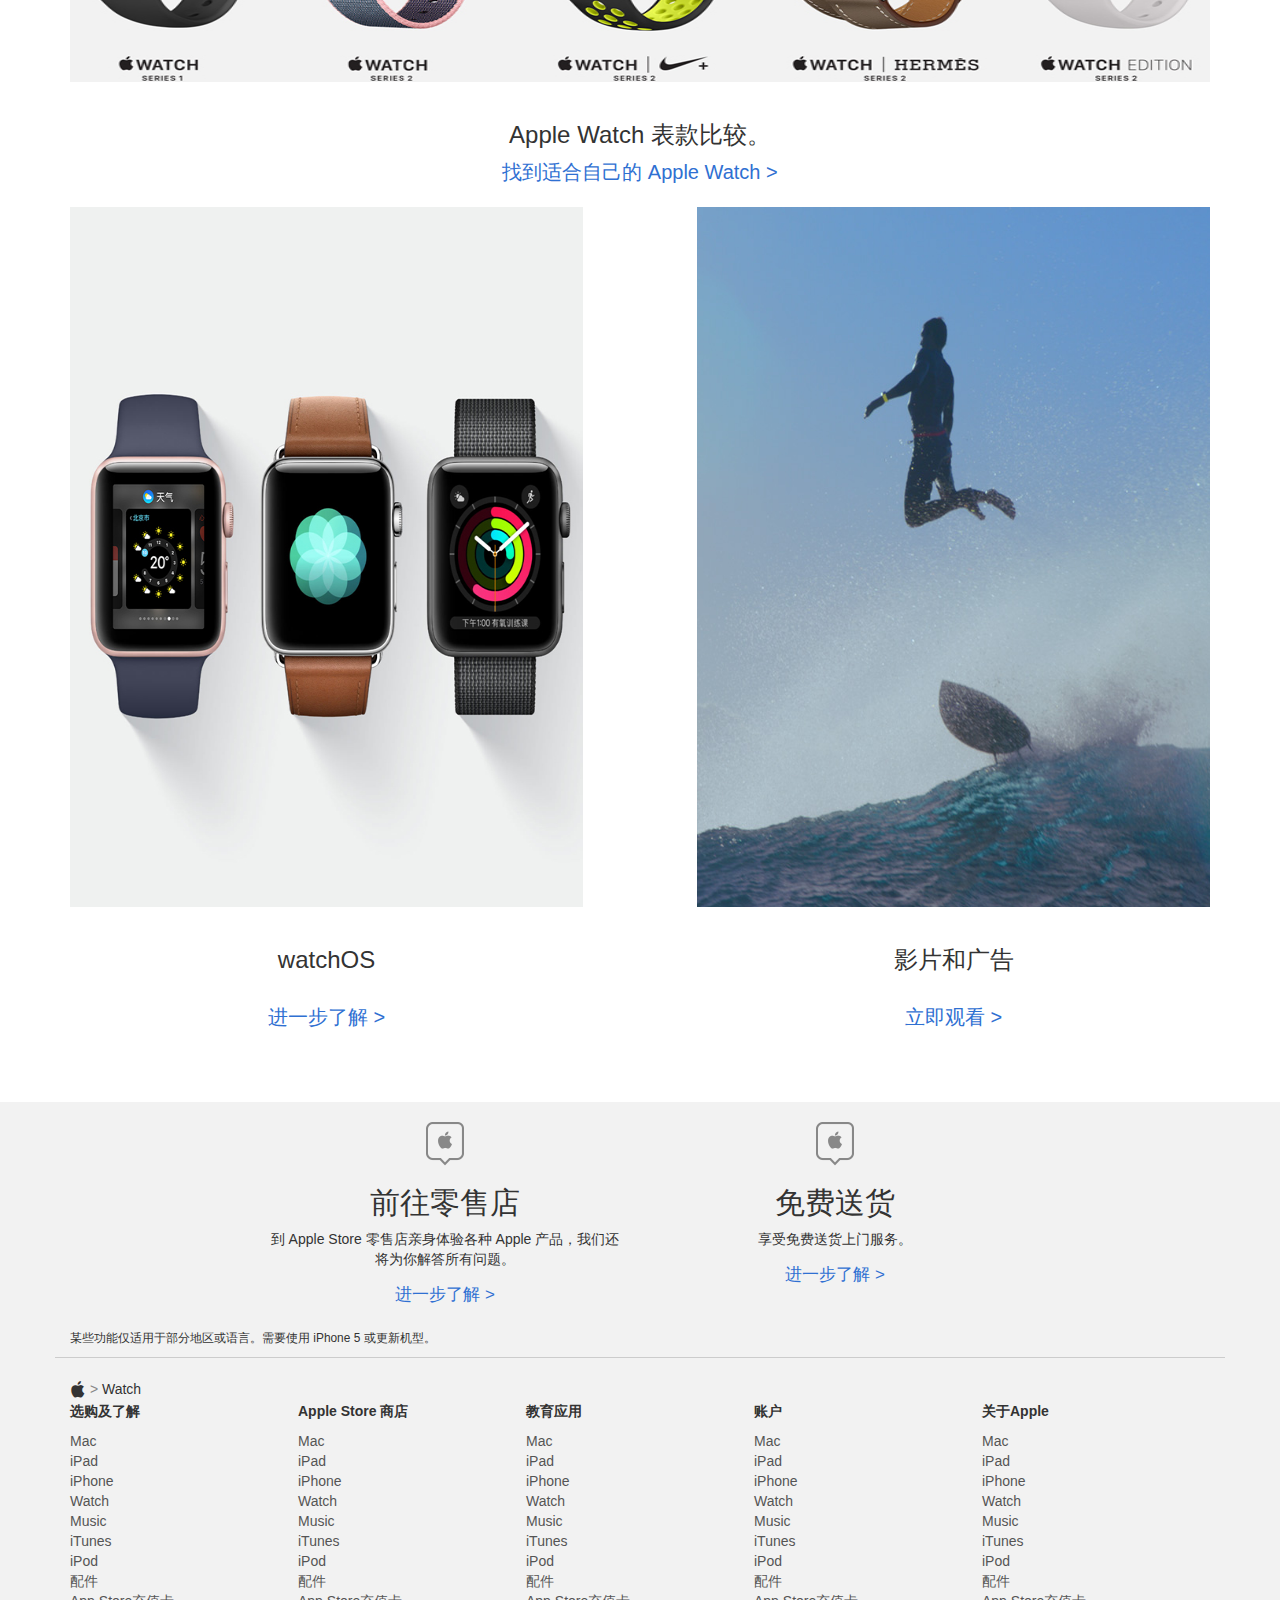
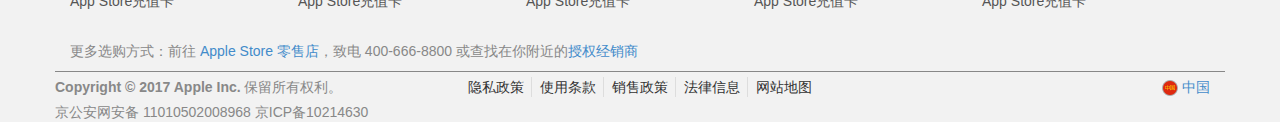
<file: apple/Watch.html>
<!doctype html>
<html lang="en">
<head>
    <meta charset="UTF-8">
    <meta http-equiv="X-UA-Compatible" content="IE=edge">
    <meta name="viewport" content="width=device-width, initial-scale=1, maximum-scale=1, user-scalable=no">
    <title>Watch - Apple(中国)</title>
    <link rel="stylesheet" href="css/bootstrap.min.css">
    <link rel="stylesheet" href="css/style.css">
    <link rel="stylesheet" href="css/iconfont.css">
    <script src="js/jquery-2.2.3.min.js"></script>
    <script src="js/bootstrap.min.js"></script>
    <script src="js/common.js"></script>
</head>
<body>
<div class="up_nav">
        <div class="container" style="line-height:40px;">
            <广告>
        </div>
</div>
    
<div class="nav">
    <div class="container">
        <ul class="nav_ul">
            <li><a class="iconfont icon-pingguo icon_color_white" href="index.html"></a></li>
            <li><a class="icon_color_white" href="Mac.html">Mac</a></li>
            <li><a class="icon_color_white" href="iPad.html">iPad</a></li>
            <li><a class="icon_color_white" href="iPhone.html">iPhone</a></li>
            <li><a class="icon_color_white" style="color:rgba(255,255,255,0.8)" href="Watch.html">Watch</a></li>
            <li><a class="icon_color_white" href="Music.html">Music</a></li>
            <li><a class="icon_color_white" href="#">技术支持</a></li>
            <li><a class="iconfont icon-sousuo icon_color_white" href="#"></a></li>
            <li><a class="iconfont icon-gouwudai icon_color_white" href="#"></a></li>
        </ul>
    </div>
</div><!-- 导航结束 -->
<div class="Mac_photo" style="background:#fff">
        
    <div class="container text-center">
        <ul class="Watch_ul1">
            <li>
                <a href="#">
                    <span class="iconfont icon-AppleWatch watch_large"></span><br>
                    <small class="color_black">Apple Watch<br>Series 2</small>
                </a>
            </li>
            <li>
                <a href="#">
                    <span class="iconfont icon-AppleWatch watch_large"></span><br>
                    <small class="color_black">Apple Watch<br>Nike+</small>
                </a>
            </li>
            <li>
                <a href="#">
                    <span class="iconfont icon-AppleWatch watch_large"></span><br>
                    <small class="color_black">Apple Watch<br>Hermès</small>
                </a>
            </li>
            <li>
                <a href="#">
                    <span class="iconfont icon-AppleWatch watch_large"></span><br>
                    <small class="color_black">Apple Watch<br>Edition</small>
                </a>
            </li>
            <li>
                <a href="#">
                    <span class="iconfont icon-AppleWatch watch_large"></span><br>
                    <small class="color_black">Apple Watch<br>Series 1</small>
                </a>
            </li>
            <li>
                <a href="#">
                    <span class="iconfont icon-AppleWatch watch_large"></span><br>
                    <small class="color_black">Watch OS</small>
                </a>
            </li>
            <li>
                <a href="#">
                    <span class="iconfont icon-AppleWatch watch_large"></span><br>
                    <small class="color_black">表带</small>
                </a>
            </li>
            <li>
                <a href="#">
                    <span class="iconfont icon-AppleWatch watch_large"></span><br>
                    <small class="color_black">配件</small>
                </a>
            </li>
            <li>
                <a href="#">
                    <span class="iconfont icon-AppleWatch watch_large"></span><br>
                    <small class="color_black">表款比较</small>
                </a>
            </li>
        </ul>
    </div>
</div>
<div class="bg_f2 watch_1" style="overflow:hidden">
    <div class="container text-center">
        <img src="images/Watch_1_1.png" alt="">
        <p style="padding:20px 0"><a class="font_20" href="#">进一步了解 > </a>  <a class="font_20" href="#">购买 > </a></p>
    </div>
    <figure class="watch_bg watch_img1"></figure>
</div>
<div class="bg_write pad_20" style="overflow:hidden">
    <div class="container">
        <ul class="watch_ul1">
            <li style="margin-right:5%;">
                <div class="text-center pad_20">
                    <img src="images/Watch_4.png" alt="">
                    <p style="padding:20px 0"><a class="font_20" href="#">进一步了解 > </a>  <a class="font_20" href="#">购买 > </a></p>
                </div>
                <figure class="watch_bg watch_img2"></figure>
            </li>
            <li style="margin-left:5%">
                <div class="text-center pad_20">
                    <img src="images/Watch_5.png" alt="">
                    <p style="padding:20px 0"><a class="font_20" href="#">进一步了解 > </a>  <a class="font_20" href="#">购买 > </a></p>
                </div>
                <figure class="watch_bg watch_img3"></figure>
            </li>
        </ul>
    </div>
    <div class="container watch_bg2" style="overflow:hidden">
            <div class="text-center pad_20">
                <img src="images/Watch_6.png" alt="">
                <p>精密陶瓷款璀璨登场。</p>
                <p style="padding:20px 0"><a class="font_20" href="#">进一步了解 > </a>  <a class="font_20" href="#">购买 > </a></p>
            </div>
            <figure class="watch_bg watch_img4"></figure>
    </div>
    <div class="container watch_bg2" style="overflow:hidden">
            <div class="text-center pad_20">
                <figure class="watch_bg watch_img5"></figure>
                <img src="images/Watch_9.png" alt="">
                <p style="padding:20px 0"><a class="font_20" href="#">进一步了解 > </a>  <a class="font_20" href="#">购买 > </a></p>
            </div>
    </div>
    <div class="container" style="padding-left:0;padding-right:0;overflow:hidden">
            <div class="text-center">
                <figure class="watch_bg watch_img6"></figure>
                <h3>Apple Watch 互动式表廊</h3>
                <p style="padding:20px 0"><a class="font_20" href="#">混搭各款表壳、表带和表盘+</a></p>
            </div>
    </div>
    <div class="container" style="overflow:hidden">
        <ul class="watch_ul1">
            <li style="margin-right:5%;background:#fff">
                <figure class="watch_bg watch_img7"></figure>
                <div class="text-center pad_20">
                    <h3>换个造型</h3>
                    <p style="padding:20px 0"><a class="font_20" href="#">选购表带 > </a></p>
                </div>
            </li>
            <li style="margin-left:5%;background:#fff">
                <figure class="watch_bg watch_img8"></figure>
                <div class="text-center pad_20">
                    <h3>天作之合</h3>
                    <p style="padding:20px 0"><a class="font_20" href="#">选购配件 > </a></p>
                </div>
            </li>
        </ul>
    </div>
    <div class="container" style="overflow:hidden">
        <figure class="watch-bg watch_img9"></figure>
        <div class="text-center pad_20">
            <h3>Apple Watch 表款比较。</h3>
            <a class="font_20" href="#">找到适合自己的 Apple Watch > </a>
        </div>
    </div>
    <div class="container" style="overflow:hidden">
        <ul class="watch_ul1">
            <li style="margin-right:5%;background:#fff">
                <figure class="watch_bg watch_img10"></figure>
                <div class="text-center pad_20">
                    <h3>watchOS</h3>
                    <p style="padding:20px 0"><a class="font_20" href="#">进一步了解 > </a></p>
                </div>
            </li>
            <li style="margin-left:5%;background:#fff">
                <figure class="watch_bg watch_img11"></figure>
                <div class="text-center pad_20">
                    <h3>影片和广告</h3>
                    <p style="padding:20px 0"><a class="font_20" href="#">立即观看 > </a></p>
                </div>
            </li>
        </ul>
    </div>
</div>
<div class="bg_f2" style="overflow:hidden">
    <div class="container" style="padding-top:20px;border-bottom:1px solid #ccc;overflow:hidden">
     
        <div class="row">
            <div class="col-lg-2"></div>
            <div class="col-lg-4 text-center">
                <img src="images/lingshou.png" alt="">
                <h2>前往零售店</h2>
                <p>到 Apple Store 零售店亲身体验各种 Apple 产品，我们还将为你解答所有问题。</p>
                <a class="font_20" href="#"><small>进一步了解 > </small></a>
            </div>
            <div class="col-lg-4 text-center">
                <img src="images/lingshou.png" alt="">
                <h2>免费送货</h2>
                <p>享受免费送货上门服务。</p>
                <a class="font_20" href="#"><small>进一步了解 > </small></a>
            </div>
            <div class="col-lg-2"></div>
        </div>
        <p style="margin-top:20px;">
             <small>某些功能仅适用于部分地区或语言。需要使用 iPhone 5 或更新机型。</small>
        </p>

    </div>
    <div class="container" style="padding:20px 15px" style="overflow:hidden">
        <div>
            <span class="iconfont icon-pingguo" style="color:#333"></span> <span style="color:#888888">></span> Watch
        </div>
                <ul class="bottom_ul1">
                    <li>
                        <p><b>选购及了解</b></p>
                        <ul class="ul_ul">
                            <li><a href="#">Mac</a></li>
                            <li><a href="#">iPad</a></li>
                            <li><a href="#">iPhone</a></li>
                            <li><a href="#">Watch</a></li>
                            <li><a href="#">Music</a></li>
                            <li><a href="#">iTunes</a></li>
                            <li><a href="#">iPod</a></li>
                            <li><a href="#">配件</a></li>
                            <li><a href="#">App Store充值卡</a></li>
                        </ul>    
                    </li>
                    <li>
                        <p><b>Apple Store 商店</b></p>
                        <ul class="ul_ul">
                           <li><a href="#">Mac</a></li>
                            <li><a href="#">iPad</a></li>
                            <li><a href="#">iPhone</a></li>
                            <li><a href="#">Watch</a></li>
                            <li><a href="#">Music</a></li>
                            <li><a href="#">iTunes</a></li>
                            <li><a href="#">iPod</a></li>
                            <li><a href="#">配件</a></li>
                            <li><a href="#">App Store充值卡</a></li>
                        </ul>    
                    </li>
                    <li>
                        <p><b>教育应用</b></p>
                        <ul class="ul_ul">
                            <li><a href="#">Mac</a></li>
                            <li><a href="#">iPad</a></li>
                            <li><a href="#">iPhone</a></li>
                            <li><a href="#">Watch</a></li>
                            <li><a href="#">Music</a></li>
                            <li><a href="#">iTunes</a></li>
                            <li><a href="#">iPod</a></li>
                            <li><a href="#">配件</a></li>
                            <li><a href="#">App Store充值卡</a></li>
                        </ul>    
                    </li>
                    <li>
                        <p><b>账户</b></p>
                        <ul class="ul_ul">
                            <li><a href="#">Mac</a></li>
                            <li><a href="#">iPad</a></li>
                            <li><a href="#">iPhone</a></li>
                            <li><a href="#">Watch</a></li>
                            <li><a href="#">Music</a></li>
                            <li><a href="#">iTunes</a></li>
                            <li><a href="#">iPod</a></li>
                            <li><a href="#">配件</a></li>
                            <li><a href="#">App Store充值卡</a></li>
                        </ul>    
                    </li>
                    <li>
                        <p><b>关于Apple</b></p>
                        <ul class="ul_ul">
                            <li><a href="#">Mac</a></li>
                            <li><a href="#">iPad</a></li>
                            <li><a href="#">iPhone</a></li>
                            <li><a href="#">Watch</a></li>
                            <li><a href="#">Music</a></li>
                            <li><a href="#">iTunes</a></li>
                            <li><a href="#">iPod</a></li>
                            <li><a href="#">配件</a></li>
                            <li><a href="#">App Store充值卡</a></li>
                        </ul>    
                    </li>
                </ul>
            </div>

            <div class="container" style="padding:10px 15px;border-bottom:1px solid #888888;color:#888888">
            更多选购方式：前往 <a href="#">Apple Store 零售店</a>，致电 400-666-8800 或查找在你附近的<a href="#">授权经销商</a>
            </div>

            <div class="container">
                <div class="row" style="padding:5px 0;">
                    <div class="col-lg-4 col-md-12 col-sm-12 col-xs-12" style="padding:0;color:#888888">
                    <b>Copyright © 2017 Apple Inc.</b> 保留所有权利。
                    </div>
                    <div class="col-lg-4 col-md-10 col-sm-10 col-xs-10">
                        <ul class="end_ul">
                            <li><a href="#">隐私政策</a></li>
                            <li><a href="#">使用条款</a></li>
                            <li><a href="#">销售政策</a></li>
                            <li><a href="#">法律信息</a></li>
                            <li style="border:0;"><a href="#">网站地图</a></li>
                        </ul>
                    </div>
                    <div class="col-lg-4 col-md-2 col-sm-2 col-xs-2 text-right">
                        <img src="images/china.png" alt="中国">
                        <a href="#">中国</a>
                    </div>
                </div>
                <div class="row" style="color:#888888">
                    京公安网安备 11010502008968 <a href="#" style="color:#888888">京ICP备10214630</a>
                </div>
            </div>
   
</div>

    
</body>
</html>
</file>
<file: apple/css/style.css>
*{
    margin:0;
    padding:0;
    text-decoration: none;
    list-style: none;
}
html{
    font-size: 87.5%;
}
.color_white{
    color:white !important;
}
.color_black{
    color:black !important;
}
.bot_10{
    margin-bottom:10px;
}
.bg_f2{
    width: 100%;
    background: #f2f2f2;
}
.bg_write{
    width: 100%;
    background: #fff;
}
.pad_20{
    padding-top:20px;
    padding-bottom: 20px;
}
.font_16{
    font-size: 1.143rem !important;
}
.margin_20{
    margin:20px 0;
}
.up_nav{
    width:100%;
    height: 40px;
    background: #444444;
    direction: rtl;
    color: #A8A8AA;
}

.nav{
    width:100%;
    background:#313131;
    height: 40px;
}
.nav_ul{
    width: 100%;
    height: 40px;
}
.nav_ul li{
    float: left;
    width:11%;
}
.nav_ul li a{
    text-decoration: none;
}
/*.nav_ul li a:hover{
    color:rgba(255,255,255,0.8);
}*/
.icon_color_white{
    display: inline-block;
    width: 100%;
    text-align: right;
    line-height: 40px;
    color: white;
}
.icon_color_white:hover{
    color: rgba(255,255,255,0.8);
}




.silder{
    width:100%;
    height: 648px;
    /*overflow: hidden;*/
    position: relative;
}
.silder_ul1 li{
    display: none;
    width: 100%;
    height: 648px;
}
.ul1_bg1{
    height: 648px !important;
    background-size: 100%;
    background-position: center center;
    background-repeat: no-repeat;
    background-image: url(../images/banner1.jpg);
    position: relative;
}
.bg1_font{
    width: 100%;
    padding:20px 0;
    position: absolute;
    top: 0;
    text-align: center;
    color:#fff;
    z-index: 99;
}
.ul1_bg2{
    height: 648px !important;
    background-size:100%;
    background-position: center center;
    background-repeat: no-repeat;
    background-image: url(../images/banner2.jpg);
    position: relative;
}
.bg2_font{
    width: 100%;
    padding:20px 0;
    position: absolute;
    top: 0;
    text-align: center;
    color:#000;
    z-index: 99;

}
.bg2_font2{
    width: 100%;
    position: absolute;
    bottom: 50px;
    text-align: center;
    font-size: 2rem;
    color:#000;
}
.ul1_bg3{
    height: 648px !important;
    background-size:auto 100%;
    background-position: top center;
    background-repeat: no-repeat;
    background-image: url(../images/banner3.jpg);
    position: relative;
}

/*.silder_ul1 li img{
    width: 100%;
    max-width: 100%;
    height: 100%;
    max-height: 100%;
}*/
.silder_ul2{
    width: 360px;
    height: 5px;
    position: absolute;
    bottom: 30px;
    left: 0;
    right: 0;
    margin:0 auto;
}
.silder_ul2 li{
    float: left;
    width: 100px;
    height: 4px;
    margin:0 10px;
    background: #DCDCDC;
    border-radius: 2px;
    cursor: pointer;
}
.silder_ul2 li p{
    width: 0;
    height: 4px;
    border-radius: 2px;
    background: #808080;
}


.row_under{
    width: 100%;
    border:2px solid #fff;
}


.bottom{
    background:#F2F2F2;
    padding-bottom: 50px;
}
.bottom_ul1{
    width: 100%;
}
.bottom_ul1>li{
    float: left;
    width: 20%;
}

.ul_ul li a{
    color: #555555;
}


.end_ul li{
    float: left;
    width:20%;
    text-align: center;
    border-right: 1px solid #ddd;
}
.end_ul li a{
    color: #333;
}



/*第二页Mac*/
.Mac_photo{
    width: 100%;
    background: #F6F6F6;
    padding:20px 0;
    cursor: pointer;
    animation:a_left 2s ease 1s;
}
.col_ul{
    width: 100%;
    padding:0 5%;
}
.col_ul li{
    float: left;
    width:10%;
}
.Mac_1{
    width:100%;
    background:linear-gradient(top,#fff,#F8F8F8);
    background:-moz-linear-gradient(top,#fff,#F8F8F8);
    background:-o-linear-gradient(top,#fff,#F8F8F8);
    background:-webkit-linear-gradient(top,#fff,#F8F8F8);
    padding:20px 0;
}
.Mac_1_font{
    padding-top: 20px;
}
.font_20{
    font-size: 1.429rem;
    color: #2F70D2;
}

.imgs{
    border-bottom: 1px solid #ddd;
    margin:30px 0;
}
.imgs_a{
    display: inline-block;
}


.edu{
    width:100%;
    height: 100%;
    margin-bottom: 10px;
    position: relative;
}
.edu_font{
    width:100%;
    height: 100%;
    padding-top: 30px;
    position: absolute;
    left: 0;
    top: 0;
    text-align: center;
    color: #fff;
}



/*第三页*/
.inlin{
    display: inline-block;
    margin-right:20px;
    animation:a_left 2s ease 1s;
}
.ipad{
    width:100%;
    background:#fafafa;
}
.pht{
    position: relative;
}
.pht_re{
    position: absolute;
    left: 13px;
    top: 0;
}
.pht2{
    position: relative;
}
.pht_re2{
    position: absolute;
    right: 40%;
    top: 100px;
}

.ipad_img{
    height: 450px;
    background: url(../images/ipad4.jpg);
    background-size:100% 319px;
    background-position: center bottom;
    background-repeat: no-repeat;
    background-color:#fafafa;
}

.ipad_no{
    width:100%;
    position: relative;
    margin: 50px 0;
}


.ipad_2{
    width:100%;
    padding: 20px 0;
}
.ipad_3{
    width:100%;
    background:#F2F2F2;
    padding-top: 50px;
    margin-bottom: 10px;
}
.ipad3_bg{
    width:100%;
    height: 420px;
    background: url(../images/ipad7.png);
    background-size: 60% 100%;
    background-repeat: no-repeat;
    background-position: center;
}
.ipad4_bg{
    width:100%;
    height: 263px;
    background: url(../images/ipad8.png);
    background-size: 60% 100%;
    background-repeat: no-repeat;
    background-position: center;
}
.bg{
    width:100%;
    height: 800px;
    display: flex;
    justify-content:center;
    align-items:center;
    background-position: center;
}
.ipad5_bg{
    background:url(../images/ipad9.jpg);
    background-size: 100% 100%;
    background-repeat: no-repeat;
}
.ipad6_bg{
    background:url(../images/ipad10.jpg);
    background-size: 100% 100%;
    background-repeat: no-repeat;
}
.ipad7_bg{
    background:url(../images/ipad11.jpg);
    background-size: 100% 100%;
    background-repeat: no-repeat;
}
.ipad8_bg{
    background:url(../images/ipad12.jpg);
    background-size: 100% 100%;
    background-repeat: no-repeat;
}


/*第四页*/
.iPhone_photo{
    width: 100%;
    background: #313131;
    padding-top:20px;
    cursor: pointer;
    animation:a_left 2s ease 1s;
}
.iPhone1{
    width:100%;
    background:#000;
    padding-top: 20px;
}
.iphone1_font{
    color: #fff;
}
.font_h2{
    font-size: 46px;
}
.iphone_bg1{
    width:100%;
    height: 522px;
    background-image: url(../images/iphone_1.jpg);
    background-size: 50% 522px;
    background-position: center bottom;
    background-repeat: no-repeat;
}

.iPhone2{
    width:100%;
    background:#F2F2F2;
}
.iphone_2_ul1{
    width:100%;
}
.iphone_2_ul1 li{
    float: left;
    width: 45%;
}
.ul1_li1{
    margin-right:5%;
    background:#fff;
}
.ul1_li2{
    margin-left:5%;
    background:#121212;
}
.iphone_bg{
    width:100%;
    height: 712px;
    background-repeat: no-repeat;
    background-position: center bottom;
    background-size: 100%;
}
.iphone2_1{
    background: url(../images/iphone_2.jpg);
}
.iphone2_2{
    background-image: url(../images/iphone_3.jpg);
}
.iphone_2_ul2{
    padding:20px 40px;
    width: 100%;
}
.iphone_2_ul2 li{
    float: left;
    width: 20%;
    padding:10px;
    box-sizing: border-box;
    text-align: center;
}
.iphone_2_ul2 li a img{
    width: 100%;
    max-width: 100%;
    height: 187px;
}

.caijian1{
    width: 100%;
    height: 380px;
    background-image: url(../images/iphone_10.jpg);
    background-position: -62px 60px;
    background-repeat: no-repeat;
}
.iphone_2_ul3{
    width: 100%;
    height:160px;
    padding-top:10px;
}
.iphone_2_ul3 li{
    width: 70%;
    height: 30px;
    line-height: 30px;
    text-align: left;
    margin:0 15%;
}
.caijian2{
    width: 100%;
    height: 470px;
    background:url(../images/iphone_11.jpg);
    background-repeat: no-repeat;
    background-position: 8px 90px;
}

.con_bg{
    background:url(../images/iphone_12.jpg);
    min-height: 720px;
    background-position: center center;
    background-repeat: no-repeat;
}

.iphone2_3{
    width:100%;
    background:#fff;
    margin:20px 0;
}
.con_bg2{
    width: 100%;
    height: 472px;
    background: url(../images/iphone_13.jpg);
    background-position: center center;
    background-repeat: no-repeat;
}

.con_flex{
    padding:13% 15px;
}
.large{
    font-size: 32px !important;
}

.iphone2_4{
    height: 506px;
    background:url(../images/iphone_15.jpg);
    background-size: 100% 100%;
    background-repeat: no-repeat;
}
.iphone2_5{
    padding:20px 15px;
    border-bottom: 1px solid #D6D6D6;
    color:#888888;
}


/*Watch start*/
.Watch_ul1{
    width: 100%;
    padding-left:15%;
}
.Watch_ul1 li{
    width: 10%;
    float: left;
}
.watch_large{
    font-size: 32px !important;
    color:#000;
}
.watch_1{
    padding:40px 0;
}
.watch_bg{
    width:100%;
    background-repeat: no-repeat;
}
.watch_img1{
    height: 675px;
    background:url(../images/Watch_1.jpg);
    background-position: -17px -210px;
    background-repeat: no-repeat;
    background-size: 100%;
}
.watch_ul1 li{
    width: 45%;
    float: left;
    background:#f2f2f2;
}
.watch_img2{
    height:635px;
    background:url(../images/Watch_2.jpg);
    background-size: 100% 100%;
    overflow: hidden;
}
.watch_img3{
    height: 635px;
    background: url(../images/Watch_3.jpg);
    background-size: 100% 100%;
}
.watch_img4{
    height: 502px;
    background:url(../images/Watch_7.jpg);
    background-size: 100% 100%;
}
.watch_bg2{
    background:#f2f2f2;
    margin-top: 20px;
    margin-bottom: 20px;
}
.watch_img5{
    height: 472px;
    background:url(../images/Watch_8.jpg);
    background-size: 100% 100%;
}
.watch_img6{
    height: 700px;
    background: url(../images/Watch_10.jpg);
    background-size: 100% 100%;
}


.watch_img7{
    height: 700px;
    background: url(../images/Watch_11.jpg);
}
.watch_img8{
    height: 700px;
    background: url(../images/Watch_12.jpg);
}
.watch_img9{
    height: 243px;
    background: url(../images/Watch_13.jpg);
    background-size: 100% 100%;
}
.watch_img10{
    height: 700px;
    background: url(../images/Watch_14.jpg);
    background-size: 100% 100%;
}
.watch_img11{
    height: 700px;
    background: url(../images/Watch_15.jpg);
    background-size: 100% 100%;
}




/*Music  start*/
.music_bg{
    width: 100%;
    height: 800px;
    background: url(../images/Music_1.jpg);
    background-size: 100% 100%;
}
.nav_touming{
    background:rgba(82,78,75,0.5);
}
.Mac_photo_touming{
    background:rgba(54,52,50,0.5);
}
.music_btn{
    border-radius: 5px;
    padding:5px 8px;
    background:#FF365D;
    border: 0;
    margin:20px 0;
}
.music_1{
    position: absolute;
    top: -120px;
    left: 0;
    right: 0;
    margin:0 auto;
}
.music_ul1 li{
    float: left;
    width: 45%;
}
.music_2{
    width: 100%;
    background:#F5FDF1;
}
.music2_bg{
    width: 100%;
    background-repeat: no-repeat;
    background-position: right center;
}
.music2_bg1{
    height: 940px;
    background-image: url(../images/Music_7.png);
}
.music2_bg2{
    height: 741px;
    background-image: url(../images/Music_8.png);
}
.music2_bg3{
    height: 773px;
    background-image: url(../images/Music_9.png);
}
.music2_bg4{
    height: 606px;
    background-image: url(../images/Music_10.png);
    background-size: 80%;
    background-position:277px 68px;
}
.music2_bg5{
    height: 438px;
    background-image: url(../images/Music_11.png);
    background-position: right 25px;
}







@keyframes a_left{
    0%{
        transform:translateX(-10px);
    }
    100%{
        transform:translateX(0);
    }
}
@-webkit-keyframes a_left{
    0%{
        transform:translateX(-10px);
    }
    100%{
        transform:translateX(0);
    }
}
@-moz-keyframes a_left{
    0%{
        transform:translateX(-10px);
    }
    100%{
        transform:translateX(0);
    }
}
@-o-keyframes a_left{
    0%{
        transform:translateX(-10px);
    }
    100%{
        transform:translateX(0);
    }
}
@media(max-width: 1400px){
    .pht_re2{
        right: 18%;
    }
    .watch_img1{
        height: 320px;
    }
}
</file>
<file: apple/css/iconfont.css>
@font-face {font-family: "iconfont";
  src: url('../fonts/iconfont.eot?t=1488958048958'); /* IE9*/
  src: url('../fonts/iconfont.eot?t=1488958048958#iefix') format('embedded-opentype'), /* IE6-IE8 */
  url('../fonts/iconfont.woff?t=1488958048958') format('woff'), /* chrome, firefox */
  url('../fonts/iconfont.ttf?t=1488958048958') format('truetype'), /* chrome, firefox, opera, Safari, Android, iOS 4.2+*/
  url('../fonts/iconfont.svg?t=1488958048958#iconfont') format('svg'); /* iOS 4.1- */
}

.iconfont {
  font-family:"iconfont" !important;
  font-size:16px;
  font-style:normal;
  -webkit-font-smoothing: antialiased;
  -moz-osx-font-smoothing: grayscale;
}

.icon-ipad:before { content: "\e66d"; }

.icon-iconsjt:before { content: "\e62e"; }

.icon-xiaoshuo:before { content: "\e614"; }

.icon-dengpao:before { content: "\e67e"; }

.icon-xiangji:before { content: "\e61e"; }

.icon-pingguo:before { content: "\e65b"; }

.icon-yonghu:before { content: "\e61b"; }

.icon-shoucang1:before { content: "\e65c"; }

.icon-phone:before { content: "\e628"; }

.icon-huatong:before { content: "\e64a"; }

.icon-shezhi1:before { content: "\e676"; }

.icon-youxiang:before { content: "\e61c"; }

.icon-3:before { content: "\e61d"; }

.icon-xiayishou:before { content: "\e63a"; }

.icon-yinyue:before { content: "\e66e"; }

.icon-toup:before { content: "\e62f"; }

.icon-yinlekai:before { content: "\e675"; }

.icon-musicnote:before { content: "\e669"; }

.icon-xiangzuo:before { content: "\e648"; }

.icon-xiangzuo1:before { content: "\e7d4"; }

.icon-naozhong:before { content: "\e636"; }

.icon-xinjinzhuboxin:before { content: "\e64b"; }

.icon-wendang:before { content: "\e632"; }

.icon-fenxiang:before { content: "\e739"; }

.icon-gengduo:before { content: "\e73a"; }

.icon-saoma:before { content: "\e749"; }

.icon-shanchu:before { content: "\e74b"; }

.icon-shezhi:before { content: "\e74c"; }

.icon-shouye:before { content: "\e751"; }

.icon-sousuo1:before { content: "\e752"; }

.icon-tongzhi:before { content: "\e759"; }

.icon-xinxi:before { content: "\e763"; }

.icon-zuji:before { content: "\e767"; }

.icon-dibu:before { content: "\e76a"; }

.icon-xiangyou3:before { content: "\e778"; }

.icon-xiangzuo2:before { content: "\e77a"; }

.icon-zengsong:before { content: "\e78c"; }

.icon-gouwuche:before { content: "\e63f"; }

.icon-cuowu:before { content: "\e642"; }

.icon-erweima:before { content: "\e644"; }

.icon-jushoucang:before { content: "\e643"; }

.icon-saoyisao:before { content: "\e649"; }

.icon-shengyin:before { content: "\e64c"; }

.icon-shijian:before { content: "\e64d"; }

.icon-shouhuodizhi:before { content: "\e64e"; }

.icon-sousuo:before { content: "\e651"; }

.icon-wodefankui:before { content: "\e656"; }

.icon-wodehongbao:before { content: "\e657"; }

.icon-wodejuhuasuan:before { content: "\e659"; }

.icon-xiangshangjiantou:before { content: "\e65d"; }

.icon-xiangxiajiantou:before { content: "\e65e"; }

.icon-xiangyoujiantou:before { content: "\e65f"; }

.icon-xiaoxizhongxin:before { content: "\e665"; }

.icon-lingcunwei:before { content: "\e666"; }

.icon-huo:before { content: "\e66c"; }

.icon-xiangshangjiantou1:before { content: "\e654"; }

.icon-mac:before { content: "\e660"; }

.icon-pindaoye:before { content: "\e652"; }

.icon-xiaolian16:before { content: "\e6a2"; }

.icon-yinle:before { content: "\e717"; }

.icon-shouye2:before { content: "\e611"; }

.icon-iphone:before { content: "\e6ab"; }

.icon-shouyinji01:before { content: "\e6e8"; }

.icon-xiaolianxiaolian:before { content: "\e653"; }

.icon-birdxiaoniao:before { content: "\e736"; }

.icon-gouwudai:before { content: "\e661"; }

.icon-liwu:before { content: "\e685"; }

.icon-yinle1:before { content: "\e629"; }

.icon-erji:before { content: "\e664"; }

.icon-paixingbang:before { content: "\e6e1"; }

.icon-jiesuanri:before { content: "\e68c"; }

.icon-yqfyinle:before { content: "\e667"; }

.icon-xiangshangjiantou2:before { content: "\e816"; }

.icon-xiangshangjiantou3:before { content: "\e82c"; }

.icon-iphone1:before { content: "\e670"; }

.icon-f:before { content: "\e67b"; }

.icon-lishi1:before { content: "\e66f"; }

.icon-naiping:before { content: "\e67a"; }

.icon-iconalitubiaomoban:before { content: "\e610"; }

.icon-bofanganniu:before { content: "\e602"; }

.icon-huanfu:before { content: "\e64f"; }

.icon-denglu:before { content: "\e662"; }

.icon-pengyou:before { content: "\e630"; }

.icon-wangyiyunyinlezizhi:before { content: "\e634"; }

.icon-bofang:before { content: "\e606"; }

.icon-huatong1:before { content: "\e655"; }

.icon-dingdan-copy:before { content: "\e663"; }

.icon-yinle3:before { content: "\e650"; }

.icon-kaiguan:before { content: "\e621"; }

.icon-tixing:before { content: "\e622"; }

.icon-tianjia:before { content: "\e623"; }

.icon-yingyongzhongxin:before { content: "\e625"; }

.icon-zhuyi:before { content: "\e626"; }

.icon-xuanzhong:before { content: "\e627"; }

.icon-shoucang:before { content: "\e62a"; }

.icon-shoucangxuanzhong:before { content: "\e62b"; }

.icon-caidan:before { content: "\e62c"; }

.icon-liebiao:before { content: "\e62d"; }

.icon-wenjian:before { content: "\e631"; }

.icon-anquan:before { content: "\e637"; }

.icon-zhongguo:before { content: "\e668"; }

.icon-shouye1:before { content: "\e639"; }

.icon-lishi:before { content: "\e63b"; }

.icon-xia:before { content: "\e63d"; }

.icon-biaoqian:before { content: "\e63e"; }

.icon-shuaxin:before { content: "\e646"; }

.icon-weixiao:before { content: "\e647"; }

.icon-yun:before { content: "\e638"; }

.icon-yinlehe:before { content: "\e68b"; }

.icon-xingxing:before { content: "\e600"; }

.icon-attachment:before { content: "\e60e"; }

.icon-iconalipay:before { content: "\e615"; }

.icon-taobao:before { content: "\e633"; }

.icon-tengxunweibo:before { content: "\e635"; }

.icon-xinlangweibo:before { content: "\e63c"; }

.icon-Upan:before { content: "\e640"; }

.icon-U:before { content: "\e641"; }

.icon-guanji:before { content: "\e603"; }

.icon-tingzhi:before { content: "\e604"; }

.icon-bianji:before { content: "\e60b"; }

.icon-cunchu:before { content: "\e60f"; }

.icon-anquanfuwu:before { content: "\e612"; }

.icon-morentouxiang:before { content: "\e616"; }

.icon-xinjian:before { content: "\e617"; }

.icon-bangzhu:before { content: "\e618"; }

.icon-collection_:before { content: "\e613"; }

.icon-digital:before { content: "\e619"; }

.icon-exit:before { content: "\e61a"; }

.icon-gengxin:before { content: "\e601"; }

.icon-lajitong:before { content: "\e605"; }

.icon-quxiao:before { content: "\e607"; }

.icon-rili:before { content: "\e608"; }

.icon-question:before { content: "\e609"; }

.icon-huiyuan:before { content: "\e6a1"; }

.icon-Refresh:before { content: "\e620"; }

.icon-WeChat:before { content: "\e624"; }

.icon-close:before { content: "\e60d"; }

.icon-uniE:before { content: "\e684"; }

.icon-jiashi:before { content: "\e6a5"; }

.icon-AppleWatch:before { content: "\e67d"; }

.icon-naiping1:before { content: "\e658"; }

.icon-xiaolian:before { content: "\e65a"; }

.icon-bird:before { content: "\e75a"; }

.icon-yinle-yishu:before { content: "\e61f"; }

.icon-xiangji1:before { content: "\e645"; }

.icon-huangguan:before { content: "\e673"; }

.icon-yinle2:before { content: "\e60a"; }

.icon-jinbi:before { content: "\e60c"; }

.icon-laptop:before { content: "\e66a"; }

.icon-gouwudai01:before { content: "\e66b"; }
</file>
